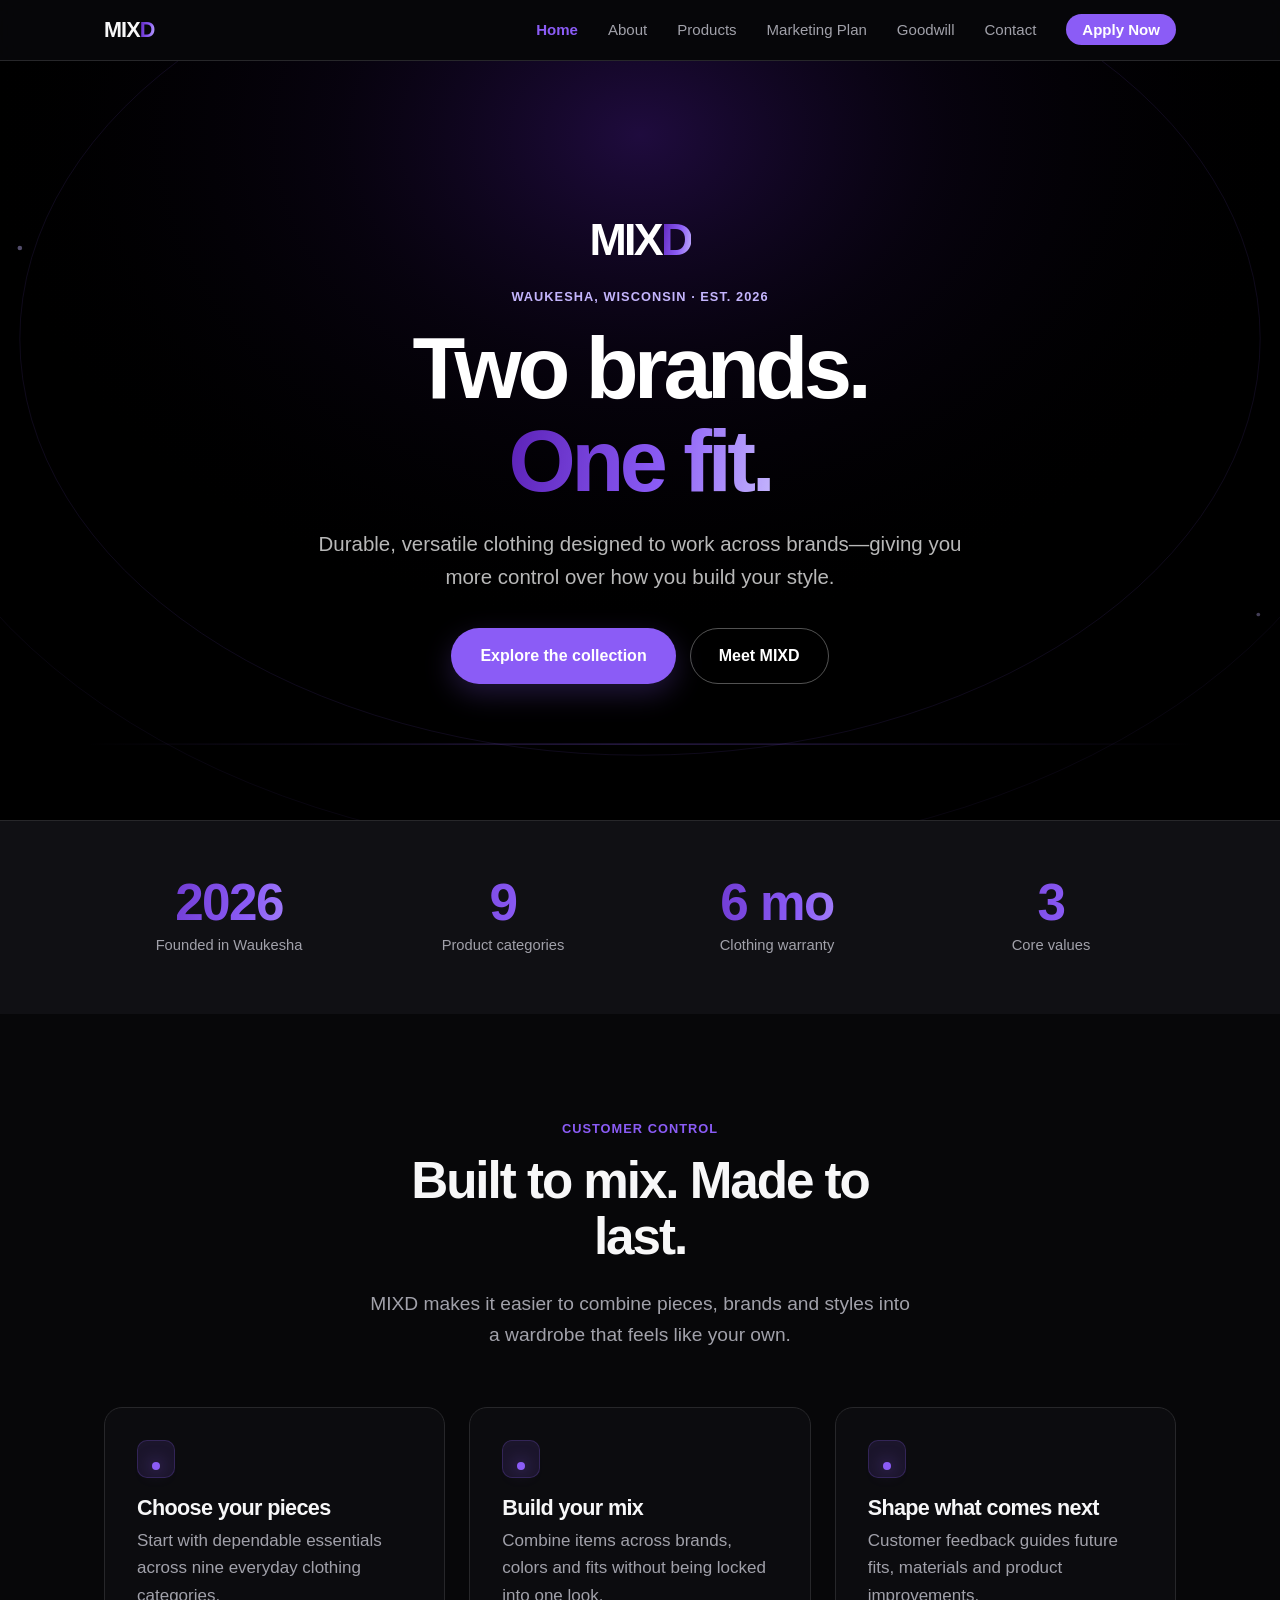
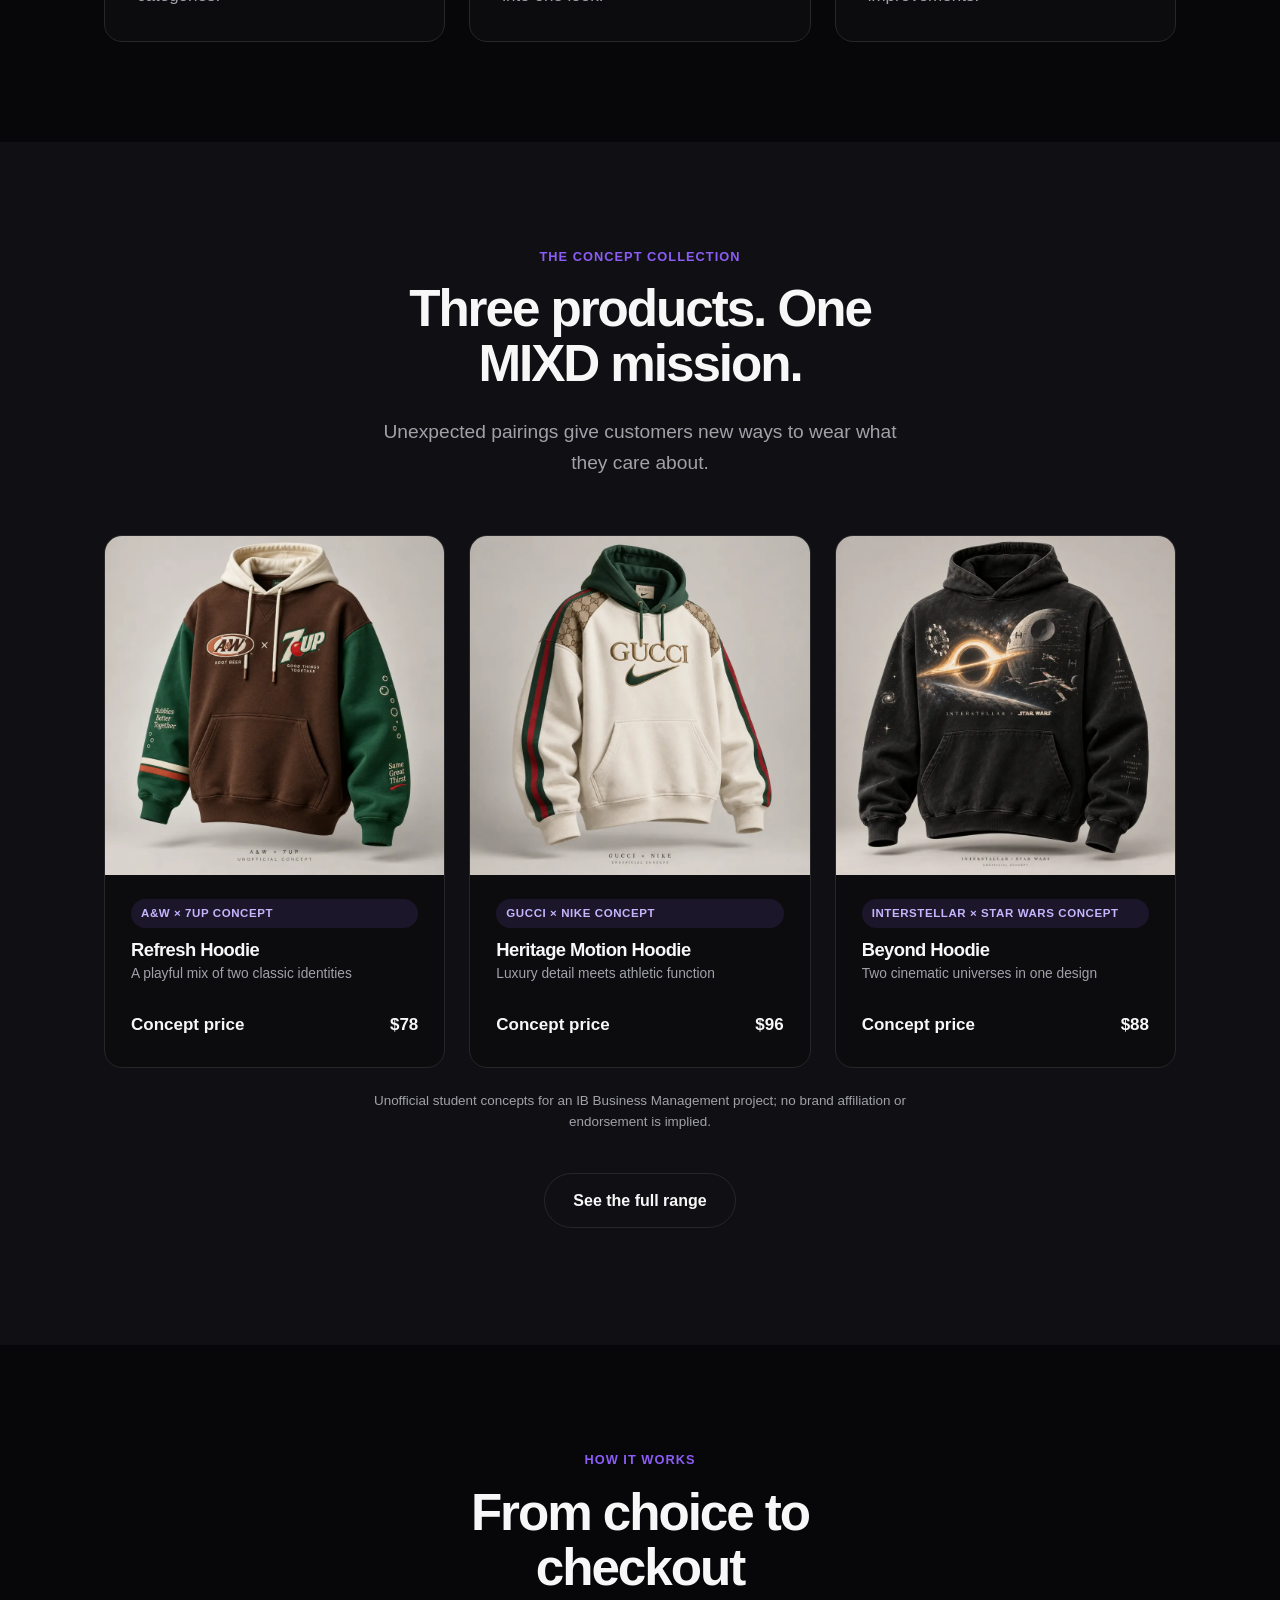
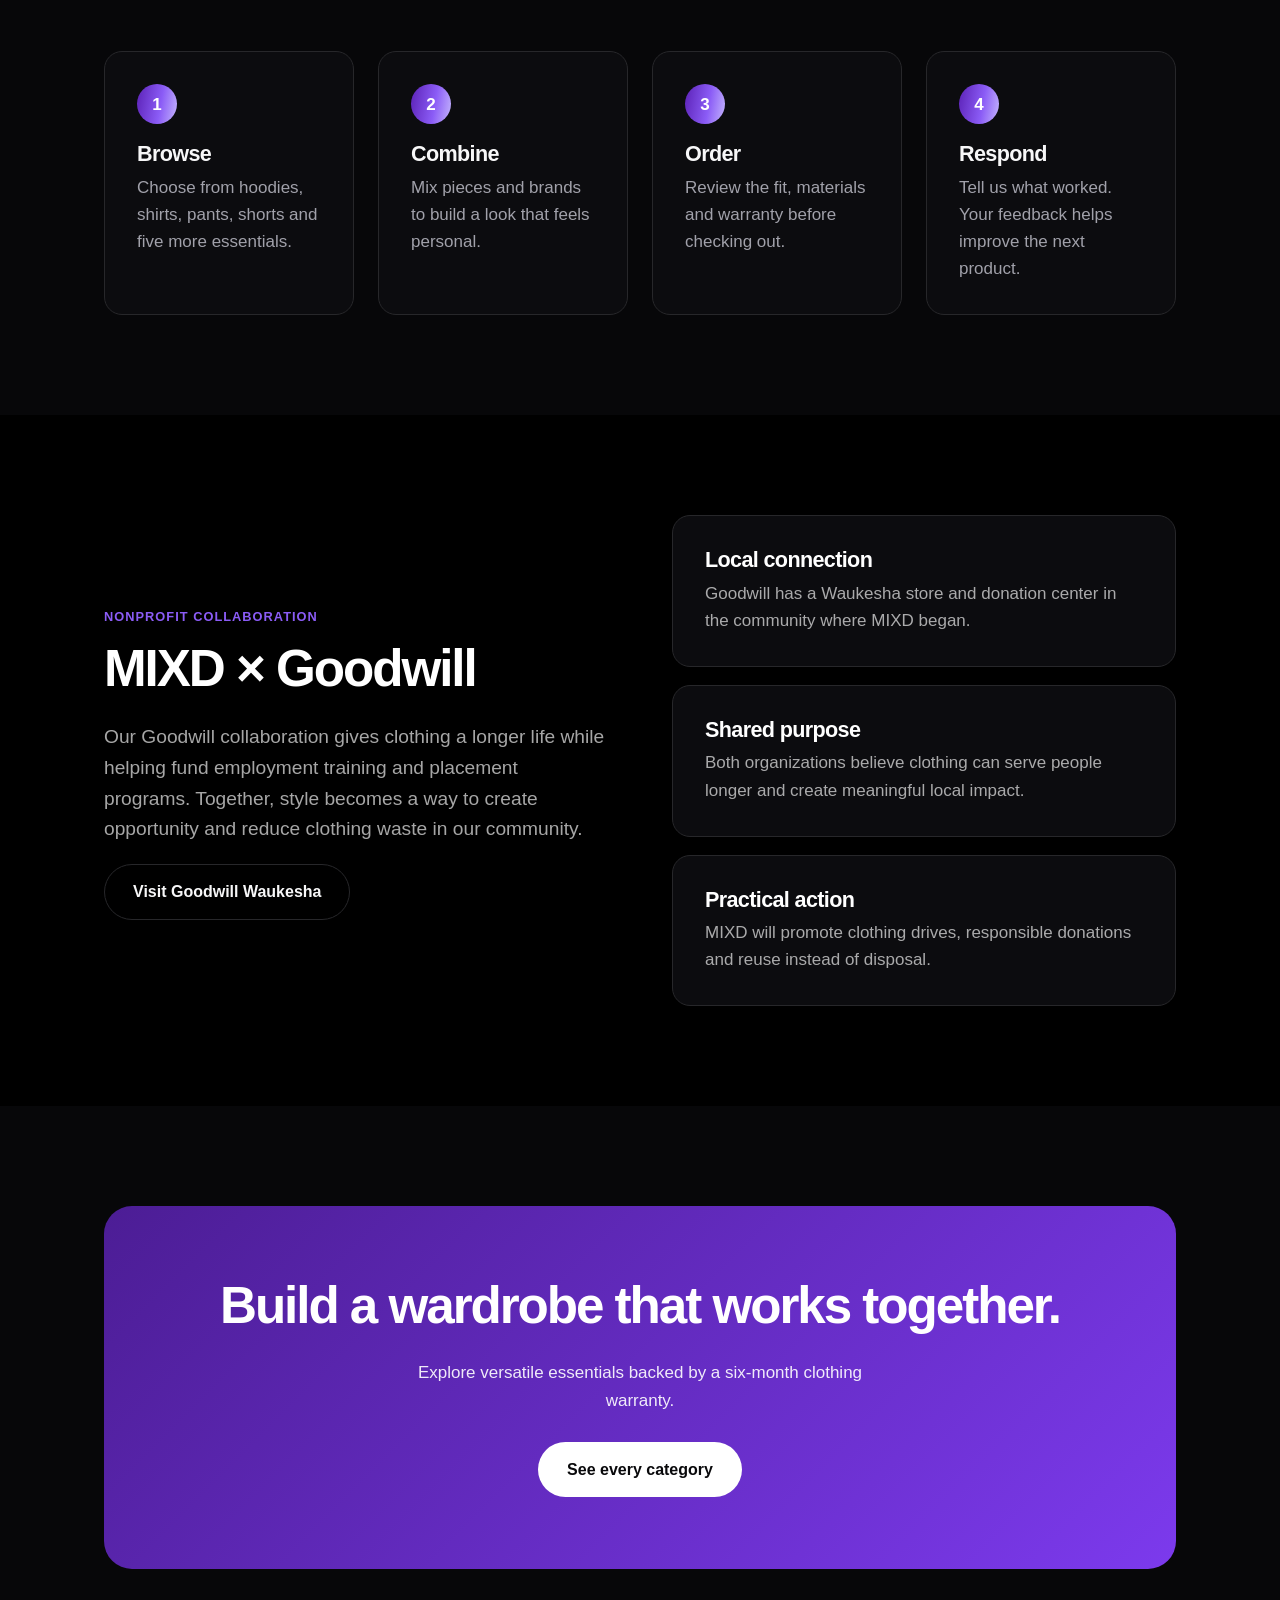
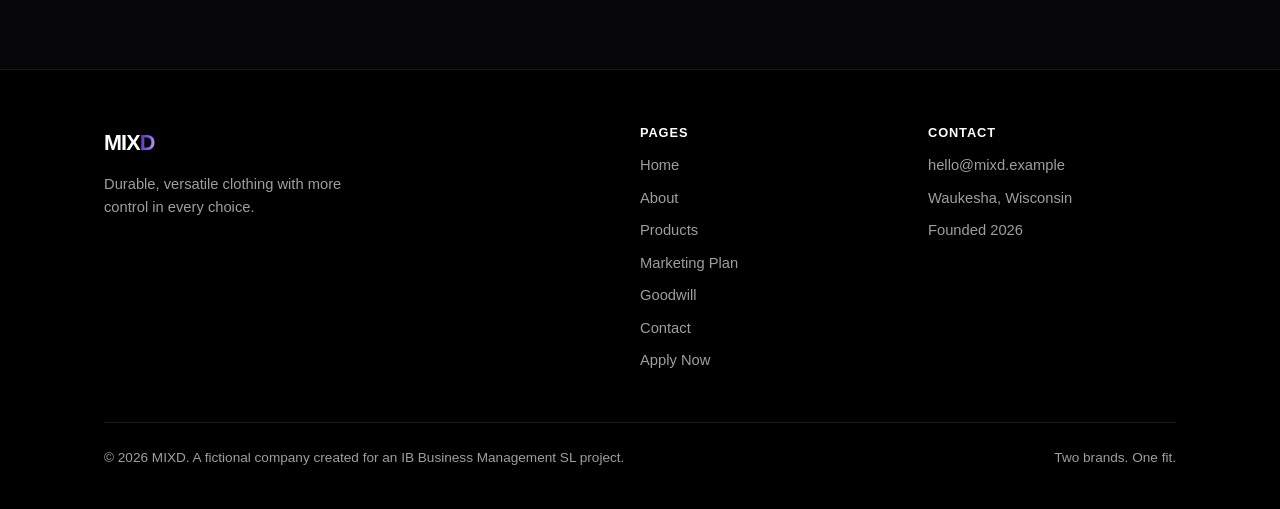
<file: index.html>
<!DOCTYPE html>
<!--
  ============================================================================
  MIXD — HOME PAGE  (index.html)
  ============================================================================
  This is the page people see first. Its filename must stay "index.html".

  HOW TO EDIT THIS PAGE (no coding knowledge needed):
    • Text you can change is between tags, like  <h1>Change me</h1>
    • Do NOT delete the angle brackets < > — they hold the page together
    • Anything inside an HTML comment is a note to you and is not shown
    • Every section below starts with a comment saying what it is

  The colours and fonts are NOT in this file. They are in css/style.css.
  ============================================================================
-->
<html lang="en">
<head>
  <meta charset="UTF-8">
  <meta name="viewport" content="width=device-width, initial-scale=1.0">
  <meta name="theme-color" content="#000000">

  <!-- The text shown in the browser tab -->
  <title>MIXD — Two Brands. One Fit.</title>

  <!-- The short description Google shows under the link -->
  <meta name="description" content="MIXD creates durable, versatile clothing that gives customers more control over how they mix brands and express their style.">

  <link rel="icon" href="visuals/exports/favicon.svg" type="image/svg+xml">
  <link rel="icon" href="visuals/exports/favicon-32.png" type="image/png" sizes="32x32">
  <meta property="og:image" content="https://clwx-31.github.io/mixd-website/visuals/exports/og-image.png">
  <meta property="og:image:width" content="1200">
  <meta property="og:image:height" content="630">
  <meta property="og:image:alt" content="MIXD — Two brands. One fit. Durable, versatile clothing from Waukesha, Wisconsin.">
  <meta name="twitter:card" content="summary_large_image">
  <meta name="twitter:image" content="https://clwx-31.github.io/mixd-website/visuals/exports/og-image.png">

  <!-- Loads the stylesheet that controls how everything looks -->
  <link rel="stylesheet" href="css/style.css">
</head>

<body>

  <!-- ======================================================================
       HEADER / NAVIGATION BAR
       Appears at the top of every page.
       TO RENAME A LINK: change the words between > and </a>
       IMPORTANT: this same block is copied into every .html file. If you
       change it here, copy it into the other pages too so they all match.
       ====================================================================== -->
  <header class="site-header">
    <div class="wrap nav">
      <a class="logo" href="index.html">MIX<span class="grad">D</span></a>

      <button class="nav-toggle" aria-label="Open menu" aria-expanded="false">☰</button>

      <ul class="nav-links">
        <li><a class="active" href="index.html">Home</a></li>
        <li><a href="about.html">About</a></li>
        <li><a href="products.html">Products</a></li>
        <li><a href="marketing.html">Marketing Plan</a></li>
        <li><a href="goodwill.html">Goodwill</a></li>
        <li><a href="contact.html">Contact</a></li>
        <li><a class="nav-cta" href="apply.html">Apply Now</a></li>
      </ul>
    </div>
  </header>

  <main>

    <!-- ====================================================================
         HERO — the big headline at the top of the page
         This is the first thing visitors read. Keep it short and punchy.
         ==================================================================== -->
    <section class="hero hero--home">
      <div class="wrap">
        <div class="hero-wordmark" role="img" aria-label="MIXD company logo">MIX<span class="grad">D</span></div>
        <span class="eyebrow">Waukesha, Wisconsin · Est. 2026</span>
        <h1>Two brands.<br><span class="grad">One fit.</span></h1>
        <p class="lead center">
          Durable, versatile clothing designed to work across brands—giving you
          more control over how you build your style.
        </p>
        <div class="hero-actions">
          <a class="btn btn-primary" href="products.html">Explore the collection</a>
          <a class="btn btn-ghost" href="about.html">Meet MIXD</a>
        </div>
      </div>
    </section>


    <!-- ====================================================================
         STATS BAR — four quick numbers that build credibility
         TO EDIT: change the number in .stat-num and the words below it.
         ==================================================================== -->
    <section class="section-soft reveal" style="padding: 56px 0;">
      <div class="wrap">
        <div class="stats">
          <div class="stat">
            <div class="stat-num grad">2026</div>
            <div class="stat-label">Founded in Waukesha</div>
          </div>
          <div class="stat">
            <div class="stat-num grad">9</div>
            <div class="stat-label">Product categories</div>
          </div>
          <div class="stat">
            <div class="stat-num grad">6 mo</div>
            <div class="stat-label">Clothing warranty</div>
          </div>
          <div class="stat">
            <div class="stat-num grad">3</div>
            <div class="stat-label">Core values</div>
          </div>
        </div>
      </div>
    </section>


    <!-- ====================================================================
         WHAT WE DO — three cards explaining the business in plain terms
         TO ADD A FOURTH CARD: copy one whole <article>...</article> block,
         paste it below the last one, then change "cols-3" above to "cols-4".
         ==================================================================== -->
    <section class="reveal">
      <div class="wrap">
        <div class="section-head">
          <span class="eyebrow">Customer control</span>
          <h2>Built to mix. Made to last.</h2>
          <p class="lead center">
            MIXD makes it easier to combine pieces, brands and styles into a wardrobe
            that feels like your own.
          </p>
        </div>

        <div class="grid cols-3">

          <!-- Card 1 -->
          <article class="card">
            <div class="card-icon">🤝</div>
            <h3>Choose your pieces</h3>
            <p>
              Start with dependable essentials across nine everyday clothing categories.
            </p>
          </article>

          <!-- Card 2 -->
          <article class="card">
            <div class="card-icon">✏️</div>
            <h3>Build your mix</h3>
            <p>
              Combine items across brands, colors and fits without being locked into one look.
            </p>
          </article>

          <!-- Card 3 -->
          <article class="card">
            <div class="card-icon">📦</div>
            <h3>Shape what comes next</h3>
            <p>
              Customer feedback guides future fits, materials and product improvements.
            </p>
          </article>

        </div>
      </div>
    </section>


    <!-- ====================================================================
         FEATURED PRODUCTS — three MIXD student concept collaborations
         ==================================================================== -->
    <section class="section-soft reveal">
      <div class="wrap">
        <div class="section-head">
          <span class="eyebrow">The concept collection</span>
          <h2>Three products. One MIXD mission.</h2>
          <p class="lead center">Unexpected pairings give customers new ways to wear what they care about.</p>
        </div>

        <div class="grid cols-3">

          <!-- Product 1 -->
          <article class="product">
            <div class="product-art product-art--photo">
              <img src="visuals/exports/products/aw-7up-refresh-hoodie.webp" alt="Brown, green and cream A&amp;W and 7UP concept hoodie" width="900" height="900">
            </div>
            <div class="product-body">
              <span class="tag">A&amp;W × 7UP concept</span>
              <h3 style="margin-top:12px;">Refresh Hoodie</h3>
              <p class="product-mix">A playful mix of two classic identities</p>
              <div class="product-price"><span>Concept price</span><span>$78</span></div>
            </div>
          </article>

          <!-- Product 2 -->
          <article class="product">
            <div class="product-art product-art--photo">
              <img src="visuals/exports/products/gucci-nike-heritage-hoodie.webp" alt="Cream and green Gucci and Nike concept hoodie" width="900" height="900">
            </div>
            <div class="product-body">
              <span class="tag">Gucci × Nike concept</span>
              <h3 style="margin-top:12px;">Heritage Motion Hoodie</h3>
              <p class="product-mix">Luxury detail meets athletic function</p>
              <div class="product-price"><span>Concept price</span><span>$96</span></div>
            </div>
          </article>

          <!-- Product 3 -->
          <article class="product">
            <div class="product-art product-art--photo">
              <img src="visuals/exports/products/interstellar-star-wars-beyond-hoodie.webp" alt="Black Interstellar and Star Wars space concept hoodie" width="900" height="900">
            </div>
            <div class="product-body">
              <span class="tag">Interstellar × Star Wars concept</span>
              <h3 style="margin-top:12px;">Beyond Hoodie</h3>
              <p class="product-mix">Two cinematic universes in one design</p>
              <div class="product-price"><span>Concept price</span><span>$88</span></div>
            </div>
          </article>

        </div>

        <p class="muted center" style="margin:22px auto 0; max-width:76ch; font-size:0.84rem;">
          Unofficial student concepts for an IB Business Management project; no brand affiliation or endorsement is implied.
        </p>

        <p class="center" style="margin-top:40px;">
          <a class="btn btn-ghost" href="products.html">See the full range</a>
        </p>
      </div>
    </section>


    <!-- ====================================================================
         HOW IT WORKS — numbered steps
         ==================================================================== -->
    <section class="reveal">
      <div class="wrap">
        <div class="section-head">
          <span class="eyebrow">How it works</span>
          <h2>From choice to checkout</h2>
        </div>

        <div class="grid cols-4">
          <div class="card">
            <div class="step-num">1</div>
            <h3>Browse</h3>
            <p>Choose from hoodies, shirts, pants, shorts and five more essentials.</p>
          </div>
          <div class="card">
            <div class="step-num">2</div>
            <h3>Combine</h3>
            <p>Mix pieces and brands to build a look that feels personal.</p>
          </div>
          <div class="card">
            <div class="step-num">3</div>
            <h3>Order</h3>
            <p>Review the fit, materials and warranty before checking out.</p>
          </div>
          <div class="card">
            <div class="step-num">4</div>
            <h3>Respond</h3>
            <p>Tell us what worked. Your feedback helps improve the next product.</p>
          </div>
        </div>
      </div>
    </section>


    <!-- ====================================================================
         SUSTAINABILITY / VALUES — dark band for visual contrast
         ==================================================================== -->
    <section class="section-dark reveal">
      <div class="wrap">
        <div class="split">
          <div>
            <span class="eyebrow">Nonprofit collaboration</span>
            <h2>MIXD × Goodwill</h2>
            <p class="lead">
              Our Goodwill collaboration gives clothing a longer life while helping fund
              employment training and placement programs. Together, style becomes a way
              to create opportunity and reduce clothing waste in our community.
            </p>
            <a class="btn btn-ghost" href="https://www.goodwillgreatermc.org/contact/all-locations/location-details/waukesha-store-and-donation-center" target="_blank" rel="noopener noreferrer">Visit Goodwill Waukesha</a>
          </div>
          <div class="grid" style="gap:18px;">
            <div class="card">
              <h3>Local connection</h3>
              <p>Goodwill has a Waukesha store and donation center in the community where MIXD began.</p>
            </div>
            <div class="card">
              <h3>Shared purpose</h3>
              <p>Both organizations believe clothing can serve people longer and create meaningful local impact.</p>
            </div>
            <div class="card">
              <h3>Practical action</h3>
              <p>MIXD will promote clothing drives, responsible donations and reuse instead of disposal.</p>
            </div>
          </div>
        </div>
      </div>
    </section>


    <!-- ====================================================================
         CALL TO ACTION — the coloured banner near the bottom
         ==================================================================== -->
    <section class="reveal">
      <div class="wrap">
        <div class="cta">
          <h2>Build a wardrobe that works together.</h2>
          <p>Explore versatile essentials backed by a six-month clothing warranty.</p>
          <a class="btn btn-light" href="products.html">See every category</a>
        </div>
      </div>
    </section>

  </main>


  <!-- ======================================================================
       FOOTER
       Also copied into every page — keep them matching.
       ====================================================================== -->
  <footer class="site-footer">
    <div class="wrap">
      <div class="footer-grid">
        <div>
          <a class="logo" href="index.html">MIX<span class="grad">D</span></a>
          <p style="margin-top:12px; max-width:34ch;">
            Durable, versatile clothing with more control in every choice.
          </p>
        </div>
        <div>
          <h4>Pages</h4>
          <ul>
            <li><a href="index.html">Home</a></li>
            <li><a href="about.html">About</a></li>
            <li><a href="products.html">Products</a></li>
            <li><a href="marketing.html">Marketing Plan</a></li>
            <li><a href="goodwill.html">Goodwill</a></li>
            <li><a href="contact.html">Contact</a></li>
            <li><a href="apply.html">Apply Now</a></li>
          </ul>
        </div>
        <div>
          <h4>Contact</h4>
          <ul>
            <li><a href="mailto:hello@mixd.example">hello@mixd.example</a></li>
            <li>Waukesha, Wisconsin</li>
            <li>Founded 2026</li>
          </ul>
        </div>
      </div>

      <div class="footer-bottom">
        <span>&copy; <span class="js-year">2026</span> MIXD. A fictional company created for an IB Business Management SL project.</span>
        <span>Two brands. One fit.</span>
      </div>
    </div>
  </footer>

  <!-- Loads the small script that runs the menu and scroll animations -->
  <script src="js/main.js"></script>
</body>
</html>
</file>
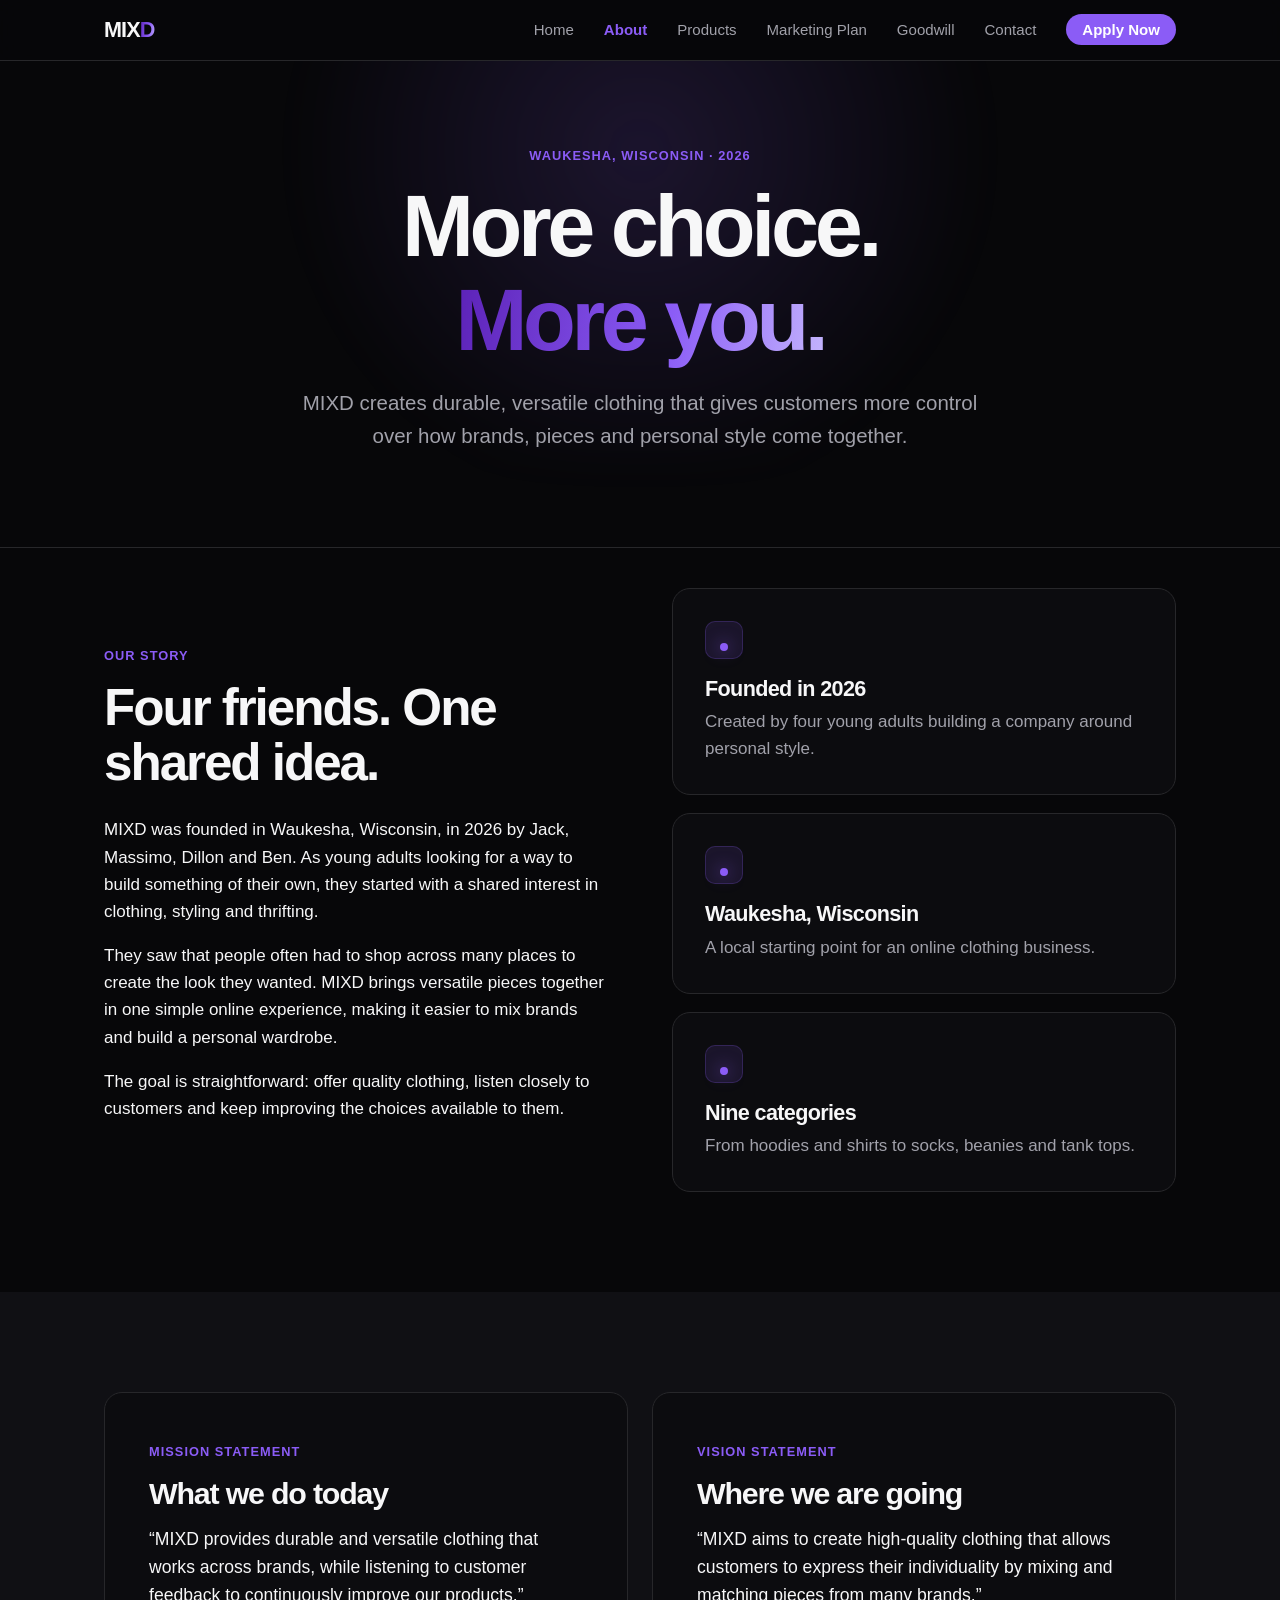
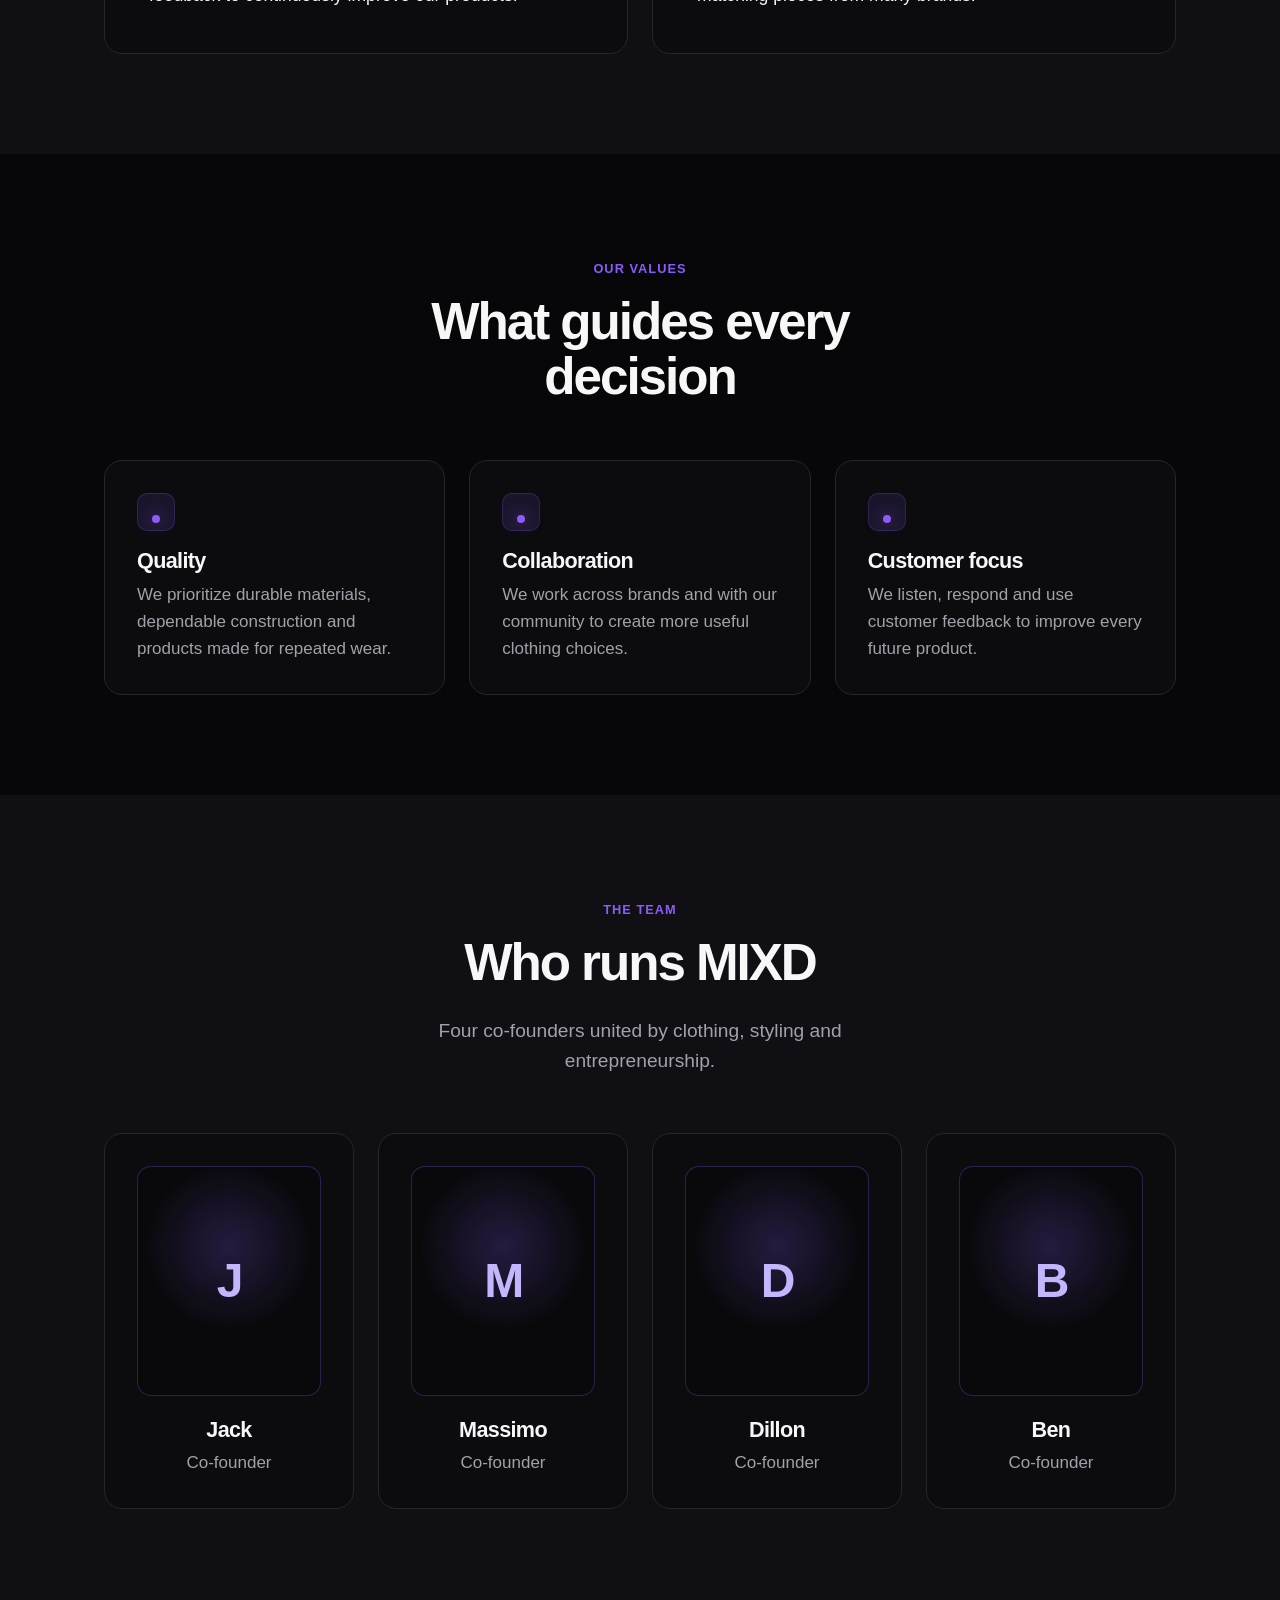
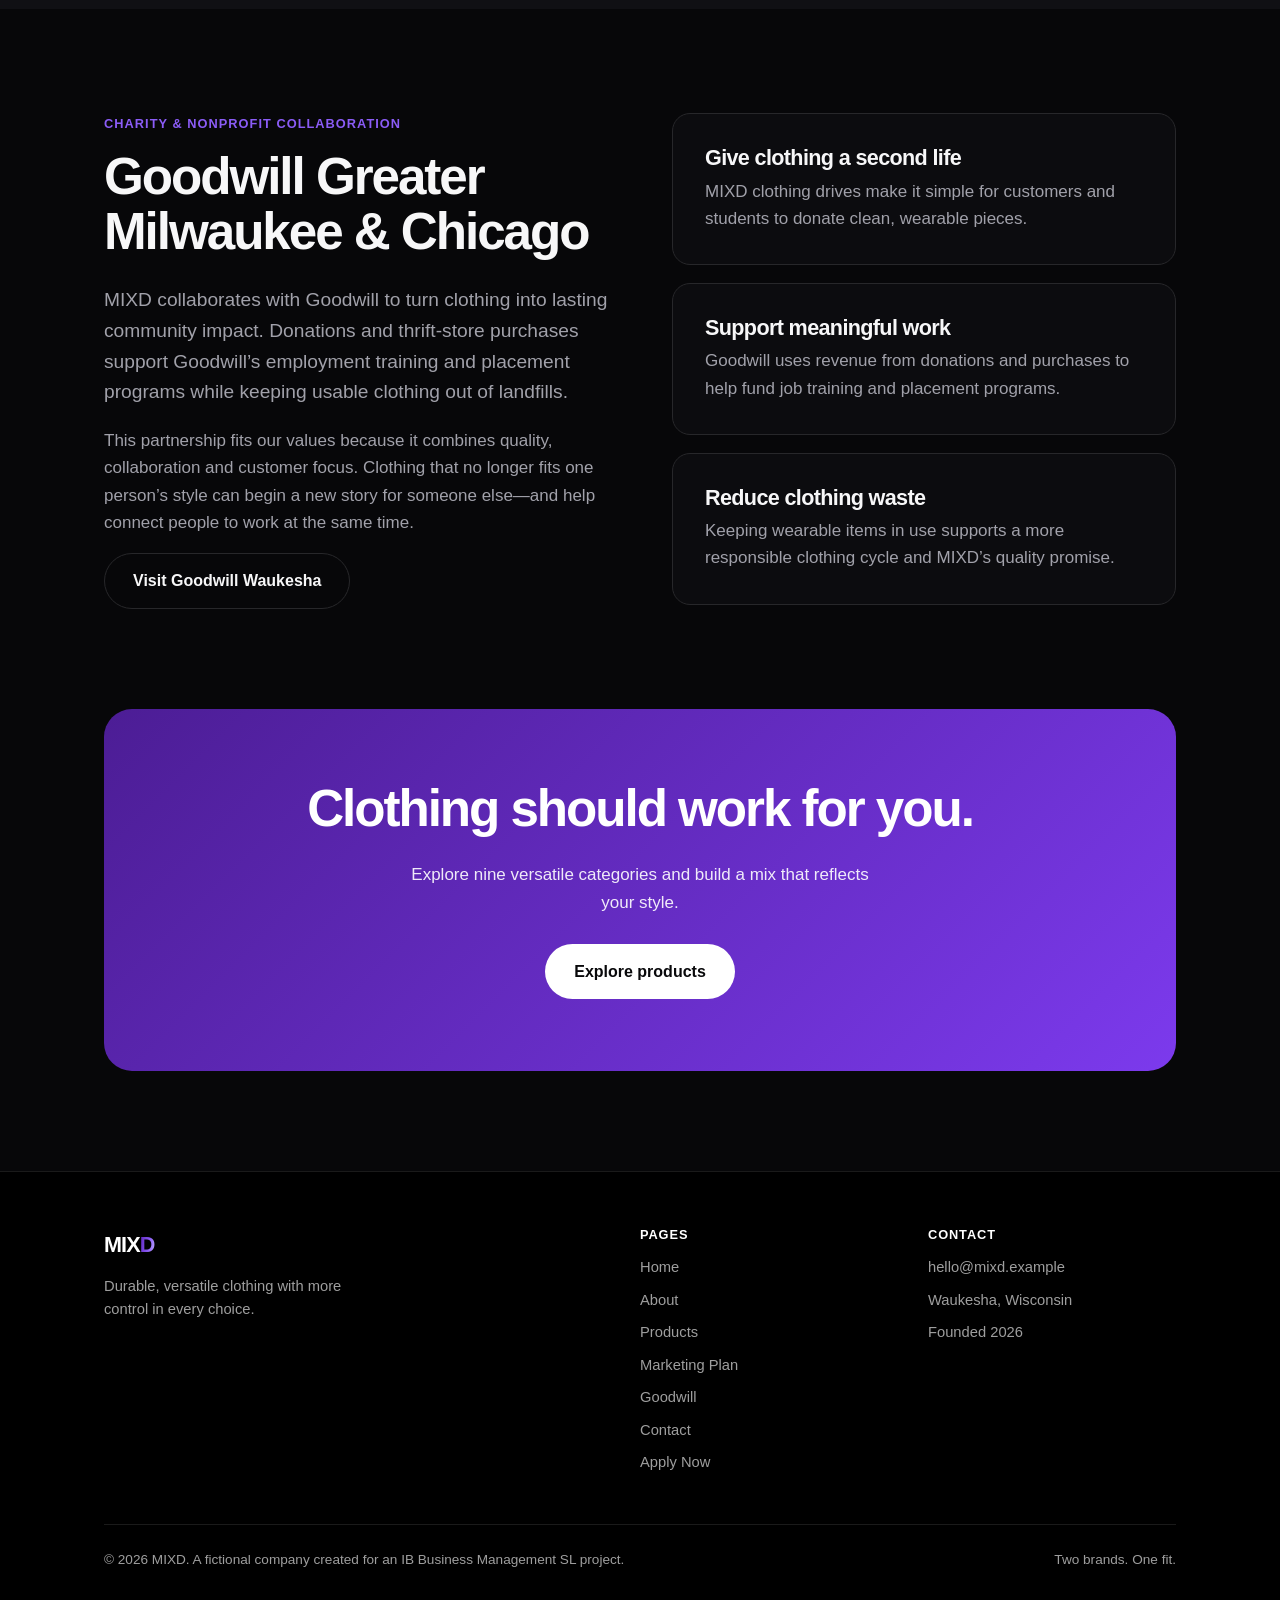
<file: about.html>
<!DOCTYPE html>
<!--
  ============================================================================
  MIXD — ABOUT / MISSION PAGE  (about.html)
  ============================================================================
  This page explains who the business is and what it stands for.
  Sections on this page: Story, Mission & Vision, Values, Team, Milestones.

  TO EDIT: change the words between the tags. Do not delete the < > brackets.
  ============================================================================
-->
<html lang="en">
<head>
  <meta charset="UTF-8">
  <meta name="viewport" content="width=device-width, initial-scale=1.0">
  <meta name="theme-color" content="#000000">
  <title>About MIXD — Our Mission</title>
  <meta name="description" content="Meet MIXD's founders and explore its mission, vision, core values and Goodwill nonprofit collaboration in Waukesha.">
  <link rel="icon" href="visuals/exports/favicon.svg" type="image/svg+xml">
  <link rel="icon" href="visuals/exports/favicon-32.png" type="image/png" sizes="32x32">
  <meta property="og:image" content="https://clwx-31.github.io/mixd-website/visuals/exports/og-image.png">
  <meta property="og:image:width" content="1200">
  <meta property="og:image:height" content="630">
  <meta property="og:image:alt" content="MIXD — Two brands. One fit. Durable, versatile clothing from Waukesha, Wisconsin.">
  <meta name="twitter:card" content="summary_large_image">
  <meta name="twitter:image" content="https://clwx-31.github.io/mixd-website/visuals/exports/og-image.png">
  <link rel="stylesheet" href="css/style.css">
</head>

<body>

  <!-- ======================= HEADER / NAVIGATION ======================= -->
  <header class="site-header">
    <div class="wrap nav">
      <a class="logo" href="index.html">MIX<span class="grad">D</span></a>
      <button class="nav-toggle" aria-label="Open menu" aria-expanded="false">☰</button>
      <ul class="nav-links">
        <li><a href="index.html">Home</a></li>
        <li><a class="active" href="about.html">About</a></li>
        <li><a href="products.html">Products</a></li>
        <li><a href="marketing.html">Marketing Plan</a></li>
        <li><a href="goodwill.html">Goodwill</a></li>
        <li><a href="contact.html">Contact</a></li>
        <li><a class="nav-cta" href="apply.html">Apply Now</a></li>
      </ul>
    </div>
  </header>

  <main>

    <!-- ====================================================================
         PAGE TITLE
         ==================================================================== -->
    <section class="hero" style="padding: 80px 0 60px;">
      <div class="wrap">
        <span class="eyebrow">Waukesha, Wisconsin · 2026</span>
        <h1>More choice.<br><span class="grad">More you.</span></h1>
        <p class="lead center">
          MIXD creates durable, versatile clothing that gives customers more control
          over how brands, pieces and personal style come together.
        </p>
      </div>
    </section>


    <!-- ====================================================================
         OUR STORY — text on the left, quick facts on the right
         ==================================================================== -->
    <section class="reveal" style="padding-top:40px;">
      <div class="wrap">
        <div class="split">
          <div>
            <span class="eyebrow">Our story</span>
            <h2>Four friends. One shared idea.</h2>
            <p>
              MIXD was founded in Waukesha, Wisconsin, in 2026 by Jack, Massimo,
              Dillon and Ben. As young adults looking for a way to build something of
              their own, they started with a shared interest in clothing, styling and thrifting.
            </p>
            <p>
              They saw that people often had to shop across many places to create the look
              they wanted. MIXD brings versatile pieces together in one simple online
              experience, making it easier to mix brands and build a personal wardrobe.
            </p>
            <p>
              The goal is straightforward: offer quality clothing, listen closely to
              customers and keep improving the choices available to them.
            </p>
          </div>

          <div class="grid" style="gap:18px;">
            <div class="card">
              <div class="card-icon">📅</div>
              <h3>Founded in 2026</h3>
              <p>Created by four young adults building a company around personal style.</p>
            </div>
            <div class="card">
              <div class="card-icon">👕</div>
              <h3>Waukesha, Wisconsin</h3>
              <p>A local starting point for an online clothing business.</p>
            </div>
            <div class="card">
              <div class="card-icon">🌍</div>
              <h3>Nine categories</h3>
              <p>From hoodies and shirts to socks, beanies and tank tops.</p>
            </div>
          </div>
        </div>
      </div>
    </section>


    <!-- ====================================================================
         MISSION AND VISION
         In IB Business Management, a MISSION statement says what the business
         does now; a VISION statement says what it wants to become.
         ==================================================================== -->
    <section class="section-soft reveal">
      <div class="wrap">
        <div class="grid cols-2">

          <div class="card" style="padding:44px;">
            <span class="eyebrow">Mission statement</span>
            <h2 style="font-size:1.9rem;">What we do today</h2>
            <p style="font-size:1.1rem; color:var(--ink);">
              “MIXD provides durable and versatile clothing that works across brands,
              while listening to customer feedback to continuously improve our products.”
            </p>
          </div>

          <div class="card" style="padding:44px;">
            <span class="eyebrow">Vision statement</span>
            <h2 style="font-size:1.9rem;">Where we are going</h2>
            <p style="font-size:1.1rem; color:var(--ink);">
              “MIXD aims to create high-quality clothing that allows customers to express
              their individuality by mixing and matching pieces from many brands.”
            </p>
          </div>

        </div>
      </div>
    </section>


    <!-- ====================================================================
         OUR VALUES — three cards
         ==================================================================== -->
    <section class="reveal">
      <div class="wrap">
        <div class="section-head">
          <span class="eyebrow">Our values</span>
          <h2>What guides every decision</h2>
        </div>

        <div class="grid cols-3">
          <div class="card">
            <div class="card-icon">🎯</div>
            <h3>Quality</h3>
            <p>We prioritize durable materials, dependable construction and products made for repeated wear.</p>
          </div>
          <div class="card">
            <div class="card-icon">🌱</div>
            <h3>Collaboration</h3>
            <p>We work across brands and with our community to create more useful clothing choices.</p>
          </div>
          <div class="card">
            <div class="card-icon">💬</div>
            <h3>Customer focus</h3>
            <p>We listen, respond and use customer feedback to improve every future product.</p>
          </div>
        </div>
      </div>
    </section>


    <!-- ====================================================================
         THE TEAM
         Replace each .team-photo placeholder with a real team image when supplied.
         ==================================================================== -->
    <section class="section-soft reveal">
      <div class="wrap">
        <div class="section-head">
          <span class="eyebrow">The team</span>
          <h2>Who runs MIXD</h2>
          <p class="lead center">Four co-founders united by clothing, styling and entrepreneurship.</p>
        </div>

        <div class="grid cols-4">
          <div class="card center">
            <div class="team-photo" role="img" aria-label="Photo placeholder for Jack">J</div>
            <h3>Jack</h3>
            <p>Co-founder</p>
          </div>
          <div class="card center">
            <div class="team-photo" role="img" aria-label="Photo placeholder for Massimo">M</div>
            <h3>Massimo</h3>
            <p>Co-founder</p>
          </div>
          <div class="card center">
            <div class="team-photo" role="img" aria-label="Photo placeholder for Dillon">D</div>
            <h3>Dillon</h3>
            <p>Co-founder</p>
          </div>
          <div class="card center">
            <div class="team-photo" role="img" aria-label="Photo placeholder for Ben">B</div>
            <h3>Ben</h3>
            <p>Co-founder</p>
          </div>
        </div>
      </div>
    </section>


    <!-- ====================================================================
         NONPROFIT COLLABORATION
         ==================================================================== -->
    <section class="reveal">
      <div class="wrap">
        <div class="split">
          <div>
            <span class="eyebrow">Charity &amp; nonprofit collaboration</span>
            <h2>Goodwill Greater Milwaukee &amp; Chicago</h2>
            <p class="lead">
              MIXD collaborates with Goodwill to turn clothing into lasting community impact.
              Donations and thrift-store purchases support Goodwill’s employment training and
              placement programs while keeping usable clothing out of landfills.
            </p>
            <p class="muted">
              This partnership fits our values because it combines quality, collaboration and
              customer focus. Clothing that no longer fits one person’s style can begin a new
              story for someone else—and help connect people to work at the same time.
            </p>
            <a class="btn btn-ghost" href="https://www.goodwillgreatermc.org/contact/all-locations/location-details/waukesha-store-and-donation-center" target="_blank" rel="noopener noreferrer">Visit Goodwill Waukesha</a>
          </div>
          <div class="grid" style="gap:18px;">
            <div class="card">
              <h3>Give clothing a second life</h3>
              <p>MIXD clothing drives make it simple for customers and students to donate clean, wearable pieces.</p>
            </div>
            <div class="card">
              <h3>Support meaningful work</h3>
              <p>Goodwill uses revenue from donations and purchases to help fund job training and placement programs.</p>
            </div>
            <div class="card">
              <h3>Reduce clothing waste</h3>
              <p>Keeping wearable items in use supports a more responsible clothing cycle and MIXD’s quality promise.</p>
            </div>
          </div>
        </div>
      </div>
    </section>


    <!-- ====================================================================
         CALL TO ACTION
         ==================================================================== -->
    <section style="padding-top:0;">
      <div class="wrap">
        <div class="cta reveal">
          <h2>Clothing should work for you.</h2>
          <p>Explore nine versatile categories and build a mix that reflects your style.</p>
          <a class="btn btn-light" href="products.html">Explore products</a>
        </div>
      </div>
    </section>

  </main>

  <!-- ============================= FOOTER ============================= -->
  <footer class="site-footer">
    <div class="wrap">
      <div class="footer-grid">
        <div>
          <a class="logo" href="index.html">MIX<span class="grad">D</span></a>
          <p style="margin-top:12px; max-width:34ch;">
            Durable, versatile clothing with more control in every choice.
          </p>
        </div>
        <div>
          <h4>Pages</h4>
          <ul>
            <li><a href="index.html">Home</a></li>
            <li><a href="about.html">About</a></li>
            <li><a href="products.html">Products</a></li>
            <li><a href="marketing.html">Marketing Plan</a></li>
            <li><a href="goodwill.html">Goodwill</a></li>
            <li><a href="contact.html">Contact</a></li>
            <li><a href="apply.html">Apply Now</a></li>
          </ul>
        </div>
        <div>
          <h4>Contact</h4>
          <ul>
            <li><a href="mailto:hello@mixd.example">hello@mixd.example</a></li>
            <li>Waukesha, Wisconsin</li>
            <li>Founded 2026</li>
          </ul>
        </div>
      </div>
      <div class="footer-bottom">
        <span>&copy; <span class="js-year">2026</span> MIXD. A fictional company created for an IB Business Management SL project.</span>
        <span>Two brands. One fit.</span>
      </div>
    </div>
  </footer>

  <script src="js/main.js"></script>
</body>
</html>
</file>
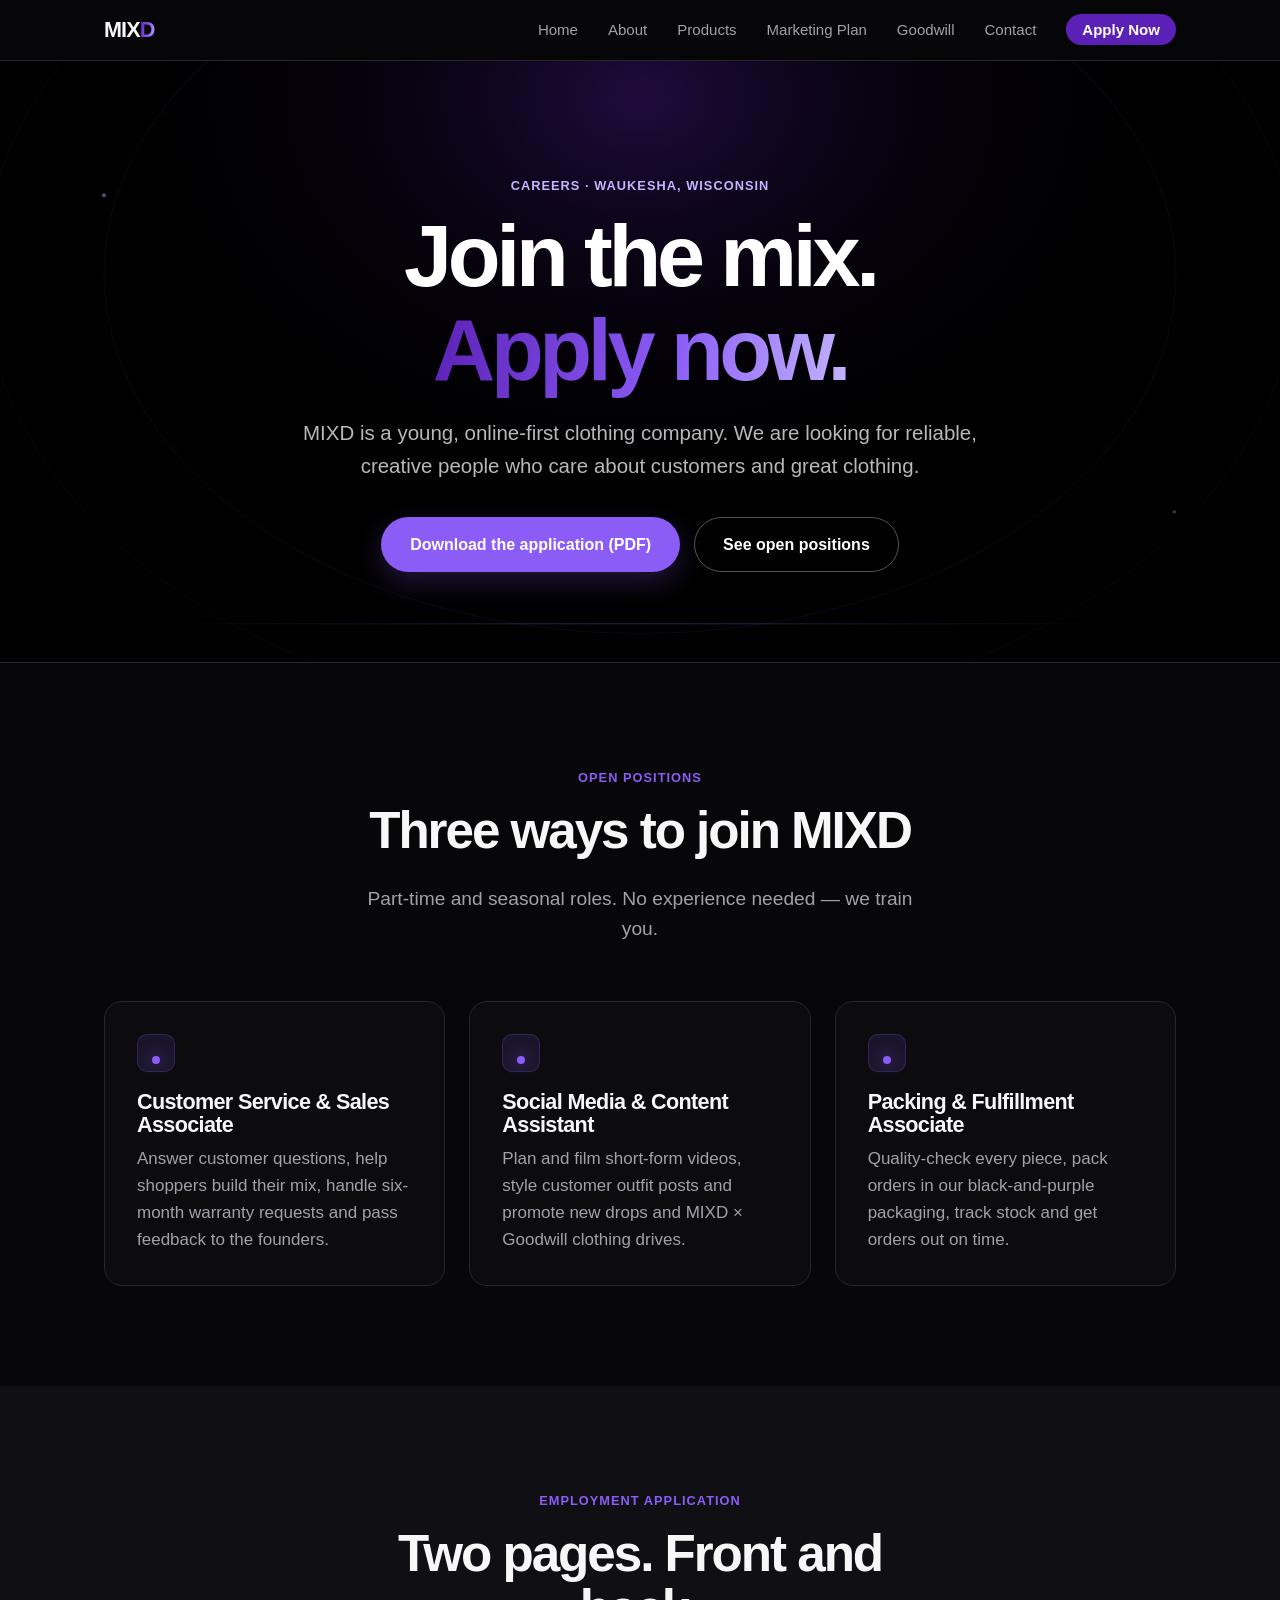
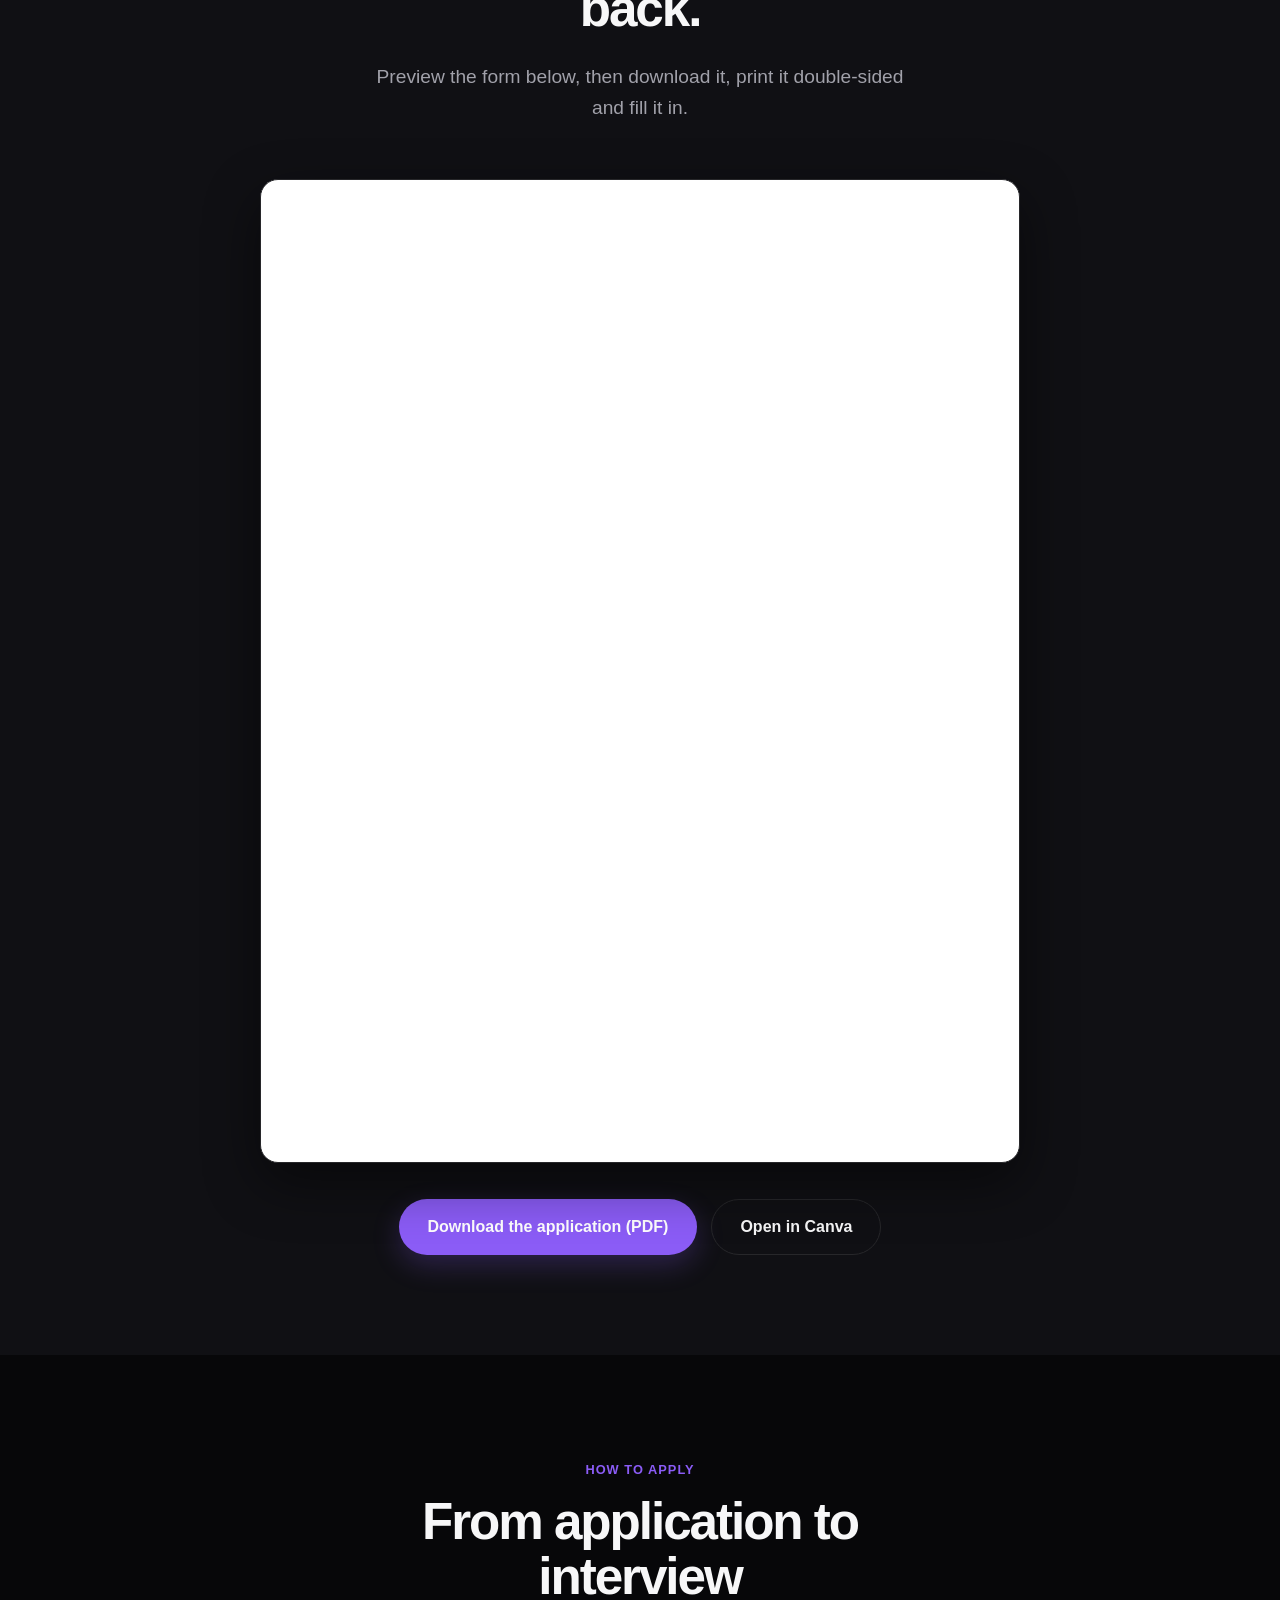
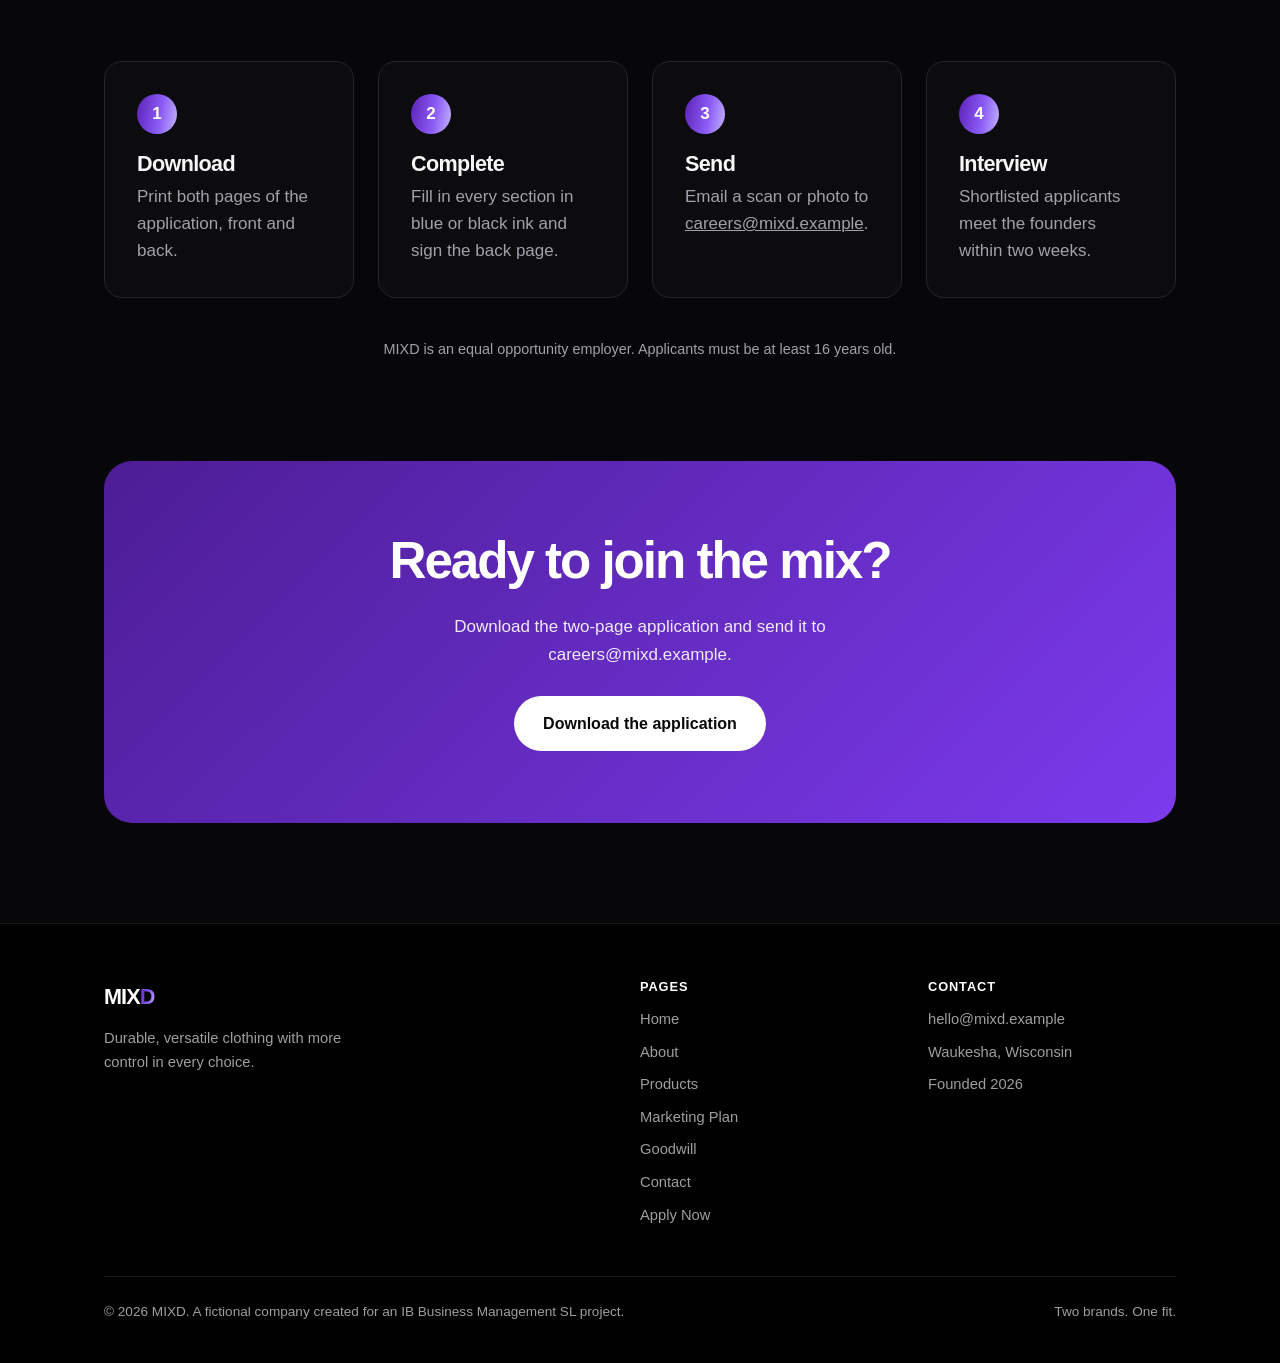
<file: apply.html>
<!DOCTYPE html>
<!--
  ============================================================================
  MIXD — APPLY NOW / CAREERS PAGE  (apply.html)
  ============================================================================
  Open jobs at MIXD and the two-page employment application.

  The application itself was designed in Canva. Two things come from there:
    • The live preview below (the <iframe>) — Canva → Share → More → Embed
    • files/mixd-employment-application.pdf — Canva → Share → Download → PDF Print
  If the Canva design changes, download the PDF again and replace that file.
  ============================================================================
-->
<html lang="en">
<head>
  <meta charset="UTF-8">
  <meta name="viewport" content="width=device-width, initial-scale=1.0">
  <meta name="theme-color" content="#000000">
  <title>Apply Now — Careers at MIXD</title>
  <meta name="description" content="Join MIXD in Waukesha. See open roles in customer service, social media and order fulfillment, and download the two-page employment application.">
  <link rel="icon" href="visuals/exports/favicon.svg" type="image/svg+xml">
  <link rel="icon" href="visuals/exports/favicon-32.png" type="image/png" sizes="32x32">
  <meta property="og:image" content="https://clwx-31.github.io/mixd-website/visuals/exports/og-image.png">
  <meta property="og:image:width" content="1200">
  <meta property="og:image:height" content="630">
  <meta property="og:image:alt" content="MIXD — Two brands. One fit. Durable, versatile clothing from Waukesha, Wisconsin.">
  <meta name="twitter:card" content="summary_large_image">
  <meta name="twitter:image" content="https://clwx-31.github.io/mixd-website/visuals/exports/og-image.png">
  <link rel="stylesheet" href="css/style.css">
</head>

<body>

  <!-- ======================= HEADER / NAVIGATION ======================= -->
  <header class="site-header">
    <div class="wrap nav">
      <a class="logo" href="index.html">MIX<span class="grad">D</span></a>
      <button class="nav-toggle" aria-label="Open menu" aria-expanded="false">☰</button>
      <ul class="nav-links">
        <li><a href="index.html">Home</a></li>
        <li><a href="about.html">About</a></li>
        <li><a href="products.html">Products</a></li>
        <li><a href="marketing.html">Marketing Plan</a></li>
        <li><a href="goodwill.html">Goodwill</a></li>
        <li><a href="contact.html">Contact</a></li>
        <li><a class="nav-cta active" href="apply.html">Apply Now</a></li>
      </ul>
    </div>
  </header>

  <main>

    <!-- ============================= HERO ============================= -->
    <section class="hero hero--home" style="min-height:560px;">
      <div class="wrap">
        <span class="eyebrow">Careers · Waukesha, Wisconsin</span>
        <h1>Join the mix.<br><span class="grad">Apply now.</span></h1>
        <p class="lead center">
          MIXD is a young, online-first clothing company. We are looking for
          reliable, creative people who care about customers and great clothing.
        </p>
        <div class="hero-actions">
          <a class="btn btn-primary" href="files/mixd-employment-application.pdf" download>Download the application (PDF)</a>
          <a class="btn btn-ghost" href="#positions">See open positions</a>
        </div>
      </div>
    </section>

    <!-- ======================== OPEN POSITIONS ========================
         TO ADD A ROLE: copy one whole <article>...</article> block. Add the
         same role to the "Position applying for" box in the Canva design too.
         ================================================================ -->
    <section class="reveal" id="positions">
      <div class="wrap">
        <div class="section-head">
          <span class="eyebrow">Open positions</span>
          <h2>Three ways to join MIXD</h2>
          <p class="lead center">Part-time and seasonal roles. No experience needed — we train you.</p>
        </div>

        <div class="grid cols-3">
          <article class="card">
            <div class="card-icon">01</div>
            <h3>Customer Service &amp; Sales Associate</h3>
            <p>Answer customer questions, help shoppers build their mix, handle six-month warranty requests and pass feedback to the founders.</p>
          </article>
          <article class="card">
            <div class="card-icon">02</div>
            <h3>Social Media &amp; Content Assistant</h3>
            <p>Plan and film short-form videos, style customer outfit posts and promote new drops and MIXD × Goodwill clothing drives.</p>
          </article>
          <article class="card">
            <div class="card-icon">03</div>
            <h3>Packing &amp; Fulfillment Associate</h3>
            <p>Quality-check every piece, pack orders in our black-and-purple packaging, track stock and get orders out on time.</p>
          </article>
        </div>
      </div>
    </section>

    <!-- ===================== THE APPLICATION (CANVA) ===================== -->
    <section class="section-soft reveal" id="application">
      <div class="wrap">
        <div class="section-head">
          <span class="eyebrow">Employment application</span>
          <h2>Two pages. Front and back.</h2>
          <p class="lead center">Preview the form below, then download it, print it double-sided and fill it in.</p>
        </div>

        <div class="canva-embed">
          <iframe loading="lazy" src="https://www.canva.com/design/DAHYv7oI5gM/TymmMRmLfaLVpqwgap9UOQ/view?embed" title="MIXD employment application, designed in Canva" allowfullscreen allow="fullscreen"></iframe>
        </div>

        <div class="hero-actions" style="margin-top:36px;">
          <a class="btn btn-primary" href="files/mixd-employment-application.pdf" download>Download the application (PDF)</a>
          <a class="btn btn-ghost" href="https://www.canva.com/design/DAHYv7oI5gM/TymmMRmLfaLVpqwgap9UOQ/view" target="_blank" rel="noopener noreferrer">Open in Canva</a>
        </div>
      </div>
    </section>

    <!-- ========================= HOW TO APPLY ========================= -->
    <section class="reveal">
      <div class="wrap">
        <div class="section-head">
          <span class="eyebrow">How to apply</span>
          <h2>From application to interview</h2>
        </div>

        <div class="grid cols-4">
          <div class="card">
            <div class="step-num">1</div>
            <h3>Download</h3>
            <p>Print both pages of the application, front and back.</p>
          </div>
          <div class="card">
            <div class="step-num">2</div>
            <h3>Complete</h3>
            <p>Fill in every section in blue or black ink and sign the back page.</p>
          </div>
          <div class="card">
            <div class="step-num">3</div>
            <h3>Send</h3>
            <p>Email a scan or photo to <a href="mailto:careers@mixd.example">careers@mixd.example</a>.</p>
          </div>
          <div class="card">
            <div class="step-num">4</div>
            <h3>Interview</h3>
            <p>Shortlisted applicants meet the founders within two weeks.</p>
          </div>
        </div>

        <p class="muted center" style="margin:40px auto 0; max-width:70ch; font-size:0.9rem;">
          MIXD is an equal opportunity employer. Applicants must be at least 16 years old.
        </p>
      </div>
    </section>

    <!-- ============================ CTA ================================ -->
    <section style="padding-top:0;">
      <div class="wrap">
        <div class="cta reveal">
          <h2>Ready to join the mix?</h2>
          <p>Download the two-page application and send it to careers@mixd.example.</p>
          <a class="btn btn-light" href="files/mixd-employment-application.pdf" download>Download the application</a>
        </div>
      </div>
    </section>

  </main>

  <!-- ============================= FOOTER ============================= -->
  <footer class="site-footer">
    <div class="wrap">
      <div class="footer-grid">
        <div>
          <a class="logo" href="index.html">MIX<span class="grad">D</span></a>
          <p style="margin-top:12px; max-width:34ch;">Durable, versatile clothing with more control in every choice.</p>
        </div>
        <div>
          <h4>Pages</h4>
          <ul>
            <li><a href="index.html">Home</a></li>
            <li><a href="about.html">About</a></li>
            <li><a href="products.html">Products</a></li>
            <li><a href="marketing.html">Marketing Plan</a></li>
            <li><a href="goodwill.html">Goodwill</a></li>
            <li><a href="contact.html">Contact</a></li>
            <li><a href="apply.html">Apply Now</a></li>
          </ul>
        </div>
        <div>
          <h4>Contact</h4>
          <ul>
            <li><a href="mailto:hello@mixd.example">hello@mixd.example</a></li>
            <li>Waukesha, Wisconsin</li>
            <li>Founded 2026</li>
          </ul>
        </div>
      </div>
      <div class="footer-bottom">
        <span>&copy; <span class="js-year">2026</span> MIXD. A fictional company created for an IB Business Management SL project.</span>
        <span>Two brands. One fit.</span>
      </div>
    </div>
  </footer>

  <script src="js/main.js"></script>
</body>
</html>
</file>
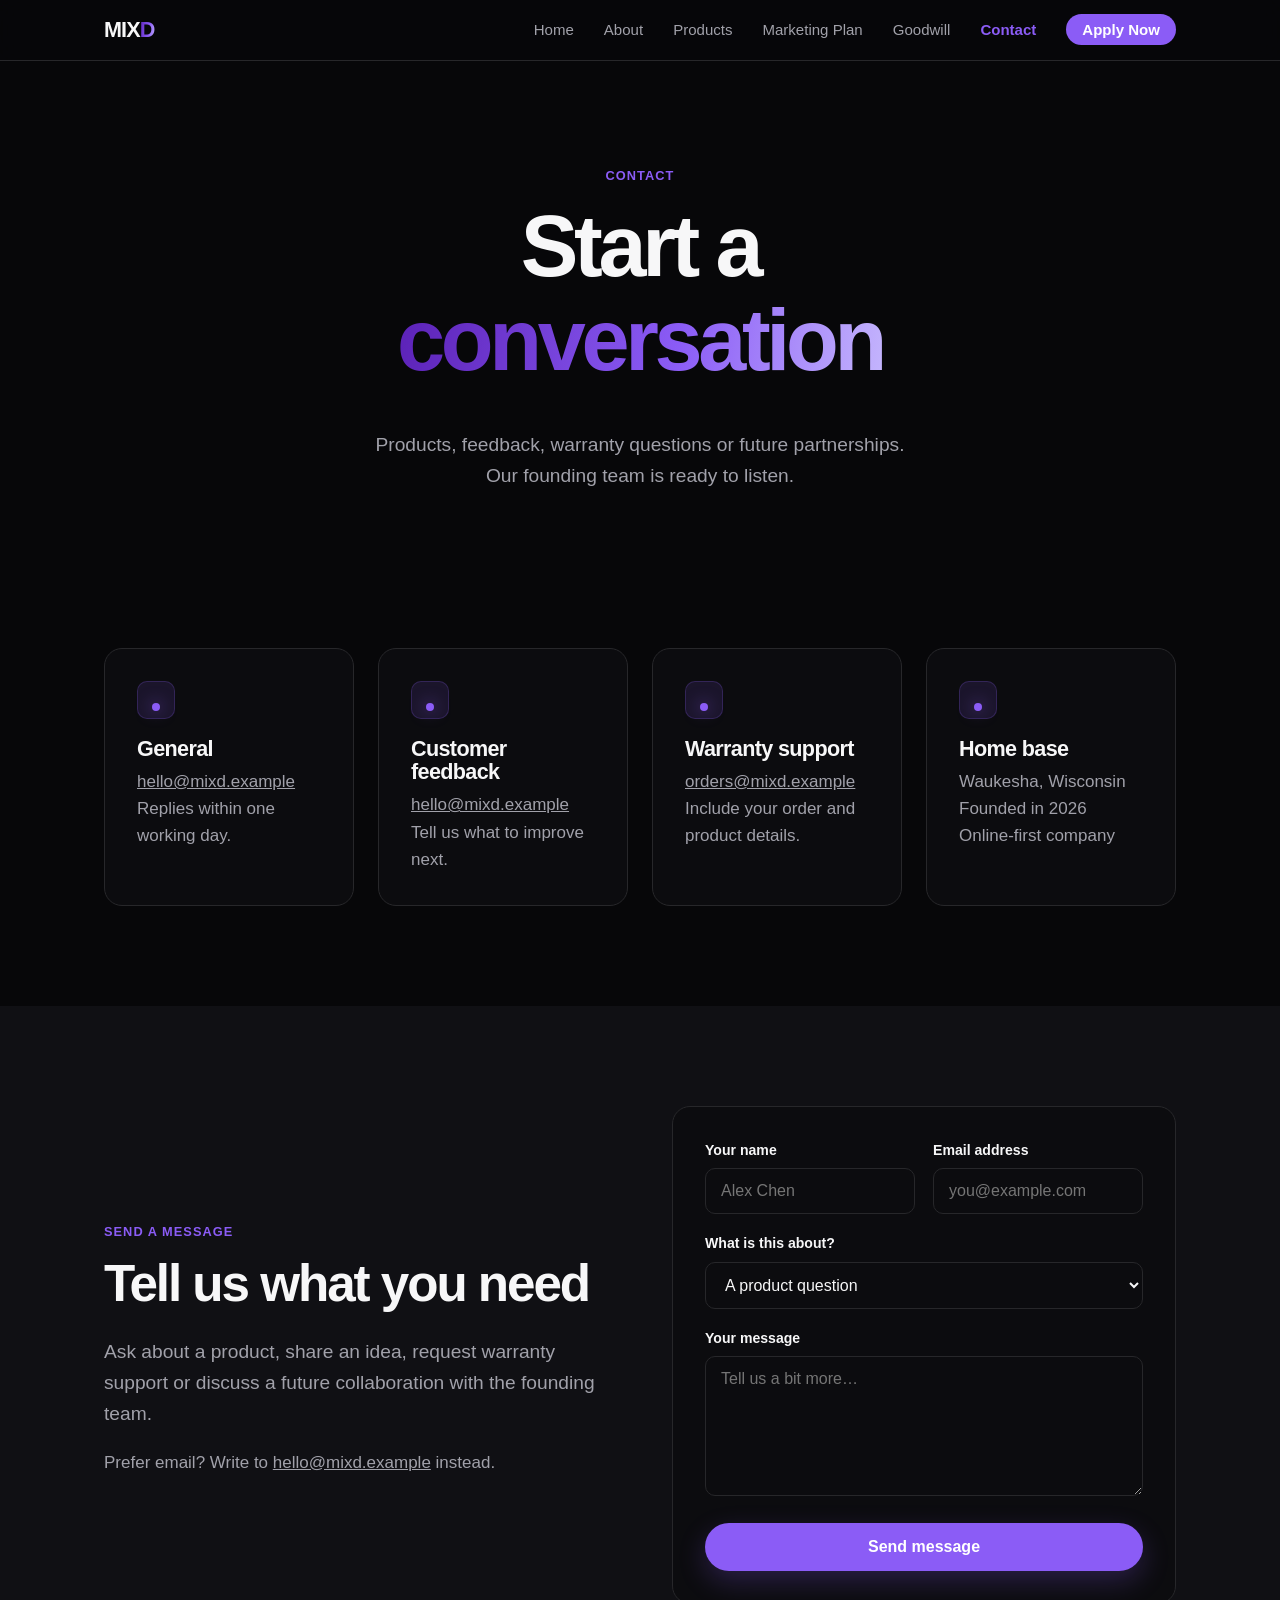
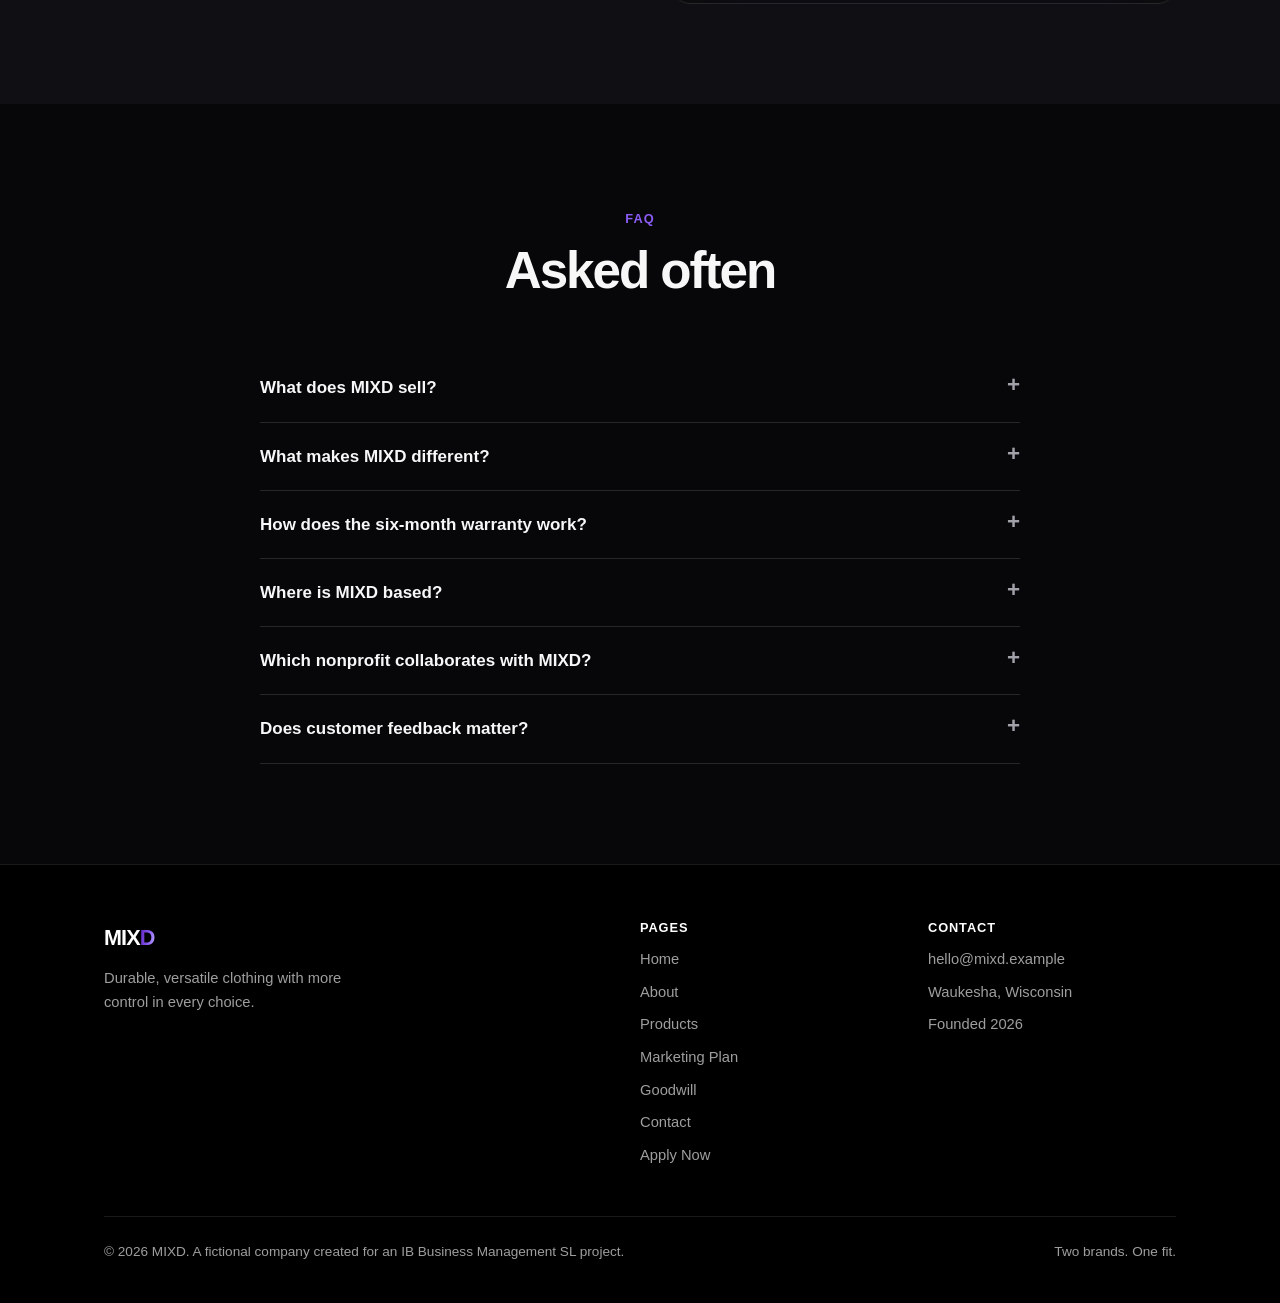
<file: contact.html>
<!DOCTYPE html>
<!--
  ============================================================================
  MIXD — CONTACT PAGE  (contact.html)
  ============================================================================
  Sections on this page: contact details, the message form, and FAQs.

  ABOUT THE FORM: this is a school project with no server behind it, so the
  form shows a thank-you message instead of really sending an email.
  If you ever want it to send for real, the instructions are inside js/main.js.

  TO EDIT: change the words between the tags. Do not delete the < > brackets.
  ============================================================================
-->
<html lang="en">
<head>
  <meta charset="UTF-8">
  <meta name="viewport" content="width=device-width, initial-scale=1.0">
  <meta name="theme-color" content="#000000">
  <title>Contact MIXD</title>
  <meta name="description" content="Contact the MIXD team in Waukesha about products, feedback, orders, warranty support or collaboration ideas.">
  <link rel="icon" href="visuals/exports/favicon.svg" type="image/svg+xml">
  <link rel="icon" href="visuals/exports/favicon-32.png" type="image/png" sizes="32x32">
  <meta property="og:image" content="https://clwx-31.github.io/mixd-website/visuals/exports/og-image.png">
  <meta property="og:image:width" content="1200">
  <meta property="og:image:height" content="630">
  <meta property="og:image:alt" content="MIXD — Two brands. One fit. Durable, versatile clothing from Waukesha, Wisconsin.">
  <meta name="twitter:card" content="summary_large_image">
  <meta name="twitter:image" content="https://clwx-31.github.io/mixd-website/visuals/exports/og-image.png">
  <link rel="stylesheet" href="css/style.css">
</head>

<body>

  <!-- ======================= HEADER / NAVIGATION ======================= -->
  <header class="site-header">
    <div class="wrap nav">
      <a class="logo" href="index.html">MIX<span class="grad">D</span></a>
      <button class="nav-toggle" aria-label="Open menu" aria-expanded="false">☰</button>
      <ul class="nav-links">
        <li><a href="index.html">Home</a></li>
        <li><a href="about.html">About</a></li>
        <li><a href="products.html">Products</a></li>
        <li><a href="marketing.html">Marketing Plan</a></li>
        <li><a href="goodwill.html">Goodwill</a></li>
        <li><a class="active" href="contact.html">Contact</a></li>
        <li><a class="nav-cta" href="apply.html">Apply Now</a></li>
      </ul>
    </div>
  </header>

  <main>

    <!-- ====================================================================
         PAGE TITLE
         ==================================================================== -->
    <section>
      <div class="wrap">
        <div class="section-head">
          <span class="eyebrow">Contact</span>
          <h1>Start a <span class="grad">conversation</span></h1>
          <p class="lead center">
            Products, feedback, warranty questions or future partnerships. Our founding team is ready to listen.
          </p>
        </div>
      </div>
    </section>


    <!-- ====================================================================
         CONTACT DETAILS — four cards
         ==================================================================== -->
    <section class="reveal" style="padding-top:0;">
      <div class="wrap">
        <div class="grid cols-4">

          <div class="card">
            <div class="card-icon">✉️</div>
            <h3>General</h3>
            <p><a href="mailto:hello@mixd.example">hello@mixd.example</a><br>Replies within one working day.</p>
          </div>

          <div class="card">
            <div class="card-icon">🤝</div>
            <h3>Customer feedback</h3>
            <p><a href="mailto:hello@mixd.example">hello@mixd.example</a><br>Tell us what to improve next.</p>
          </div>

          <div class="card">
            <div class="card-icon">📦</div>
            <h3>Warranty support</h3>
            <p><a href="mailto:orders@mixd.example">orders@mixd.example</a><br>Include your order and product details.</p>
          </div>

          <div class="card">
            <div class="card-icon">📍</div>
            <h3>Home base</h3>
            <p>Waukesha, Wisconsin<br>Founded in 2026<br>Online-first company</p>
          </div>

        </div>
      </div>
    </section>


    <!-- ====================================================================
         MESSAGE FORM
         The form does not send anywhere — see the note at the top of this file.
         ==================================================================== -->
    <section class="section-soft reveal">
      <div class="wrap">
        <div class="split">

          <!-- Left column: words beside the form -->
          <div>
            <span class="eyebrow">Send a message</span>
            <h2>Tell us what you need</h2>
            <p class="lead">
              Ask about a product, share an idea, request warranty support or discuss
              a future collaboration with the founding team.
            </p>
            <p class="muted">
              Prefer email? Write to
              <a href="mailto:hello@mixd.example">hello@mixd.example</a> instead.
            </p>
          </div>

          <!-- Right column: the actual form -->
          <div class="card">
            <form id="contact-form" class="form-grid">

              <div class="form-row">
                <div>
                  <label for="name">Your name</label>
                  <input id="name" name="name" type="text" placeholder="Alex Chen" required>
                </div>
                <div>
                  <label for="email">Email address</label>
                  <input id="email" name="email" type="email" placeholder="you@example.com" required>
                </div>
              </div>

              <div>
                <label for="topic">What is this about?</label>
                <select id="topic" name="topic">
                  <option>A product question</option>
                  <option>Customer feedback</option>
                  <option>Six-month warranty support</option>
                  <option>A collaboration idea</option>
                  <option>An order or delivery</option>
                  <option>Something else</option>
                </select>
              </div>

              <div>
                <label for="message">Your message</label>
                <textarea id="message" name="message" rows="6" placeholder="Tell us a bit more…" required></textarea>
              </div>

              <button class="btn btn-primary" type="submit">Send message</button>

              <!-- This hidden note appears after the form is submitted -->
              <p class="form-note" id="form-note">
                Thanks — your message has been received. We reply within one working day.
              </p>

            </form>
          </div>

        </div>
      </div>
    </section>


    <!-- ====================================================================
         FAQ — each question is one block. Copy a block to add a question.
         ==================================================================== -->
    <section class="reveal">
      <div class="wrap">
        <div class="section-head">
          <span class="eyebrow">FAQ</span>
          <h2>Asked often</h2>
        </div>

        <!-- Each question is one <details> block. Click the question to open it.
             To add a question, copy one whole <details> ... </details> block. -->
        <div class="faq" style="max-width:760px; margin:0 auto;">

          <details>
            <summary>What does MIXD sell?</summary>
            <p>Hoodies, shirts, pants, shorts, underwear, socks, beanies, crewnecks and tank tops.</p>
          </details>

          <details>
            <summary>What makes MIXD different?</summary>
            <p>Our versatile pieces are designed to mix across brands, giving customers more control over their clothing choices.</p>
          </details>

          <details>
            <summary>How does the six-month warranty work?</summary>
            <p>Qualifying material or construction problems are covered for six months under the final warranty terms. Contact us with the order and product details.</p>
          </details>

          <details>
            <summary>Where is MIXD based?</summary>
            <p>MIXD was founded in 2026 in Waukesha, Wisconsin, and is designed as an online-first company.</p>
          </details>

          <details>
            <summary>Which nonprofit collaborates with MIXD?</summary>
            <p>MIXD collaborates with Goodwill Greater Milwaukee &amp; Chicago through clothing drives and responsible donation awareness. <a href="https://www.goodwillgreatermc.org/contact/all-locations/location-details/waukesha-store-and-donation-center" target="_blank" rel="noopener noreferrer">Visit the Goodwill Waukesha website.</a></p>
          </details>

          <details>
            <summary>Does customer feedback matter?</summary>
            <p>Yes. Feedback about fit, material, comfort and selection directly guides future product improvements.</p>
          </details>

        </div>
      </div>
    </section>

  </main>

  <!-- ============================= FOOTER ============================= -->
  <footer class="site-footer">
    <div class="wrap">
      <div class="footer-grid">
        <div>
          <a class="logo" href="index.html">MIX<span class="grad">D</span></a>
          <p style="margin-top:12px; max-width:34ch;">
            Durable, versatile clothing with more control in every choice.
          </p>
        </div>
        <div>
          <h4>Pages</h4>
          <ul>
            <li><a href="index.html">Home</a></li>
            <li><a href="about.html">About</a></li>
            <li><a href="products.html">Products</a></li>
            <li><a href="marketing.html">Marketing Plan</a></li>
            <li><a href="goodwill.html">Goodwill</a></li>
            <li><a href="contact.html">Contact</a></li>
            <li><a href="apply.html">Apply Now</a></li>
          </ul>
        </div>
        <div>
          <h4>Contact</h4>
          <ul>
            <li><a href="mailto:hello@mixd.example">hello@mixd.example</a></li>
            <li>Waukesha, Wisconsin</li>
            <li>Founded 2026</li>
          </ul>
        </div>
      </div>
      <div class="footer-bottom">
        <span>&copy; <span class="js-year">2026</span> MIXD. A fictional company created for an IB Business Management SL project.</span>
        <span>Two brands. One fit.</span>
      </div>
    </div>
  </footer>

  <script src="js/main.js"></script>
</body>
</html>
</file>
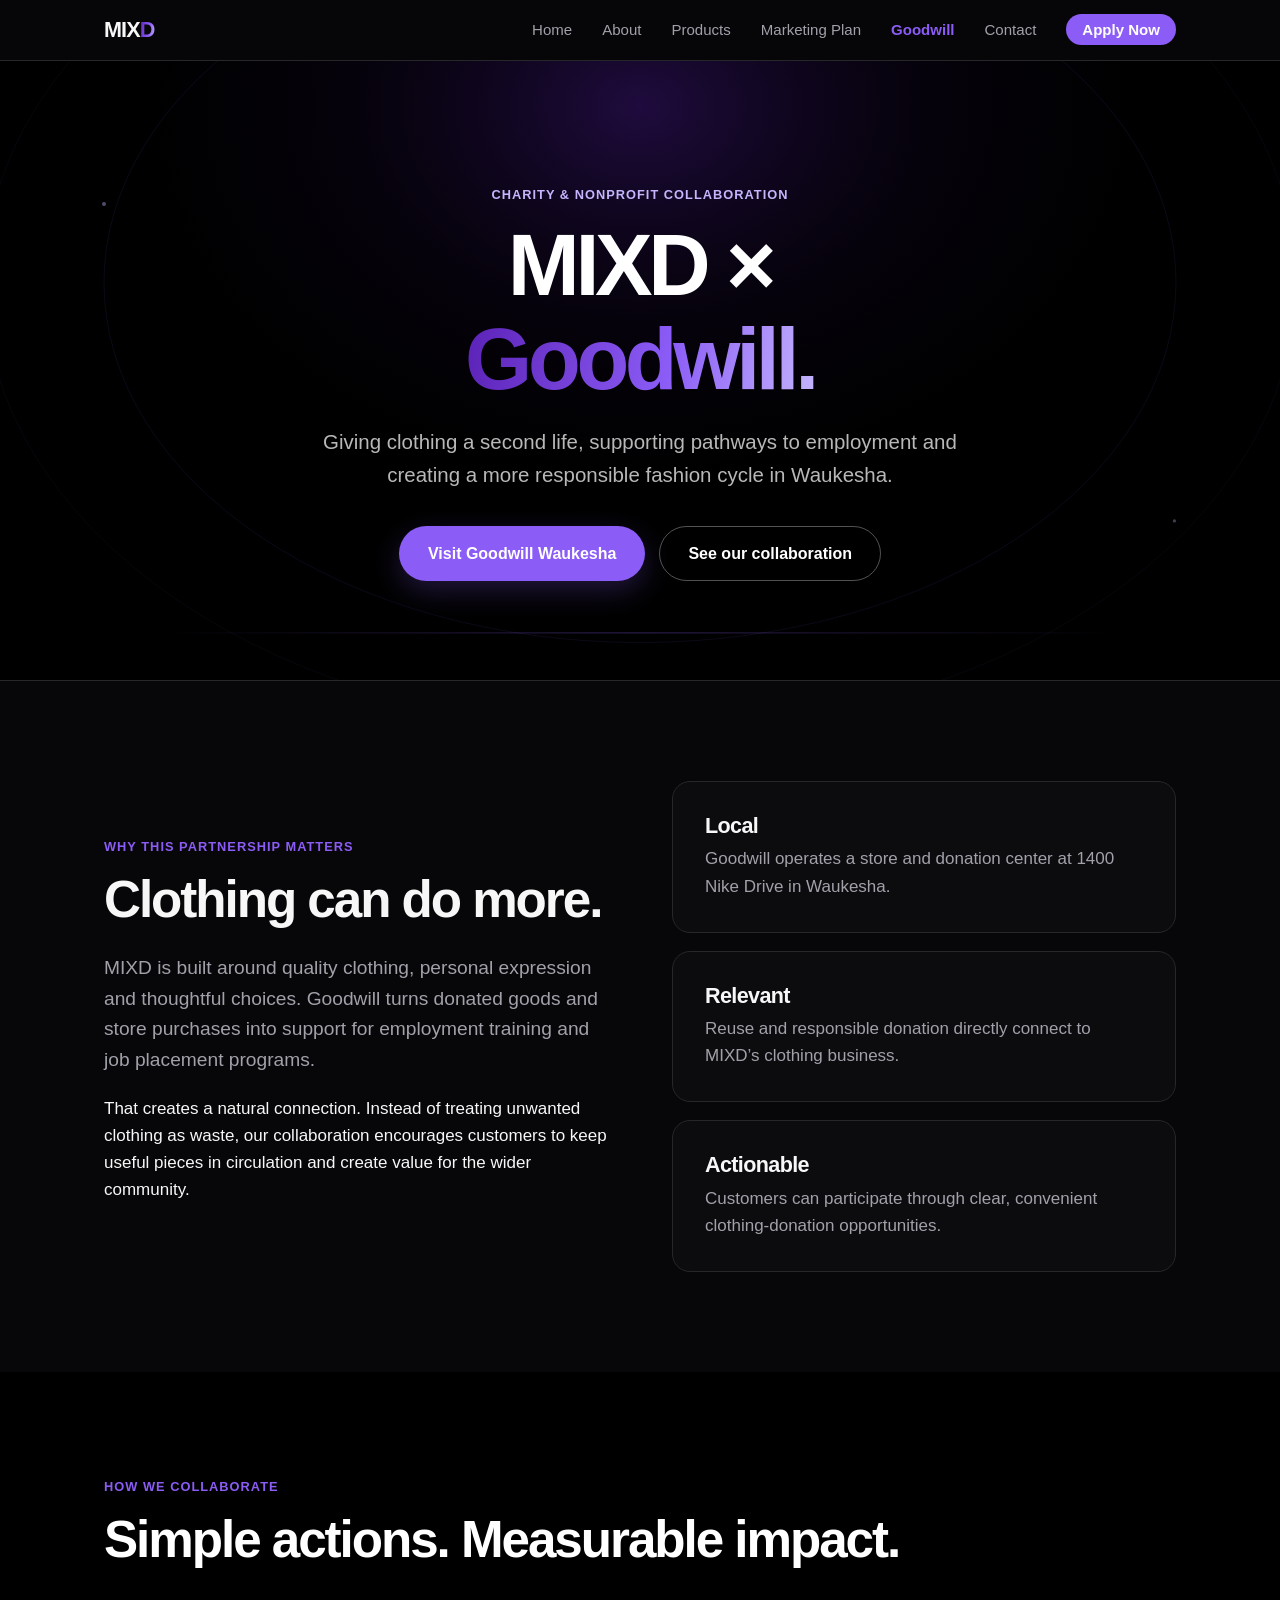
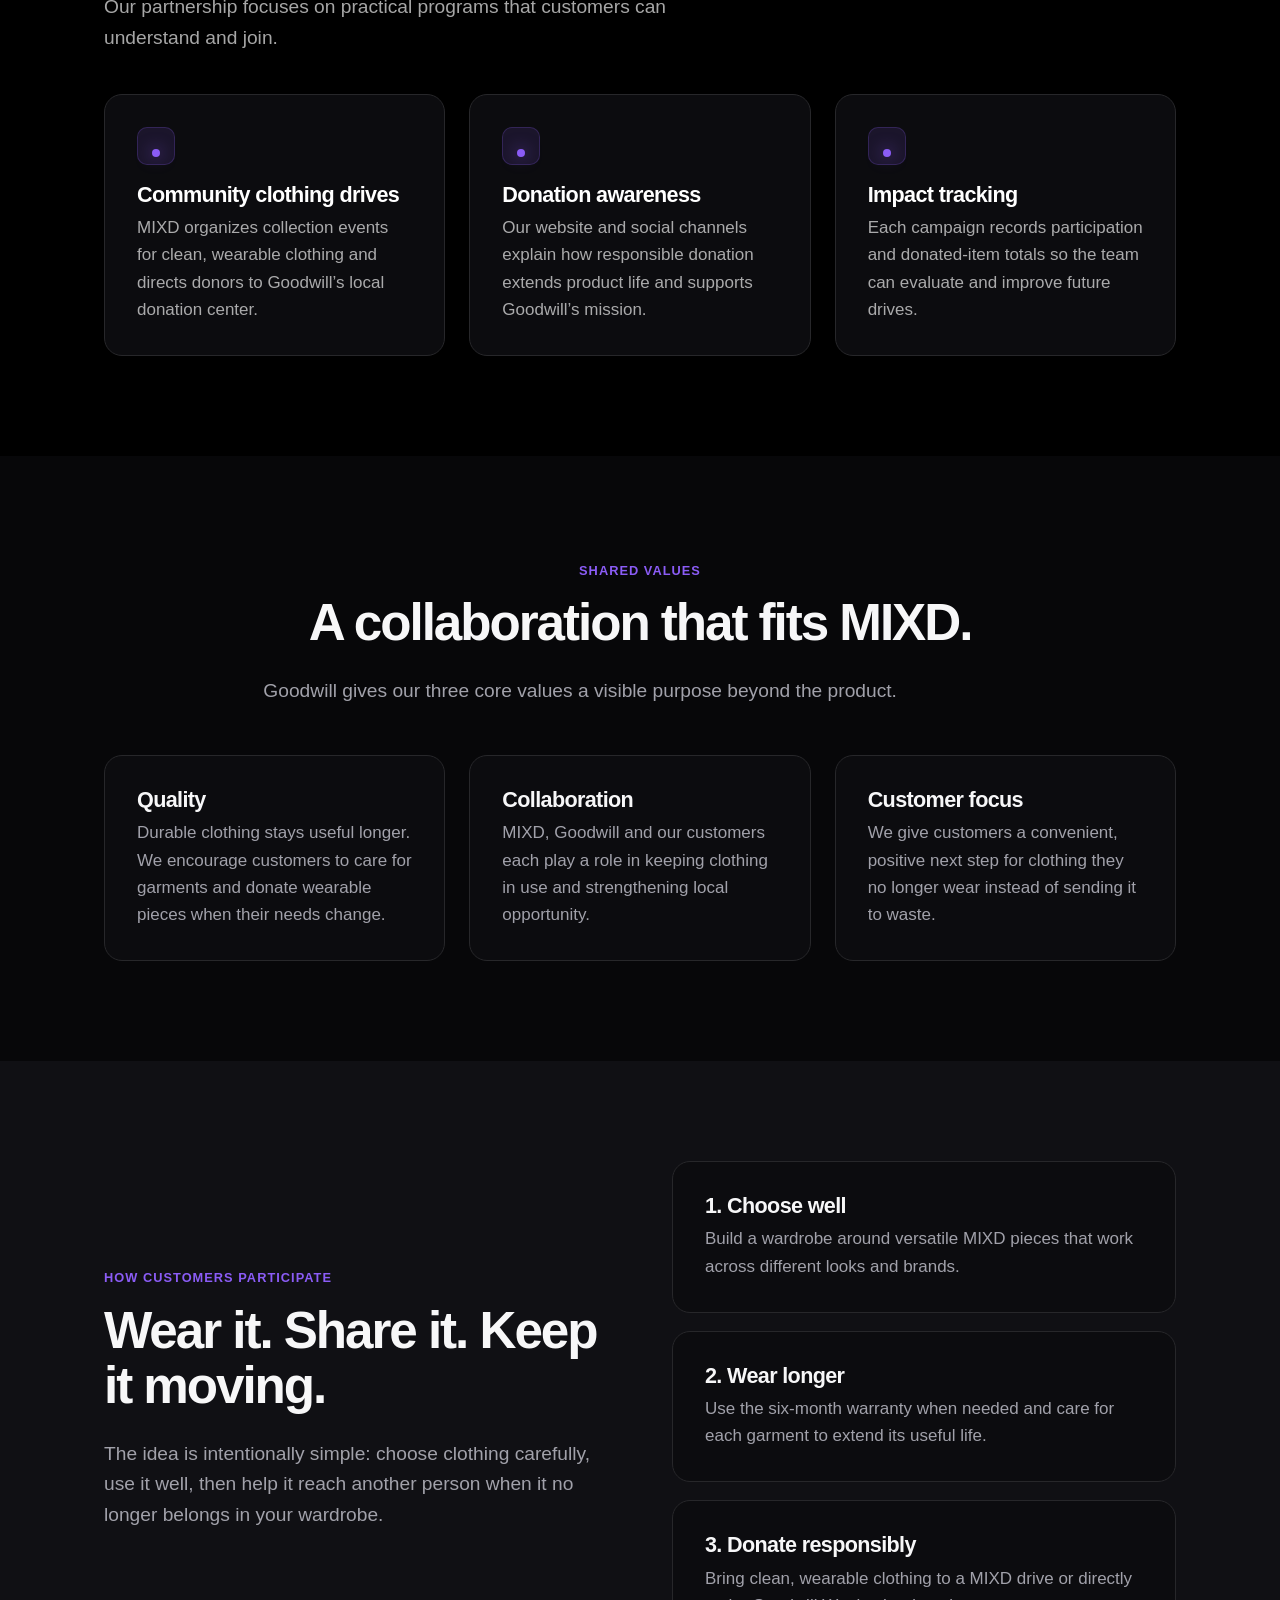
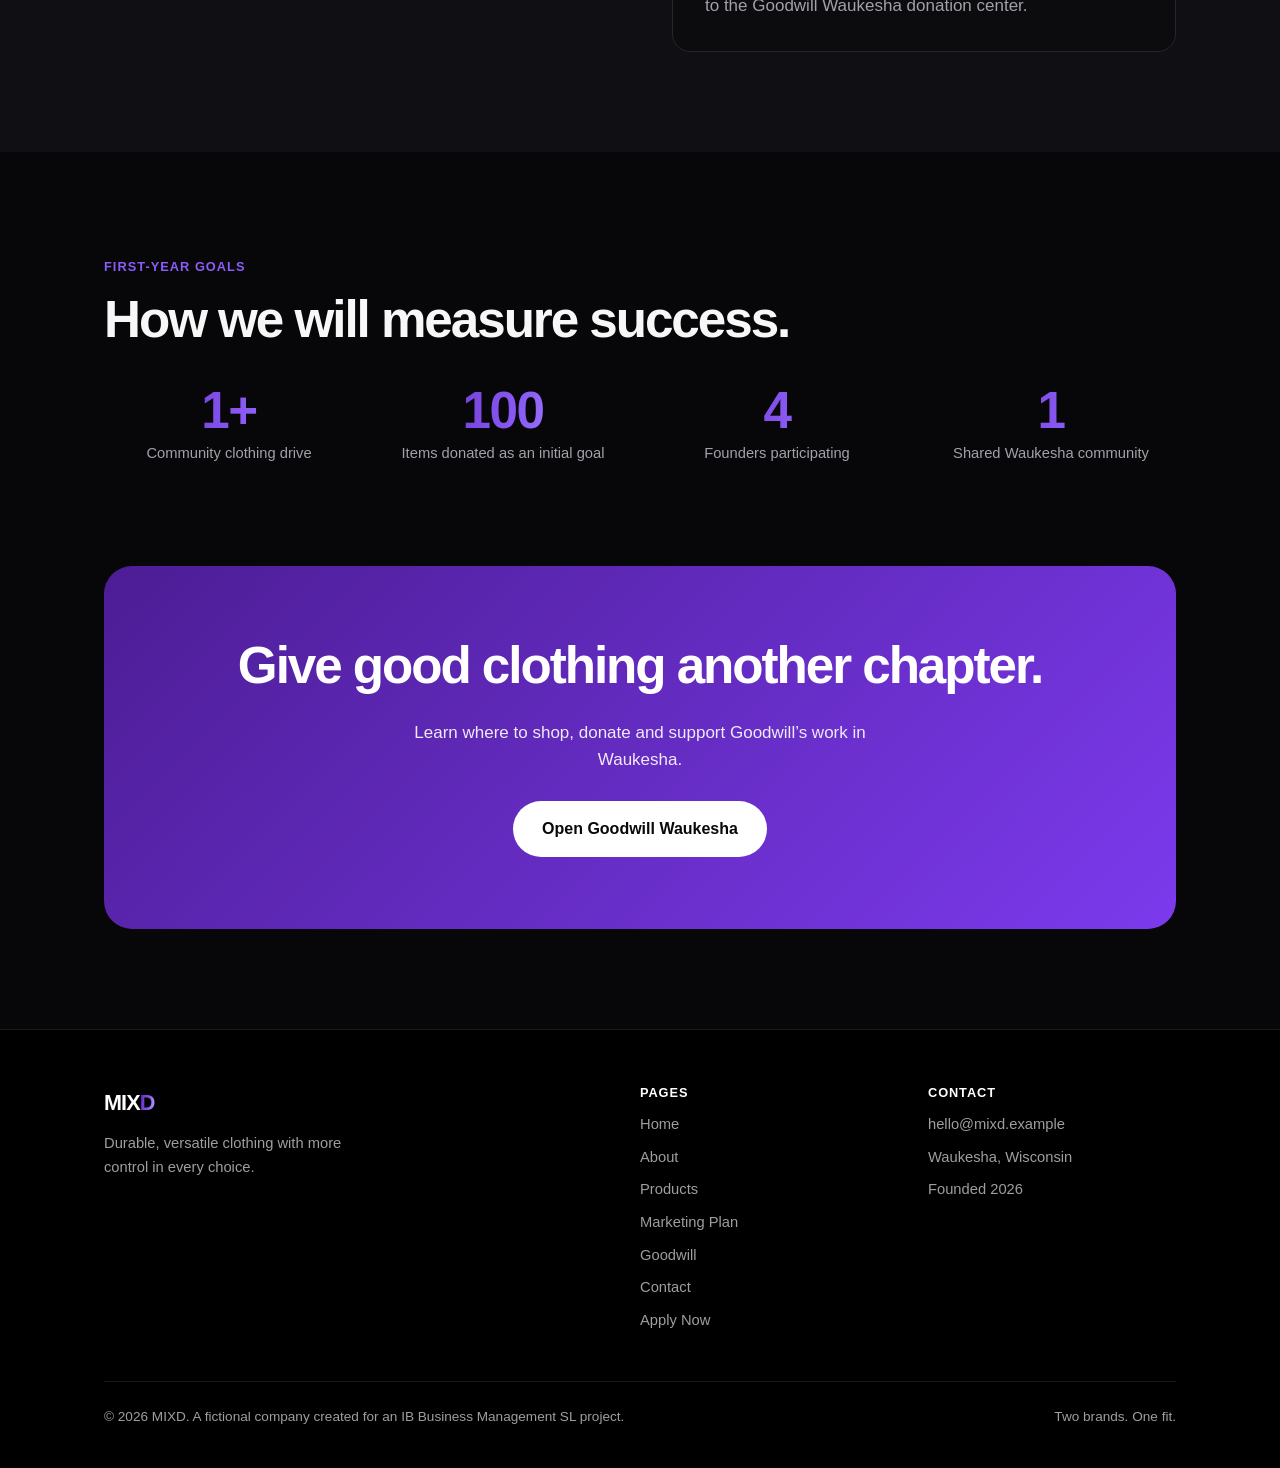
<file: goodwill.html>
<!DOCTYPE html>
<!--
  ============================================================================
  MIXD — GOODWILL COLLABORATION PAGE  (goodwill.html)
  ============================================================================
  This page explains why MIXD works with Goodwill, what the collaboration does,
  and how customers can take part.
  ============================================================================
-->
<html lang="en">
<head>
  <meta charset="UTF-8">
  <meta name="viewport" content="width=device-width, initial-scale=1.0">
  <meta name="theme-color" content="#000000">
  <title>MIXD × Goodwill — Community Collaboration</title>
  <meta name="description" content="Explore the MIXD and Goodwill nonprofit collaboration supporting clothing reuse, employment programs and community impact in Waukesha.">
  <link rel="icon" href="visuals/exports/favicon.svg" type="image/svg+xml">
  <link rel="icon" href="visuals/exports/favicon-32.png" type="image/png" sizes="32x32">
  <meta property="og:image" content="https://clwx-31.github.io/mixd-website/visuals/exports/og-image.png">
  <meta property="og:image:width" content="1200">
  <meta property="og:image:height" content="630">
  <meta property="og:image:alt" content="MIXD — Two brands. One fit. Durable, versatile clothing from Waukesha, Wisconsin.">
  <meta name="twitter:card" content="summary_large_image">
  <meta name="twitter:image" content="https://clwx-31.github.io/mixd-website/visuals/exports/og-image.png">
  <link rel="stylesheet" href="css/style.css">
</head>

<body>

  <!-- ======================= HEADER / NAVIGATION ======================= -->
  <header class="site-header">
    <div class="wrap nav">
      <a class="logo" href="index.html">MIX<span class="grad">D</span></a>
      <button class="nav-toggle" aria-label="Open menu" aria-expanded="false">☰</button>
      <ul class="nav-links">
        <li><a href="index.html">Home</a></li>
        <li><a href="about.html">About</a></li>
        <li><a href="products.html">Products</a></li>
        <li><a href="marketing.html">Marketing Plan</a></li>
        <li><a class="active" href="goodwill.html">Goodwill</a></li>
        <li><a href="contact.html">Contact</a></li>
        <li><a class="nav-cta" href="apply.html">Apply Now</a></li>
      </ul>
    </div>
  </header>

  <main>

    <!-- ============================= HERO ============================= -->
    <section class="hero hero--home" style="min-height:620px;">
      <div class="wrap">
        <span class="eyebrow">Charity &amp; nonprofit collaboration</span>
        <h1>MIXD ×<br><span class="grad">Goodwill.</span></h1>
        <p class="lead center">
          Giving clothing a second life, supporting pathways to employment and
          creating a more responsible fashion cycle in Waukesha.
        </p>
        <div class="hero-actions">
          <a class="btn btn-primary" href="https://www.goodwillgreatermc.org/contact/all-locations/location-details/waukesha-store-and-donation-center" target="_blank" rel="noopener noreferrer">Visit Goodwill Waukesha</a>
          <a class="btn btn-ghost" href="#our-plan">See our collaboration</a>
        </div>
      </div>
    </section>

    <!-- ======================== WHY GOODWILL ========================== -->
    <section class="reveal">
      <div class="wrap">
        <div class="split">
          <div>
            <span class="eyebrow">Why this partnership matters</span>
            <h2>Clothing can do more.</h2>
            <p class="lead">
              MIXD is built around quality clothing, personal expression and thoughtful
              choices. Goodwill turns donated goods and store purchases into support for
              employment training and job placement programs.
            </p>
            <p>
              That creates a natural connection. Instead of treating unwanted clothing as
              waste, our collaboration encourages customers to keep useful pieces in
              circulation and create value for the wider community.
            </p>
          </div>
          <div class="grid" style="gap:18px;">
            <div class="card">
              <h3>Local</h3>
              <p>Goodwill operates a store and donation center at 1400 Nike Drive in Waukesha.</p>
            </div>
            <div class="card">
              <h3>Relevant</h3>
              <p>Reuse and responsible donation directly connect to MIXD’s clothing business.</p>
            </div>
            <div class="card">
              <h3>Actionable</h3>
              <p>Customers can participate through clear, convenient clothing-donation opportunities.</p>
            </div>
          </div>
        </div>
      </div>
    </section>

    <!-- ====================== COLLABORATION PLAN ====================== -->
    <section class="section-dark reveal" id="our-plan">
      <div class="wrap">
        <span class="eyebrow">How we collaborate</span>
        <h2>Simple actions. Measurable impact.</h2>
        <p class="lead">Our partnership focuses on practical programs that customers can understand and join.</p>

        <div class="grid cols-3" style="margin-top:40px;">
          <div class="card">
            <div class="card-icon">01</div>
            <h3>Community clothing drives</h3>
            <p>MIXD organizes collection events for clean, wearable clothing and directs donors to Goodwill’s local donation center.</p>
          </div>
          <div class="card">
            <div class="card-icon">02</div>
            <h3>Donation awareness</h3>
            <p>Our website and social channels explain how responsible donation extends product life and supports Goodwill’s mission.</p>
          </div>
          <div class="card">
            <div class="card-icon">03</div>
            <h3>Impact tracking</h3>
            <p>Each campaign records participation and donated-item totals so the team can evaluate and improve future drives.</p>
          </div>
        </div>
      </div>
    </section>

    <!-- ======================= SHARED VALUES ========================== -->
    <section class="reveal">
      <div class="wrap">
        <div style="text-align:center; max-width:760px; margin:0 auto 48px;">
          <span class="eyebrow">Shared values</span>
          <h2>A collaboration that fits MIXD.</h2>
          <p class="lead">Goodwill gives our three core values a visible purpose beyond the product.</p>
        </div>

        <div class="grid cols-3">
          <div class="card">
            <h3>Quality</h3>
            <p>Durable clothing stays useful longer. We encourage customers to care for garments and donate wearable pieces when their needs change.</p>
          </div>
          <div class="card">
            <h3>Collaboration</h3>
            <p>MIXD, Goodwill and our customers each play a role in keeping clothing in use and strengthening local opportunity.</p>
          </div>
          <div class="card">
            <h3>Customer focus</h3>
            <p>We give customers a convenient, positive next step for clothing they no longer wear instead of sending it to waste.</p>
          </div>
        </div>
      </div>
    </section>

    <!-- ====================== CUSTOMER JOURNEY ======================== -->
    <section class="section-soft reveal">
      <div class="wrap">
        <div class="split">
          <div>
            <span class="eyebrow">How customers participate</span>
            <h2>Wear it. Share it. Keep it moving.</h2>
            <p class="lead">
              The idea is intentionally simple: choose clothing carefully, use it well,
              then help it reach another person when it no longer belongs in your wardrobe.
            </p>
          </div>
          <div class="grid" style="gap:18px;">
            <div class="card">
              <h3>1. Choose well</h3>
              <p>Build a wardrobe around versatile MIXD pieces that work across different looks and brands.</p>
            </div>
            <div class="card">
              <h3>2. Wear longer</h3>
              <p>Use the six-month warranty when needed and care for each garment to extend its useful life.</p>
            </div>
            <div class="card">
              <h3>3. Donate responsibly</h3>
              <p>Bring clean, wearable clothing to a MIXD drive or directly to the Goodwill Waukesha donation center.</p>
            </div>
          </div>
        </div>
      </div>
    </section>

    <!-- ========================== GOALS ================================ -->
    <section class="reveal">
      <div class="wrap">
        <span class="eyebrow">First-year goals</span>
        <h2>How we will measure success.</h2>
        <div class="stats" style="margin-top:38px;">
          <div class="stat">
            <div class="stat-num grad">1+</div>
            <div class="stat-label">Community clothing drive</div>
          </div>
          <div class="stat">
            <div class="stat-num grad">100</div>
            <div class="stat-label">Items donated as an initial goal</div>
          </div>
          <div class="stat">
            <div class="stat-num grad">4</div>
            <div class="stat-label">Founders participating</div>
          </div>
          <div class="stat">
            <div class="stat-num grad">1</div>
            <div class="stat-label">Shared Waukesha community</div>
          </div>
        </div>
      </div>
    </section>

    <!-- ============================ CTA ================================ -->
    <section style="padding-top:0;">
      <div class="wrap">
        <div class="cta reveal">
          <h2>Give good clothing another chapter.</h2>
          <p>Learn where to shop, donate and support Goodwill’s work in Waukesha.</p>
          <a class="btn btn-light" href="https://www.goodwillgreatermc.org/contact/all-locations/location-details/waukesha-store-and-donation-center" target="_blank" rel="noopener noreferrer">Open Goodwill Waukesha</a>
        </div>
      </div>
    </section>

  </main>

  <!-- ============================= FOOTER ============================= -->
  <footer class="site-footer">
    <div class="wrap">
      <div class="footer-grid">
        <div>
          <a class="logo" href="index.html">MIX<span class="grad">D</span></a>
          <p style="margin-top:12px; max-width:34ch;">Durable, versatile clothing with more control in every choice.</p>
        </div>
        <div>
          <h4>Pages</h4>
          <ul>
            <li><a href="index.html">Home</a></li>
            <li><a href="about.html">About</a></li>
            <li><a href="products.html">Products</a></li>
            <li><a href="marketing.html">Marketing Plan</a></li>
            <li><a href="goodwill.html">Goodwill</a></li>
            <li><a href="contact.html">Contact</a></li>
            <li><a href="apply.html">Apply Now</a></li>
          </ul>
        </div>
        <div>
          <h4>Contact</h4>
          <ul>
            <li><a href="mailto:hello@mixd.example">hello@mixd.example</a></li>
            <li>Waukesha, Wisconsin</li>
            <li>Founded 2026</li>
          </ul>
        </div>
      </div>
      <div class="footer-bottom">
        <span>&copy; <span class="js-year">2026</span> MIXD. A fictional company created for an IB Business Management SL project.</span>
        <span>Two brands. One fit.</span>
      </div>
    </div>
  </footer>

  <script src="js/main.js"></script>
</body>
</html>
</file>
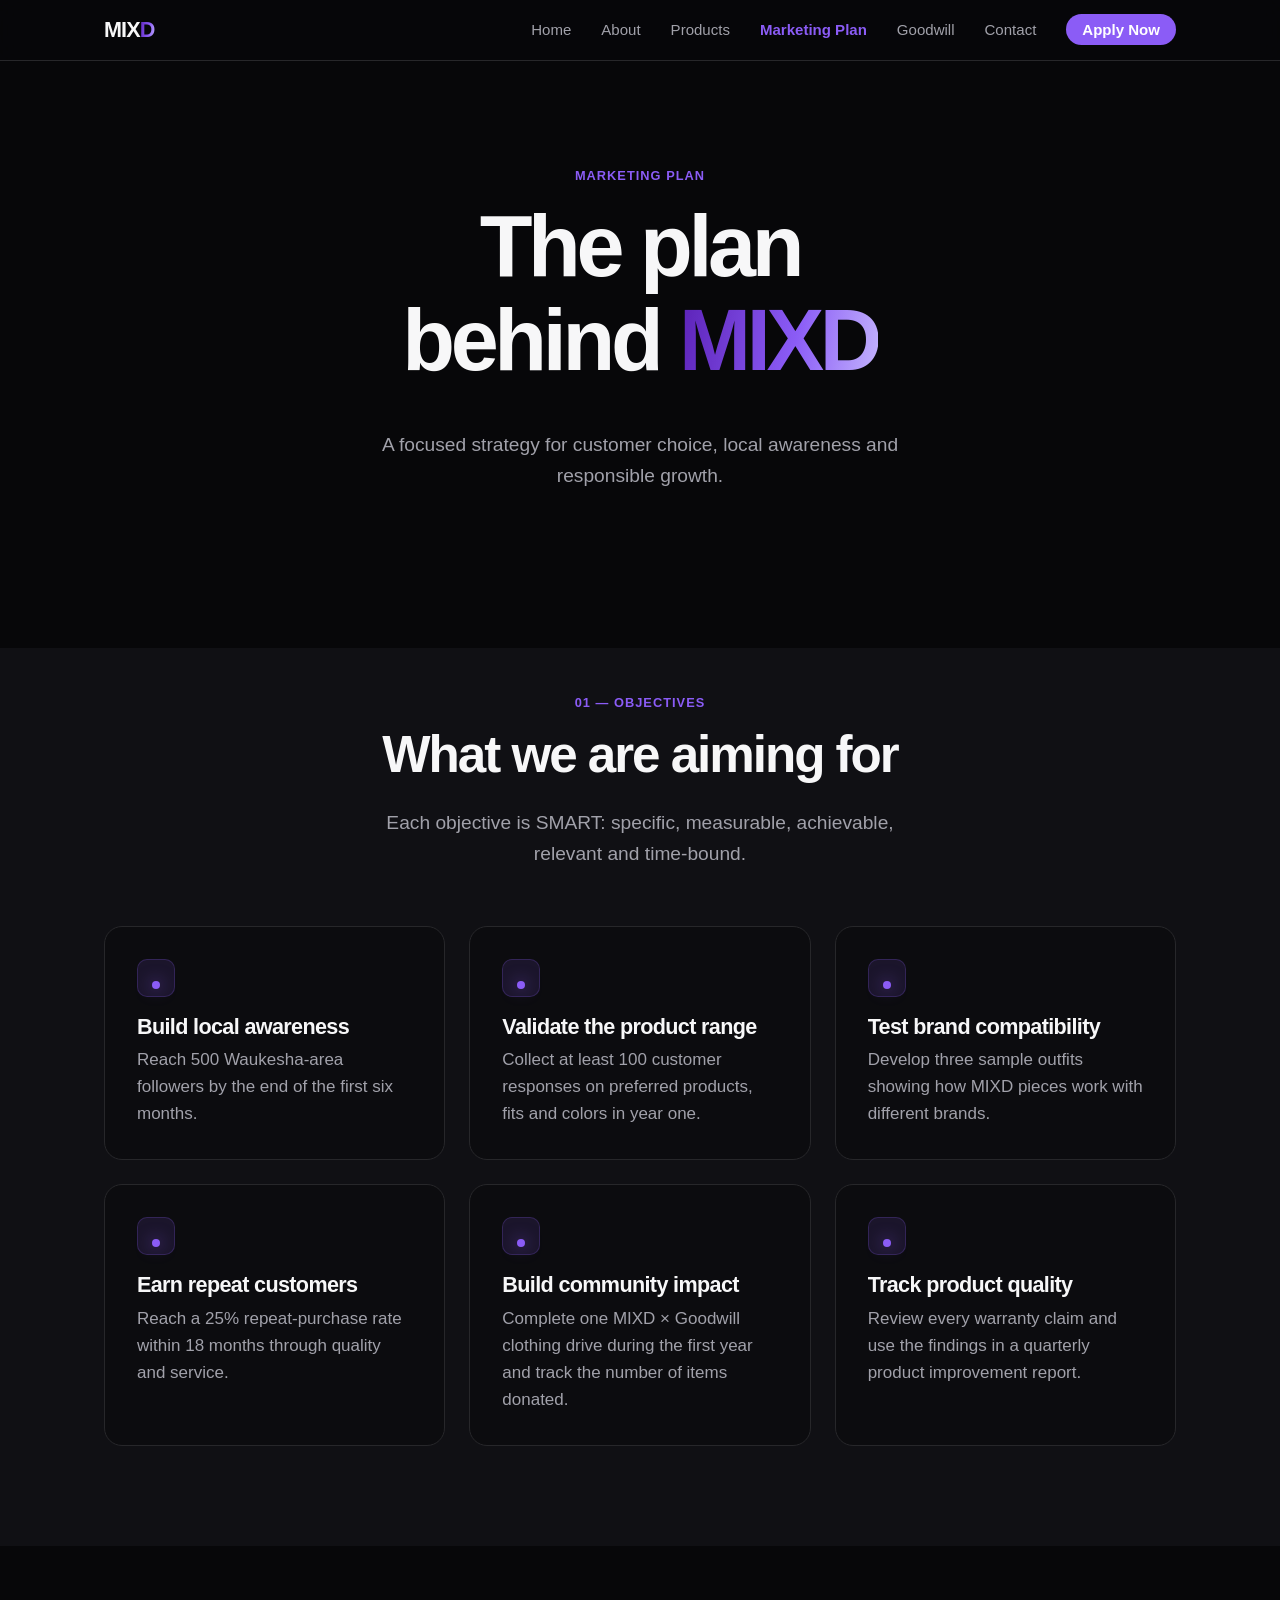
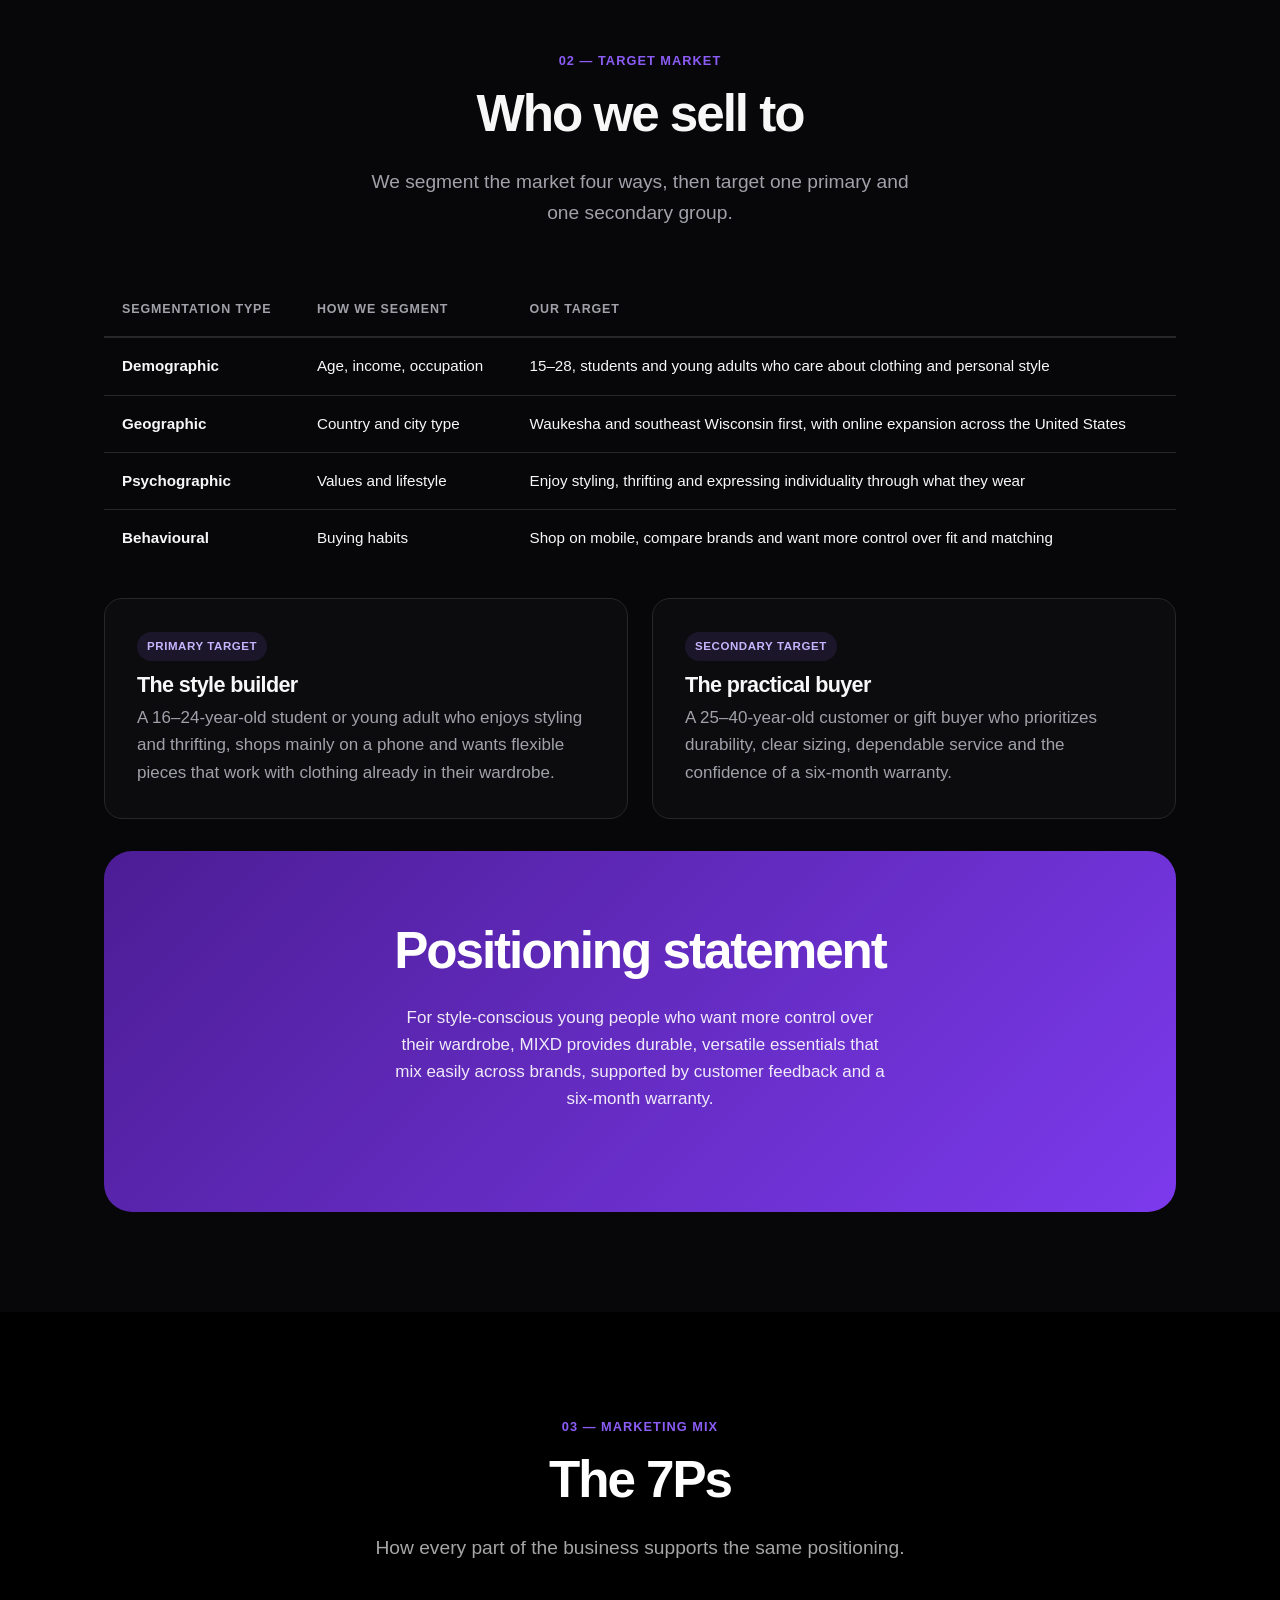
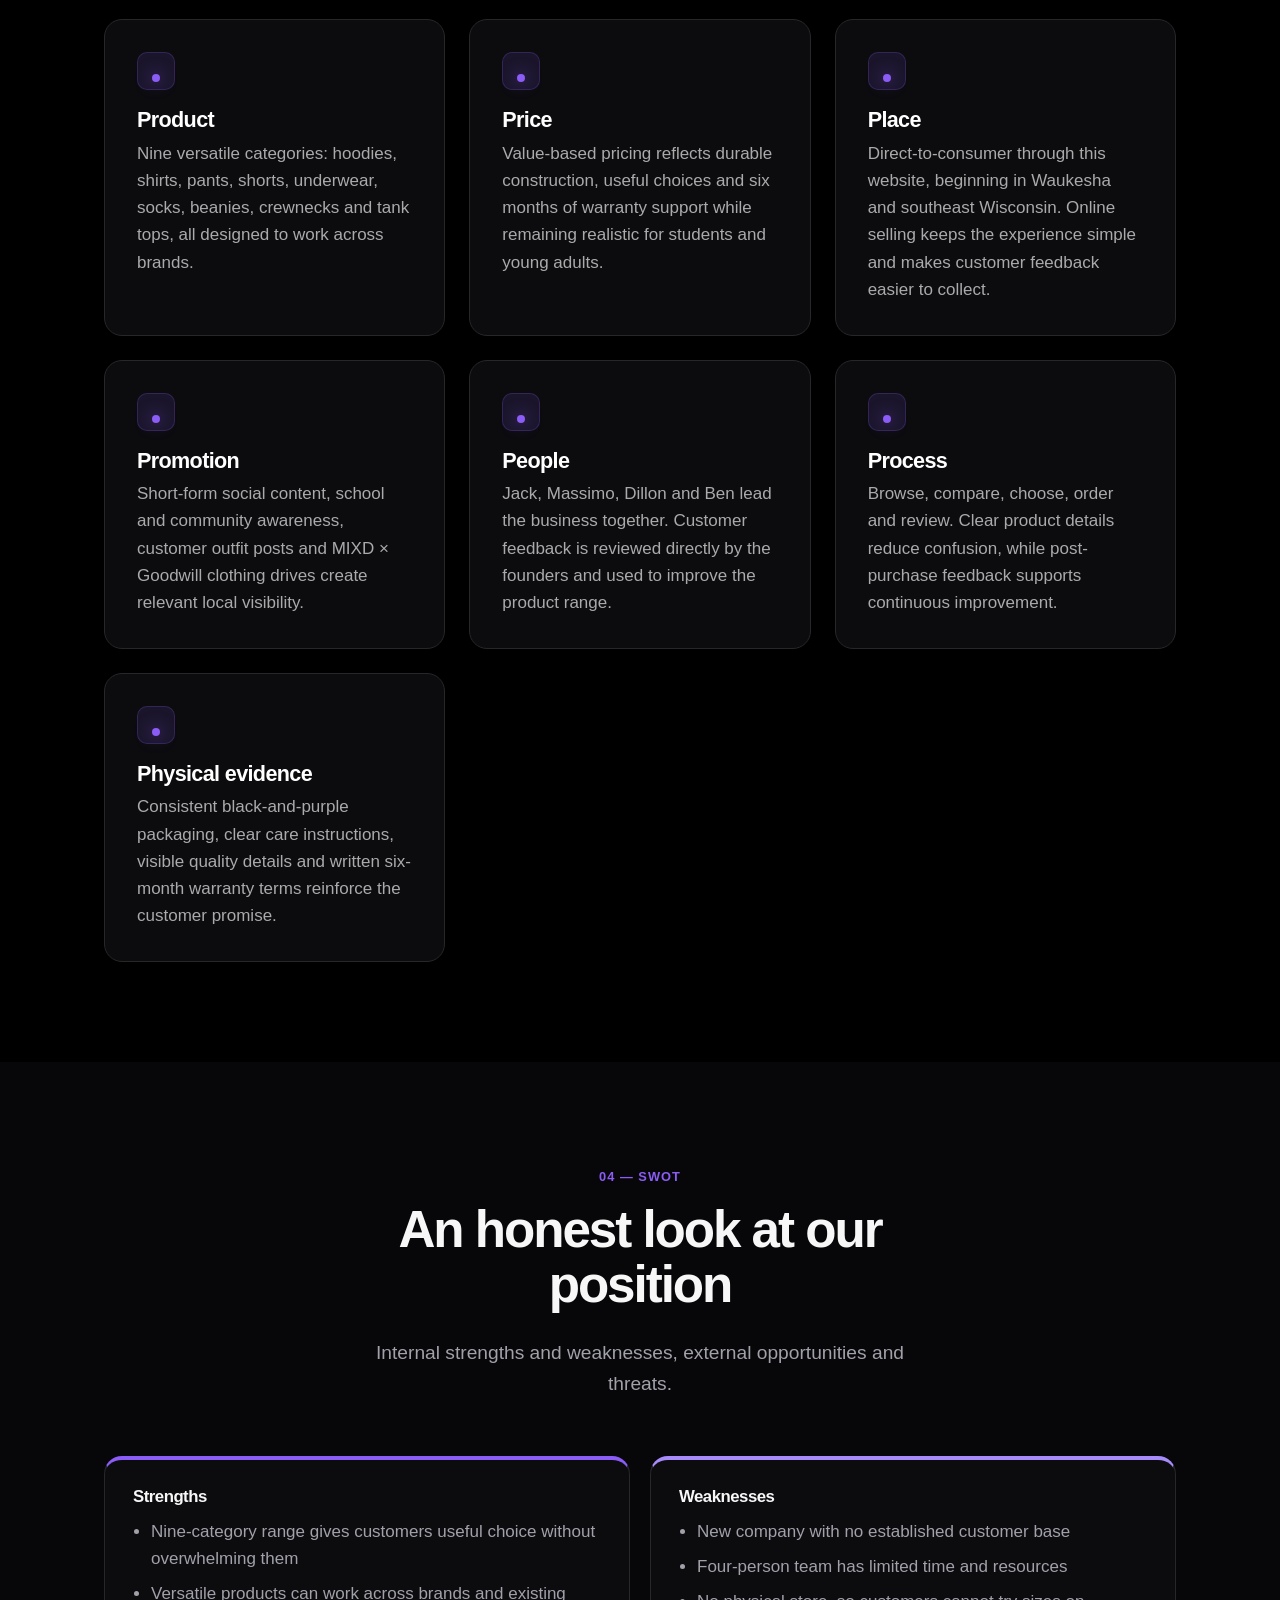
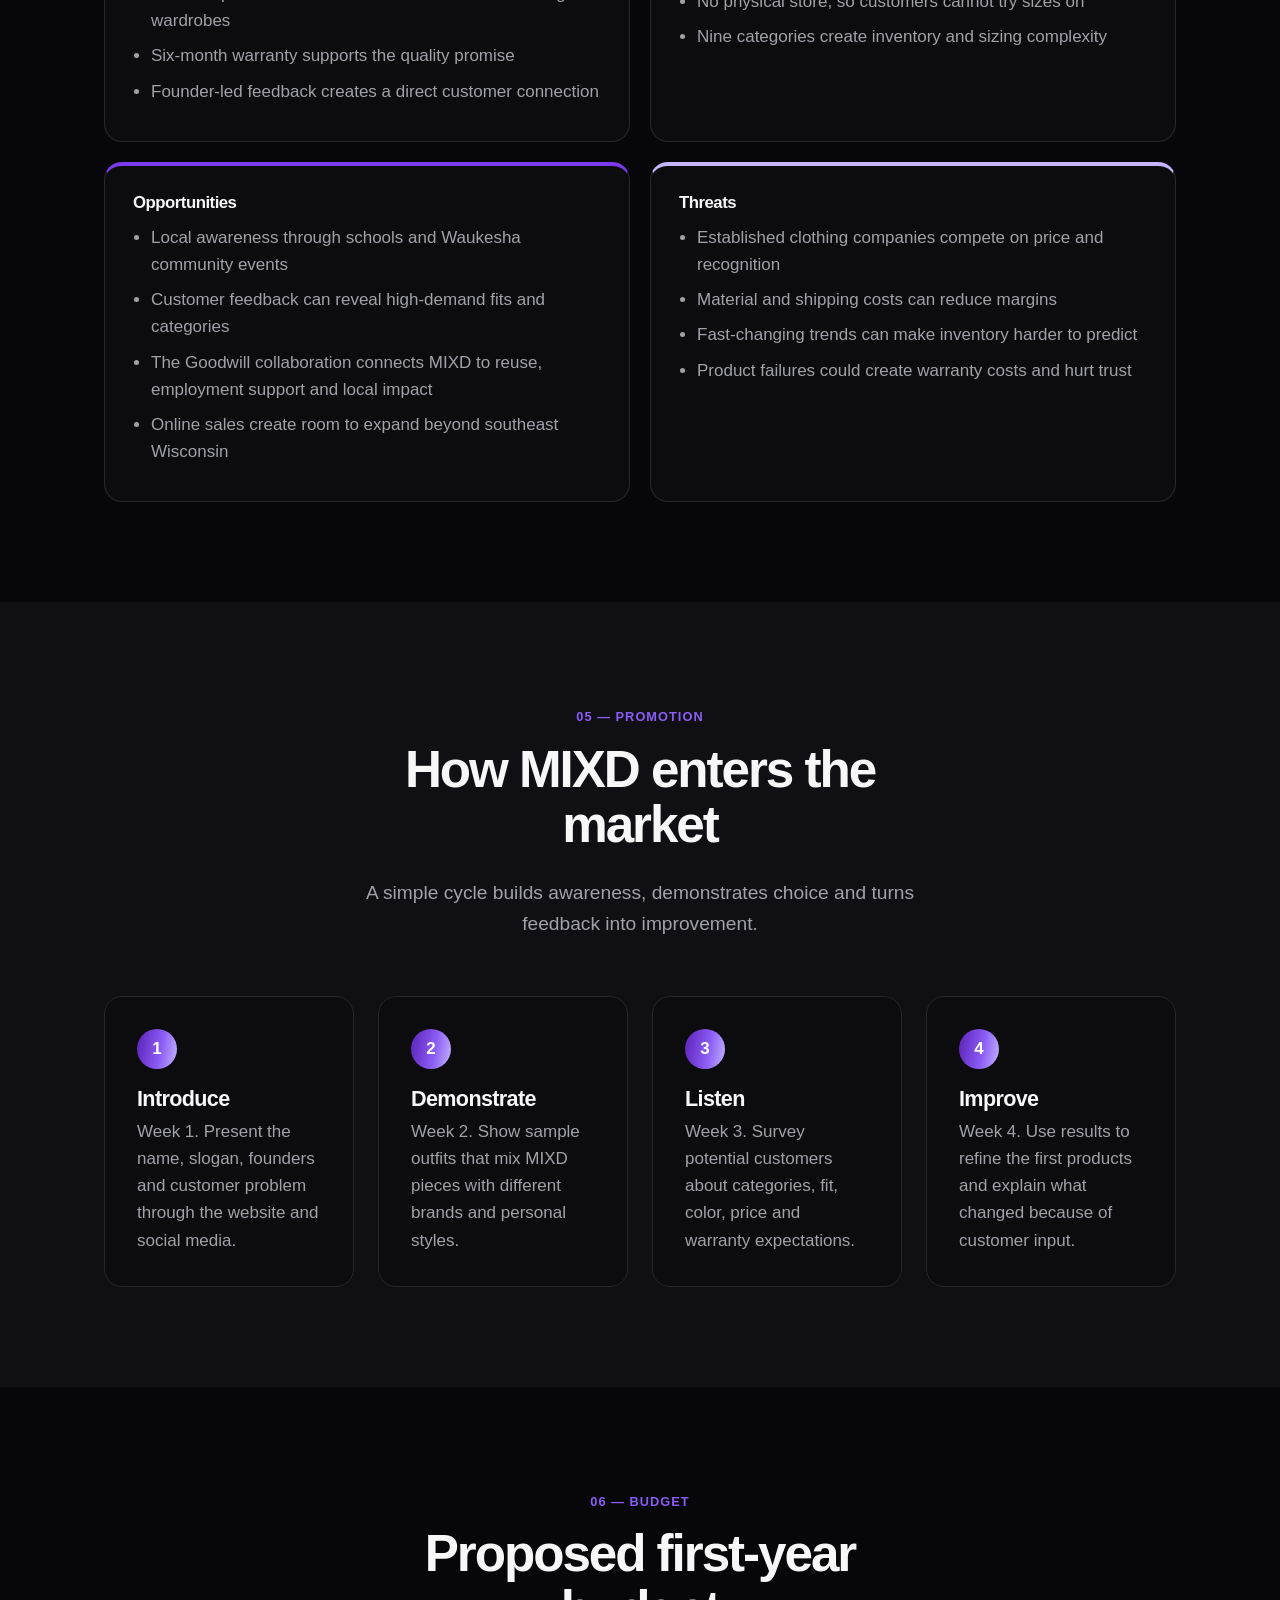
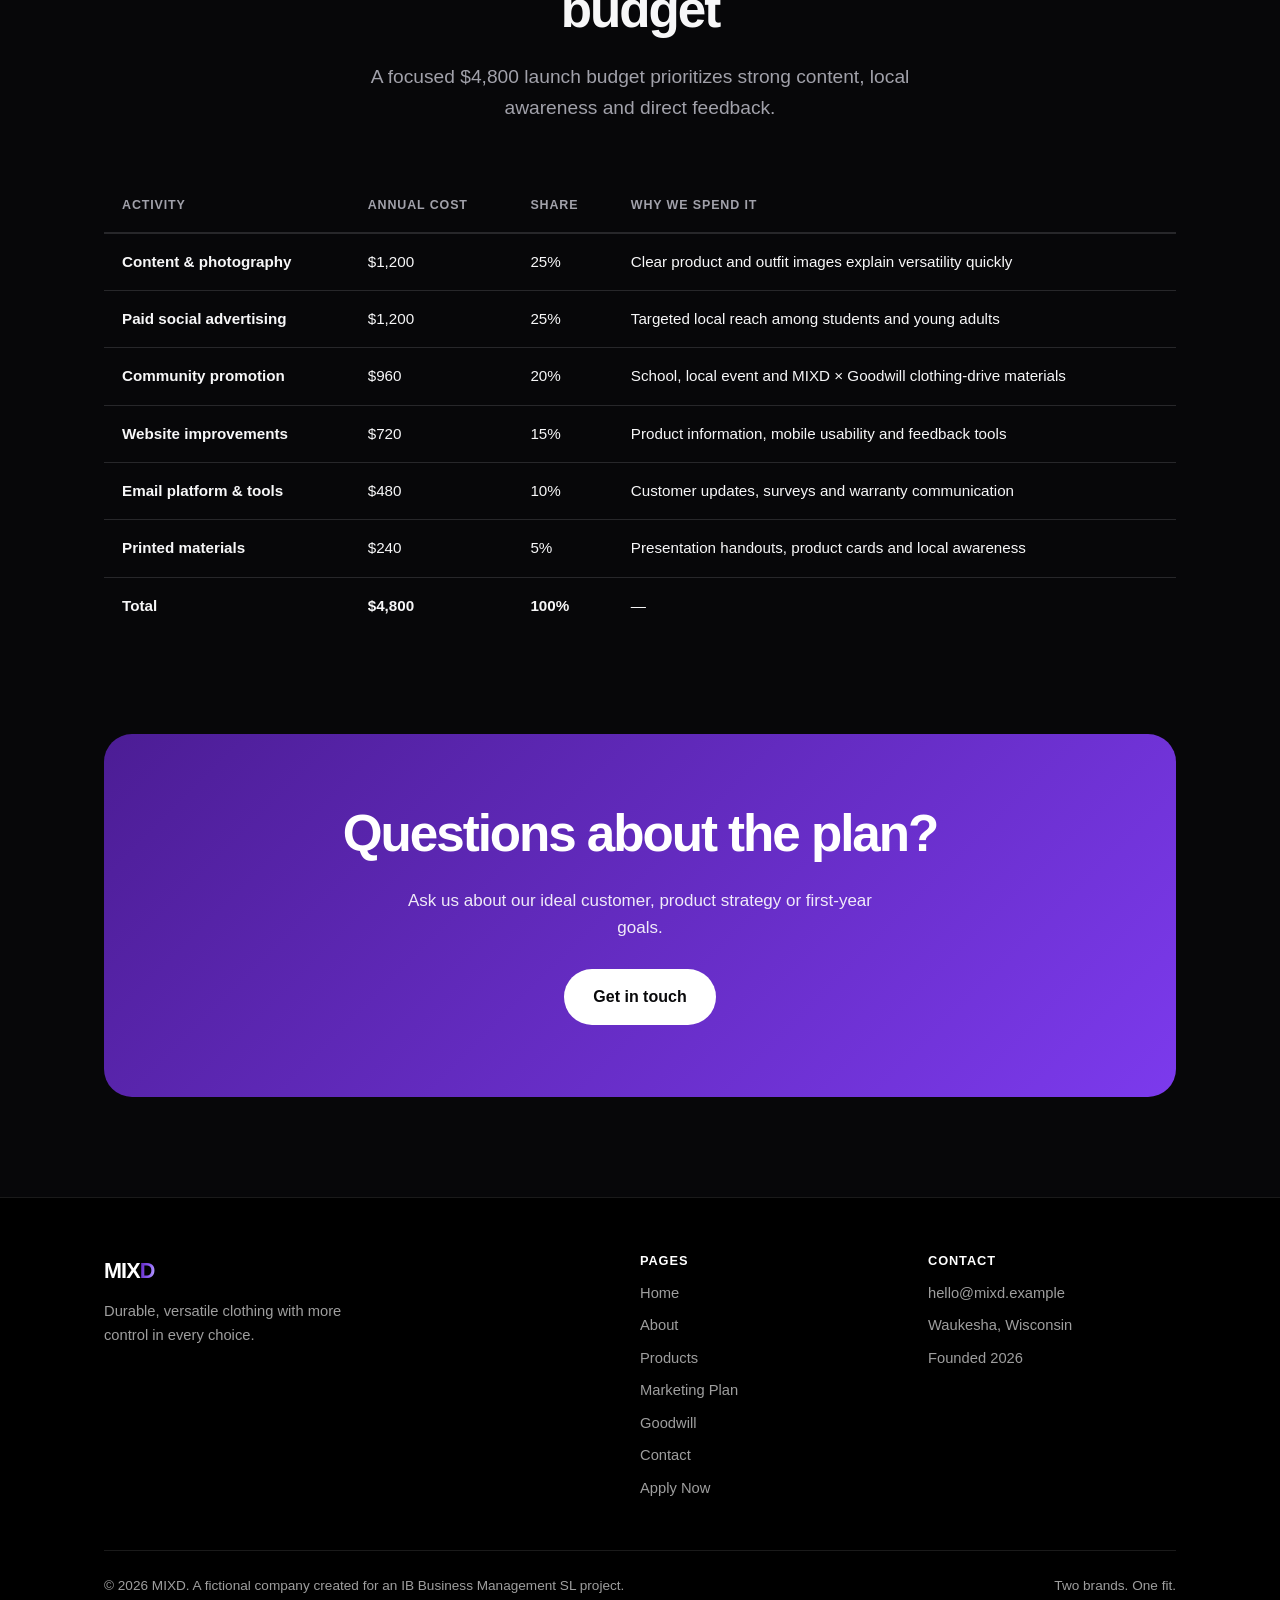
<file: marketing.html>
<!DOCTYPE html>
<!--
  ============================================================================
  MIXD — MARKETING PLAN PAGE  (marketing.html)
  ============================================================================
  This is the IB Business Management section of the site.
  Sections on this page: Objectives, Target market (STP), Marketing mix (7Ps),
  SWOT analysis, Promotion plan, Budget.

  TO EDIT: change the words between the tags. Do not delete the < > brackets.
  Tables are rows of <tr> with cells of <td>. To add a row, copy a whole
  <tr> ... </tr> block and change the words inside it.
  ============================================================================
-->
<html lang="en">
<head>
  <meta charset="UTF-8">
  <meta name="viewport" content="width=device-width, initial-scale=1.0">
  <meta name="theme-color" content="#000000">
  <title>Marketing Plan — MIXD</title>
  <meta name="description" content="MIXD's marketing plan: objectives, target market, marketing mix, SWOT analysis, promotion strategy and budget.">
  <link rel="icon" href="visuals/exports/favicon.svg" type="image/svg+xml">
  <link rel="icon" href="visuals/exports/favicon-32.png" type="image/png" sizes="32x32">
  <meta property="og:image" content="https://clwx-31.github.io/mixd-website/visuals/exports/og-image.png">
  <meta property="og:image:width" content="1200">
  <meta property="og:image:height" content="630">
  <meta property="og:image:alt" content="MIXD — Two brands. One fit. Durable, versatile clothing from Waukesha, Wisconsin.">
  <meta name="twitter:card" content="summary_large_image">
  <meta name="twitter:image" content="https://clwx-31.github.io/mixd-website/visuals/exports/og-image.png">
  <link rel="stylesheet" href="css/style.css">
</head>

<body>

  <!-- ======================= HEADER / NAVIGATION ======================= -->
  <header class="site-header">
    <div class="wrap nav">
      <a class="logo" href="index.html">MIX<span class="grad">D</span></a>
      <button class="nav-toggle" aria-label="Open menu" aria-expanded="false">☰</button>
      <ul class="nav-links">
        <li><a href="index.html">Home</a></li>
        <li><a href="about.html">About</a></li>
        <li><a href="products.html">Products</a></li>
        <li><a class="active" href="marketing.html">Marketing Plan</a></li>
        <li><a href="goodwill.html">Goodwill</a></li>
        <li><a href="contact.html">Contact</a></li>
        <li><a class="nav-cta" href="apply.html">Apply Now</a></li>
      </ul>
    </div>
  </header>

  <main>

    <!-- ====================================================================
         PAGE TITLE
         ==================================================================== -->
    <section>
      <div class="wrap">
        <div class="section-head">
          <span class="eyebrow">Marketing plan</span>
          <h1>The plan behind <span class="grad">MIXD</span></h1>
          <p class="lead center">
            A focused strategy for customer choice, local awareness and responsible growth.
          </p>
        </div>
      </div>
    </section>


    <!-- ====================================================================
         1. MARKETING OBJECTIVES
         Each objective is one card. Copy a card block to add another.
         ==================================================================== -->
    <section class="section-soft reveal" style="padding-top:40px;">
      <div class="wrap">
        <div class="section-head">
          <span class="eyebrow">01 — Objectives</span>
          <h2>What we are aiming for</h2>
          <p class="lead center">Each objective is SMART: specific, measurable, achievable, relevant and time-bound.</p>
        </div>

        <div class="grid cols-3">

          <!-- ---------- Objective 1 ---------- -->
          <div class="card">
            <div class="card-icon">🎯</div>
            <h3>Build local awareness</h3>
            <p>Reach 500 Waukesha-area followers by the end of the first six months.</p>
          </div>

          <!-- ---------- Objective 2 ---------- -->
          <div class="card">
            <div class="card-icon">📈</div>
            <h3>Validate the product range</h3>
            <p>Collect at least 100 customer responses on preferred products, fits and colors in year one.</p>
          </div>

          <!-- ---------- Objective 3 ---------- -->
          <div class="card">
            <div class="card-icon">🤝</div>
            <h3>Test brand compatibility</h3>
            <p>Develop three sample outfits showing how MIXD pieces work with different brands.</p>
          </div>

          <!-- ---------- Objective 4 ---------- -->
          <div class="card">
            <div class="card-icon">🔁</div>
            <h3>Earn repeat customers</h3>
            <p>Reach a 25% repeat-purchase rate within 18 months through quality and service.</p>
          </div>

          <!-- ---------- Objective 5 ---------- -->
          <div class="card">
            <div class="card-icon">🌍</div>
            <h3>Build community impact</h3>
            <p>Complete one MIXD × Goodwill clothing drive during the first year and track the number of items donated.</p>
          </div>

          <!-- ---------- Objective 6 ---------- -->
          <div class="card">
            <div class="card-icon">♻️</div>
            <h3>Track product quality</h3>
            <p>Review every warranty claim and use the findings in a quarterly product improvement report.</p>
          </div>

        </div>
      </div>
    </section>


    <!-- ====================================================================
         2. TARGET MARKET  (Segmentation, Targeting, Positioning)
         ==================================================================== -->
    <section class="reveal">
      <div class="wrap">
        <div class="section-head">
          <span class="eyebrow">02 — Target market</span>
          <h2>Who we sell to</h2>
          <p class="lead center">We segment the market four ways, then target one primary and one secondary group.</p>
        </div>

        <div class="table-scroll">
          <table>
            <thead>
              <tr>
                <th>Segmentation type</th>
                <th>How we segment</th>
                <th>Our target</th>
              </tr>
            </thead>
            <tbody>
              <tr>
                <td><strong>Demographic</strong></td>
                <td>Age, income, occupation</td>
                <td>15–28, students and young adults who care about clothing and personal style</td>
              </tr>
              <tr>
                <td><strong>Geographic</strong></td>
                <td>Country and city type</td>
                <td>Waukesha and southeast Wisconsin first, with online expansion across the United States</td>
              </tr>
              <tr>
                <td><strong>Psychographic</strong></td>
                <td>Values and lifestyle</td>
                <td>Enjoy styling, thrifting and expressing individuality through what they wear</td>
              </tr>
              <tr>
                <td><strong>Behavioural</strong></td>
                <td>Buying habits</td>
                <td>Shop on mobile, compare brands and want more control over fit and matching</td>
              </tr>
            </tbody>
          </table>
        </div>

        <!-- Primary and secondary target described in plain words -->
        <div class="grid cols-2" style="margin-top:32px;">
          <div class="card">
            <span class="tag">Primary target</span>
            <h3 style="margin-top:12px;">The style builder</h3>
            <p>
              A 16–24-year-old student or young adult who enjoys styling and thrifting,
              shops mainly on a phone and wants flexible pieces that work with clothing
              already in their wardrobe.
            </p>
          </div>
          <div class="card">
            <span class="tag">Secondary target</span>
            <h3 style="margin-top:12px;">The practical buyer</h3>
            <p>
              A 25–40-year-old customer or gift buyer who prioritizes durability,
              clear sizing, dependable service and the confidence of a six-month warranty.
            </p>
          </div>
        </div>

        <!-- Positioning statement -->
        <div class="cta reveal" style="margin-top:32px;">
          <h2>Positioning statement</h2>
          <p>
            For style-conscious young people who want more control over their wardrobe,
            MIXD provides durable, versatile essentials that mix easily across brands,
            supported by customer feedback and a six-month warranty.
          </p>
        </div>
      </div>
    </section>


    <!-- ====================================================================
         3. THE MARKETING MIX (7Ps)
         One card per P. The words inside each card are the easy bit to edit.
         ==================================================================== -->
    <section class="section-dark reveal">
      <div class="wrap">
        <div class="section-head">
          <span class="eyebrow">03 — Marketing mix</span>
          <h2>The 7Ps</h2>
          <p class="lead center">How every part of the business supports the same positioning.</p>
        </div>

        <div class="grid cols-3">

          <div class="card">
            <div class="card-icon">👕</div>
            <h3>Product</h3>
            <p>
              Nine versatile categories: hoodies, shirts, pants, shorts, underwear, socks,
              beanies, crewnecks and tank tops, all designed to work across brands.
            </p>
          </div>

          <div class="card">
            <div class="card-icon">💷</div>
            <h3>Price</h3>
            <p>
              Value-based pricing reflects durable construction, useful choices and six months
              of warranty support while remaining realistic for students and young adults.
            </p>
          </div>

          <div class="card">
            <div class="card-icon">📍</div>
            <h3>Place</h3>
            <p>
              Direct-to-consumer through this website, beginning in Waukesha and southeast Wisconsin.
              Online selling keeps the experience simple and makes customer feedback easier to collect.
            </p>
          </div>

          <div class="card">
            <div class="card-icon">📣</div>
            <h3>Promotion</h3>
            <p>
              Short-form social content, school and community awareness, customer outfit posts
              and MIXD × Goodwill clothing drives create relevant local visibility.
            </p>
          </div>

          <div class="card">
            <div class="card-icon">🧑‍🤝‍🧑</div>
            <h3>People</h3>
            <p>
              Jack, Massimo, Dillon and Ben lead the business together. Customer feedback is
              reviewed directly by the founders and used to improve the product range.
            </p>
          </div>

          <div class="card">
            <div class="card-icon">⚙️</div>
            <h3>Process</h3>
            <p>
              Browse, compare, choose, order and review. Clear product details reduce confusion,
              while post-purchase feedback supports continuous improvement.
            </p>
          </div>

          <div class="card">
            <div class="card-icon">📦</div>
            <h3>Physical evidence</h3>
            <p>
              Consistent black-and-purple packaging, clear care instructions, visible quality
              details and written six-month warranty terms reinforce the customer promise.
            </p>
          </div>

        </div>
      </div>
    </section>


    <!-- ====================================================================
         4. SWOT ANALYSIS
         Four boxes. Each <li> is one bullet point.
         ==================================================================== -->
    <section class="reveal">
      <div class="wrap">
        <div class="section-head">
          <span class="eyebrow">04 — SWOT</span>
          <h2>An honest look at our position</h2>
          <p class="lead center">Internal strengths and weaknesses, external opportunities and threats.</p>
        </div>

        <div class="swot">

          <div class="swot-box">
            <h3>Strengths</h3>
            <ul>
              <li>Nine-category range gives customers useful choice without overwhelming them</li>
              <li>Versatile products can work across brands and existing wardrobes</li>
              <li>Six-month warranty supports the quality promise</li>
              <li>Founder-led feedback creates a direct customer connection</li>
            </ul>
          </div>

          <div class="swot-box">
            <h3>Weaknesses</h3>
            <ul>
              <li>New company with no established customer base</li>
              <li>Four-person team has limited time and resources</li>
              <li>No physical store, so customers cannot try sizes on</li>
              <li>Nine categories create inventory and sizing complexity</li>
            </ul>
          </div>

          <div class="swot-box">
            <h3>Opportunities</h3>
            <ul>
              <li>Local awareness through schools and Waukesha community events</li>
              <li>Customer feedback can reveal high-demand fits and categories</li>
              <li>The Goodwill collaboration connects MIXD to reuse, employment support and local impact</li>
              <li>Online sales create room to expand beyond southeast Wisconsin</li>
            </ul>
          </div>

          <div class="swot-box">
            <h3>Threats</h3>
            <ul>
              <li>Established clothing companies compete on price and recognition</li>
              <li>Material and shipping costs can reduce margins</li>
              <li>Fast-changing trends can make inventory harder to predict</li>
              <li>Product failures could create warranty costs and hurt trust</li>
            </ul>
          </div>

        </div>
      </div>
    </section>


    <!-- ====================================================================
         5. PROMOTION PLAN — the launch cycle, step by step
         ==================================================================== -->
    <section class="section-soft reveal">
      <div class="wrap">
        <div class="section-head">
          <span class="eyebrow">05 — Promotion</span>
          <h2>How MIXD enters the market</h2>
          <p class="lead center">A simple cycle builds awareness, demonstrates choice and turns feedback into improvement.</p>
        </div>

        <div class="grid cols-4">

          <div class="card">
            <div class="step-num">1</div>
            <h3>Introduce</h3>
            <p>Week 1. Present the name, slogan, founders and customer problem through the website and social media.</p>
          </div>

          <div class="card">
            <div class="step-num">2</div>
            <h3>Demonstrate</h3>
            <p>Week 2. Show sample outfits that mix MIXD pieces with different brands and personal styles.</p>
          </div>

          <div class="card">
            <div class="step-num">3</div>
            <h3>Listen</h3>
            <p>Week 3. Survey potential customers about categories, fit, color, price and warranty expectations.</p>
          </div>

          <div class="card">
            <div class="step-num">4</div>
            <h3>Improve</h3>
            <p>Week 4. Use results to refine the first products and explain what changed because of customer input.</p>
          </div>

        </div>
      </div>
    </section>


    <!-- ====================================================================
         6. MARKETING BUDGET
         Change the numbers in the <td> cells. Keep the total row correct.
         ==================================================================== -->
    <section class="reveal">
      <div class="wrap">
        <div class="section-head">
          <span class="eyebrow">06 — Budget</span>
          <h2>Proposed first-year budget</h2>
          <p class="lead center">A focused $4,800 launch budget prioritizes strong content, local awareness and direct feedback.</p>
        </div>

        <div class="table-scroll">
          <table>
            <thead>
              <tr>
                <th>Activity</th>
                <th>Annual cost</th>
                <th>Share</th>
                <th>Why we spend it</th>
              </tr>
            </thead>
            <tbody>
              <tr>
                <td><strong>Content &amp; photography</strong></td>
                <td>$1,200</td>
                <td>25%</td>
                <td>Clear product and outfit images explain versatility quickly</td>
              </tr>
              <tr>
                <td><strong>Paid social advertising</strong></td>
                <td>$1,200</td>
                <td>25%</td>
                <td>Targeted local reach among students and young adults</td>
              </tr>
              <tr>
                <td><strong>Community promotion</strong></td>
                <td>$960</td>
                <td>20%</td>
                <td>School, local event and MIXD × Goodwill clothing-drive materials</td>
              </tr>
              <tr>
                <td><strong>Website improvements</strong></td>
                <td>$720</td>
                <td>15%</td>
                <td>Product information, mobile usability and feedback tools</td>
              </tr>
              <tr>
                <td><strong>Email platform &amp; tools</strong></td>
                <td>$480</td>
                <td>10%</td>
                <td>Customer updates, surveys and warranty communication</td>
              </tr>
              <tr>
                <td><strong>Printed materials</strong></td>
                <td>$240</td>
                <td>5%</td>
                <td>Presentation handouts, product cards and local awareness</td>
              </tr>
              <tr>
                <td><strong>Total</strong></td>
                <td><strong>$4,800</strong></td>
                <td><strong>100%</strong></td>
                <td>—</td>
              </tr>
            </tbody>
          </table>
        </div>
      </div>
    </section>


    <!-- ====================================================================
         CALL TO ACTION
         ==================================================================== -->
    <section style="padding-top:0;">
      <div class="wrap">
        <div class="cta reveal">
          <h2>Questions about the plan?</h2>
          <p>Ask us about our ideal customer, product strategy or first-year goals.</p>
          <a class="btn btn-light" href="contact.html">Get in touch</a>
        </div>
      </div>
    </section>

  </main>

  <!-- ============================= FOOTER ============================= -->
  <footer class="site-footer">
    <div class="wrap">
      <div class="footer-grid">
        <div>
          <a class="logo" href="index.html">MIX<span class="grad">D</span></a>
          <p style="margin-top:12px; max-width:34ch;">
            Durable, versatile clothing with more control in every choice.
          </p>
        </div>
        <div>
          <h4>Pages</h4>
          <ul>
            <li><a href="index.html">Home</a></li>
            <li><a href="about.html">About</a></li>
            <li><a href="products.html">Products</a></li>
            <li><a href="marketing.html">Marketing Plan</a></li>
            <li><a href="goodwill.html">Goodwill</a></li>
            <li><a href="contact.html">Contact</a></li>
            <li><a href="apply.html">Apply Now</a></li>
          </ul>
        </div>
        <div>
          <h4>Contact</h4>
          <ul>
            <li><a href="mailto:hello@mixd.example">hello@mixd.example</a></li>
            <li>Waukesha, Wisconsin</li>
            <li>Founded 2026</li>
          </ul>
        </div>
      </div>
      <div class="footer-bottom">
        <span>&copy; <span class="js-year">2026</span> MIXD. A fictional company created for an IB Business Management SL project.</span>
        <span>Two brands. One fit.</span>
      </div>
    </div>
  </footer>

  <script src="js/main.js"></script>
</body>
</html>
</file>
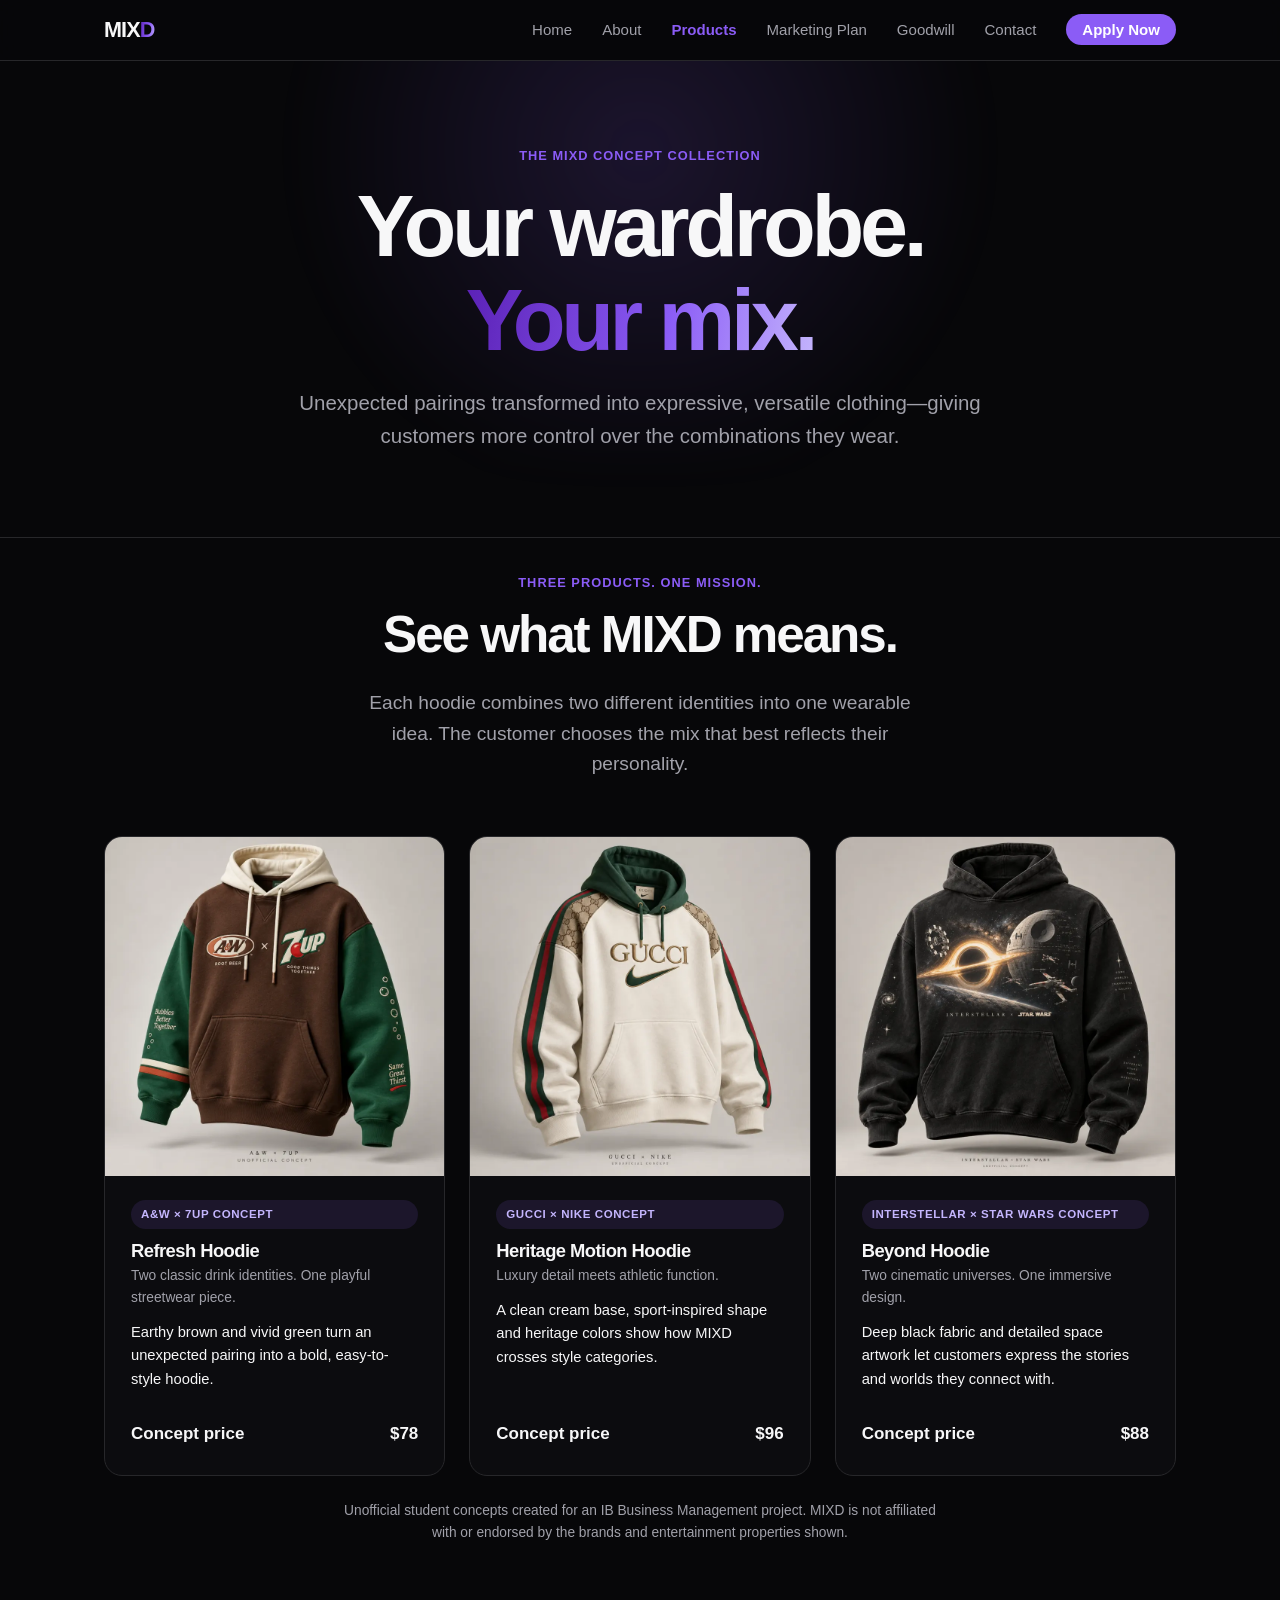
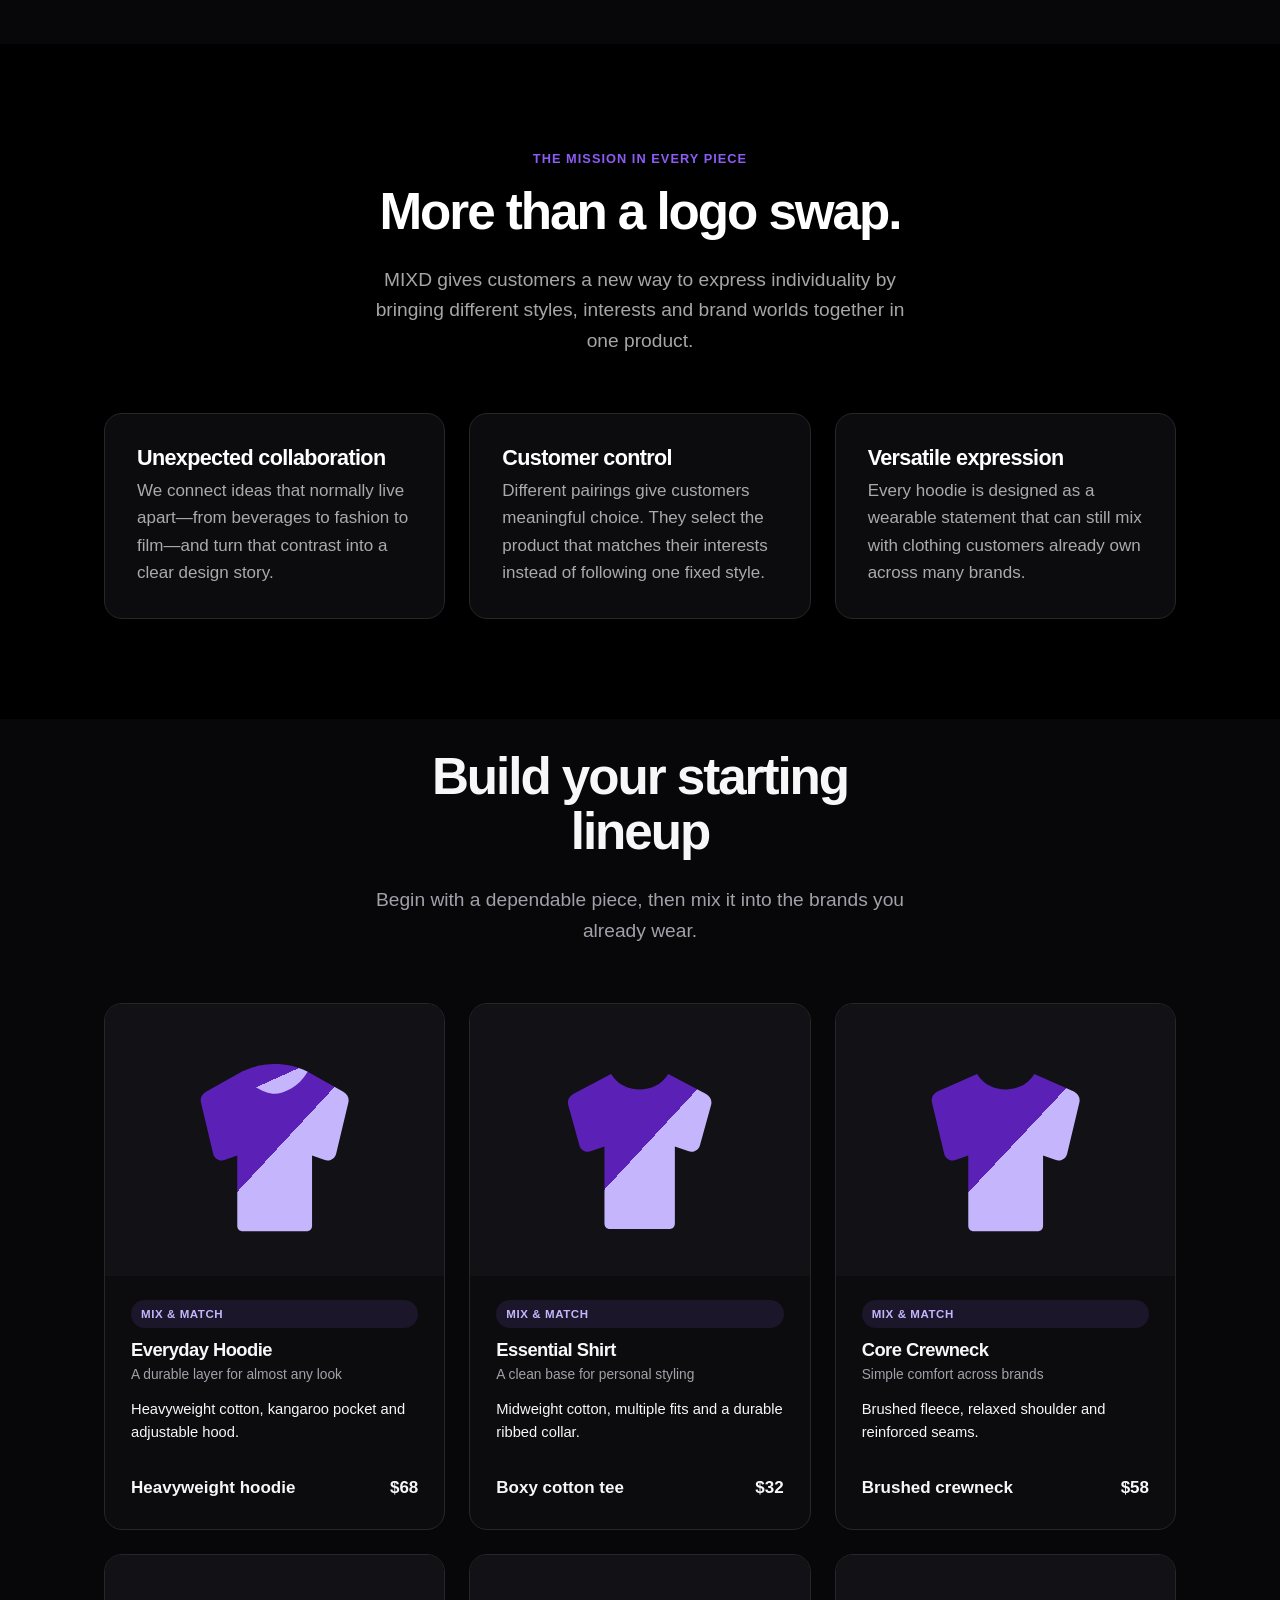
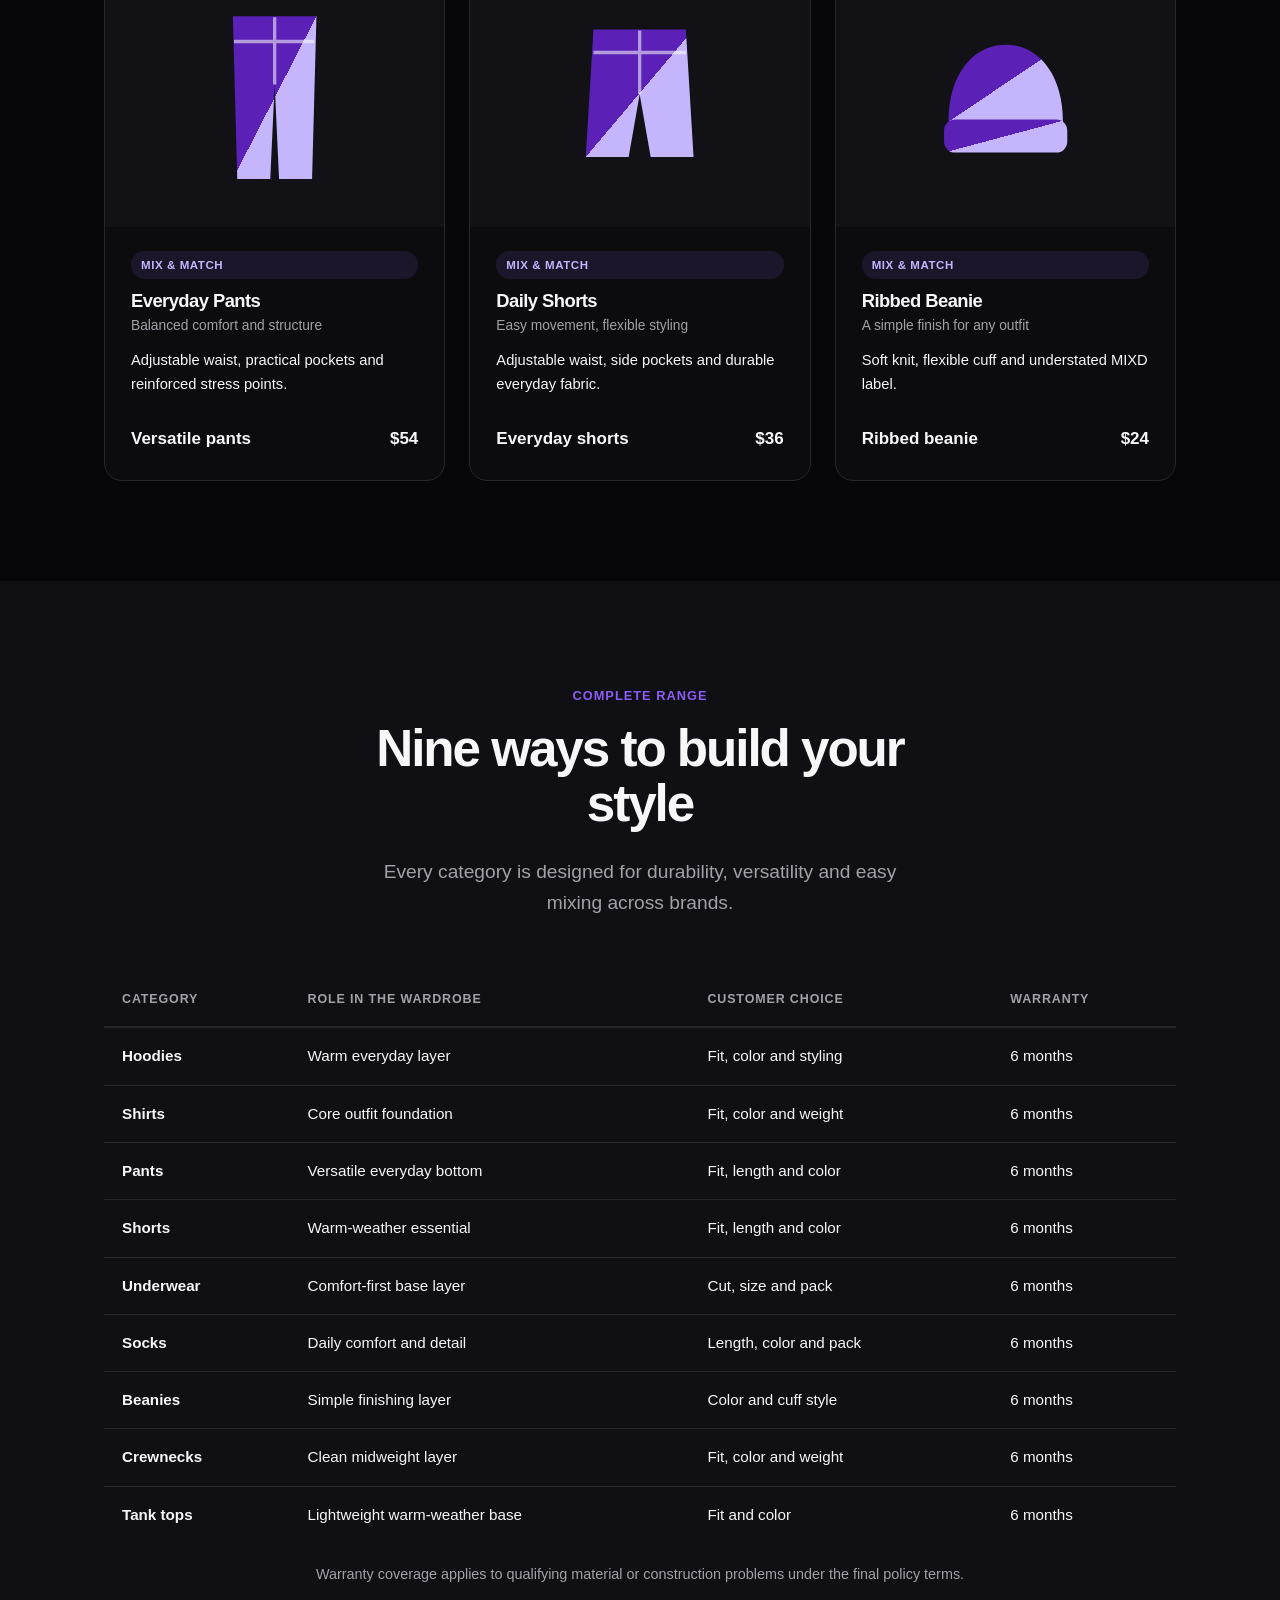
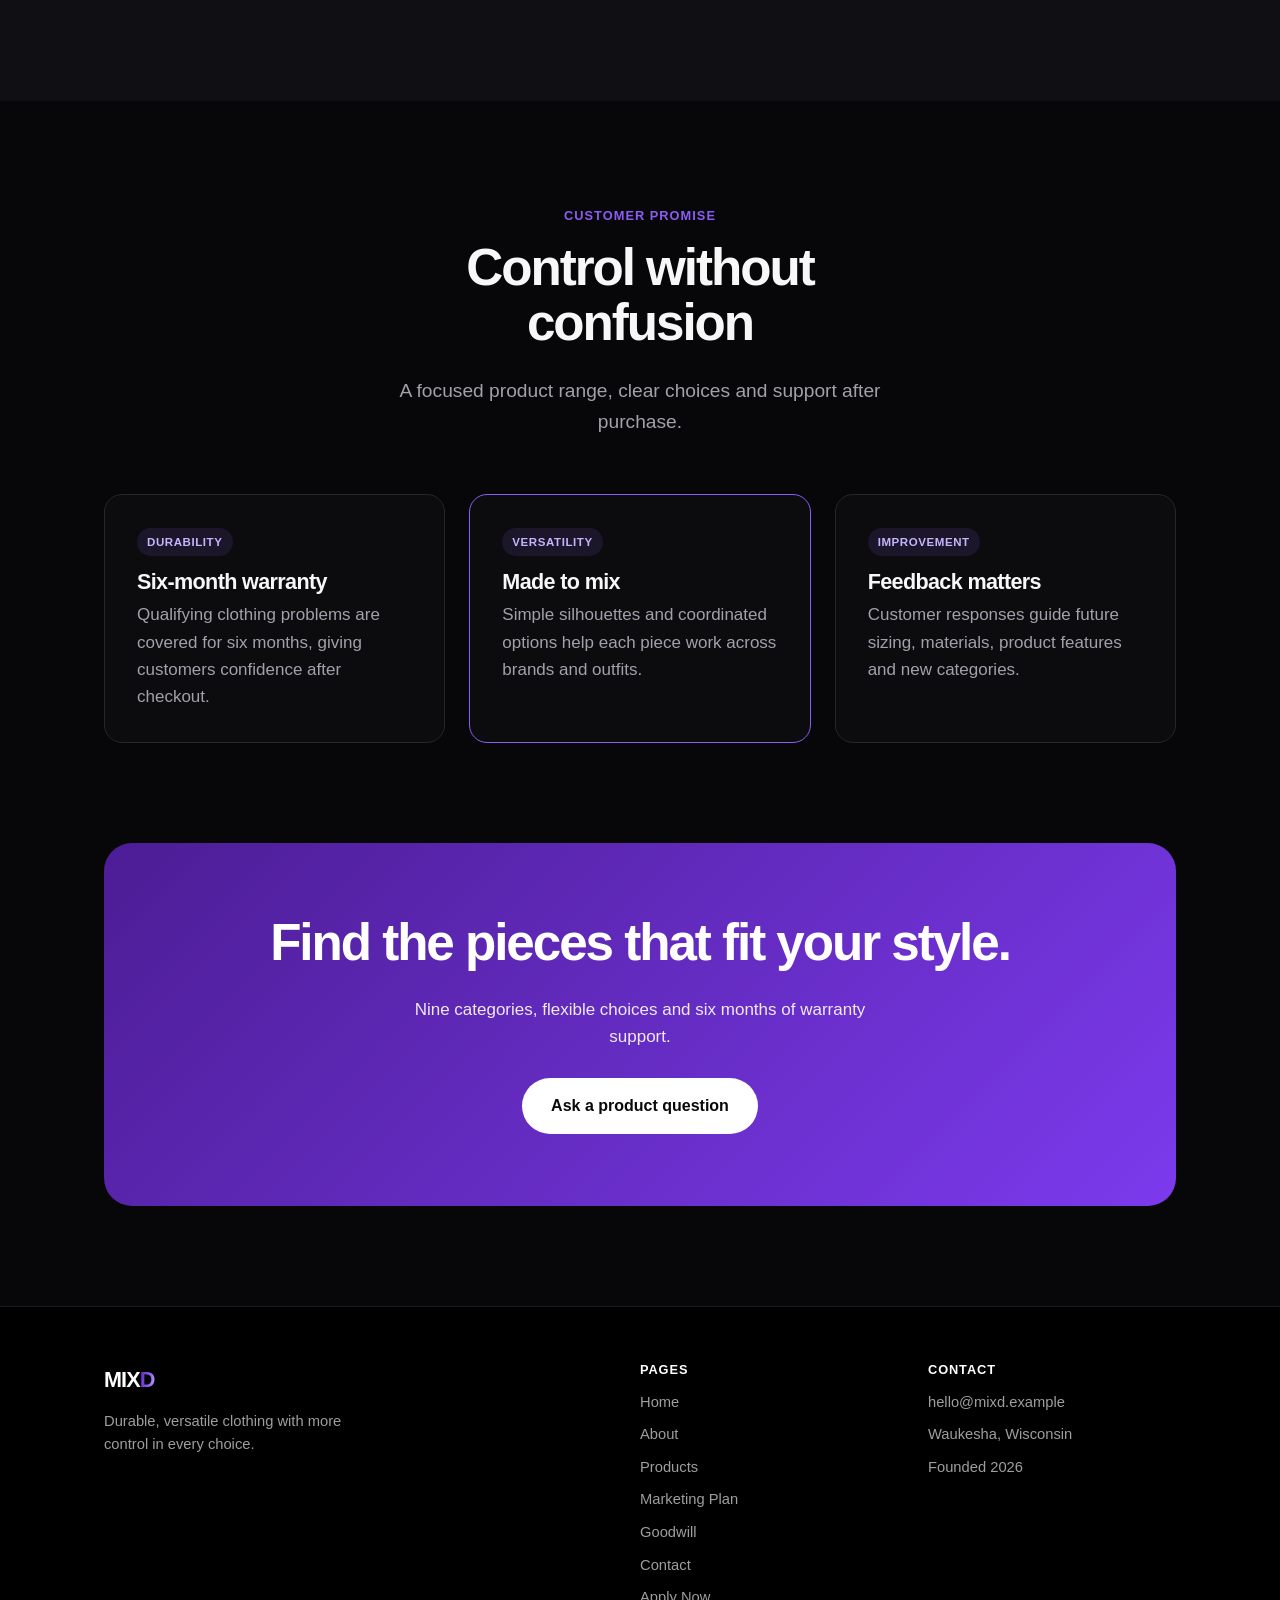
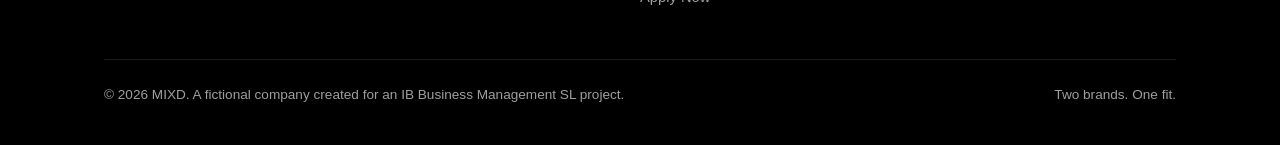
<file: products.html>
<!DOCTYPE html>
<!--
  ============================================================================
  MIXD — PRODUCTS PAGE  (products.html)
  ============================================================================
  This page lists everything the business sells.

  HOW TO ADD A NEW PRODUCT:
    1. Find a product block below — it starts with  <article class="product">
       and ends with  </article>
    2. Copy the WHOLE block, from <article ...> to </article>
    3. Paste it directly after the block you copied
    4. Change the name, description, category, and price
    5. Keep the two stop colours inside the approved purple palette
    6. IMPORTANT: change  id="mixN"  to a number no other product uses,
       and change  fill="url(#mixN)"  to match it. Every product needs a
       different id or the colours will be wrong.
  ============================================================================
-->
<html lang="en">
<head>
  <meta charset="UTF-8">
  <meta name="viewport" content="width=device-width, initial-scale=1.0">
  <meta name="theme-color" content="#000000">
  <title>Products — MIXD</title>
  <meta name="description" content="Explore MIXD hoodies, shirts, pants, shorts, underwear, socks, beanies, crewnecks and tank tops.">
  <link rel="icon" href="visuals/exports/favicon.svg" type="image/svg+xml">
  <link rel="icon" href="visuals/exports/favicon-32.png" type="image/png" sizes="32x32">
  <meta property="og:image" content="https://clwx-31.github.io/mixd-website/visuals/exports/og-image.png">
  <meta property="og:image:width" content="1200">
  <meta property="og:image:height" content="630">
  <meta property="og:image:alt" content="MIXD — Two brands. One fit. Durable, versatile clothing from Waukesha, Wisconsin.">
  <meta name="twitter:card" content="summary_large_image">
  <meta name="twitter:image" content="https://clwx-31.github.io/mixd-website/visuals/exports/og-image.png">
  <link rel="stylesheet" href="css/style.css">
</head>

<body>

  <!-- ======================= HEADER / NAVIGATION ======================= -->
  <header class="site-header">
    <div class="wrap nav">
      <a class="logo" href="index.html">MIX<span class="grad">D</span></a>
      <button class="nav-toggle" aria-label="Open menu" aria-expanded="false">☰</button>
      <ul class="nav-links">
        <li><a href="index.html">Home</a></li>
        <li><a href="about.html">About</a></li>
        <li><a class="active" href="products.html">Products</a></li>
        <li><a href="marketing.html">Marketing Plan</a></li>
        <li><a href="goodwill.html">Goodwill</a></li>
        <li><a href="contact.html">Contact</a></li>
        <li><a class="nav-cta" href="apply.html">Apply Now</a></li>
      </ul>
    </div>
  </header>

  <main>

    <!-- ============================ PAGE TITLE ============================ -->
    <section class="hero" style="padding: 80px 0 50px;">
      <div class="wrap">
        <span class="eyebrow">The MIXD concept collection</span>
        <h1>Your wardrobe.<br><span class="grad">Your mix.</span></h1>
        <p class="lead center">
          Unexpected pairings transformed into expressive, versatile clothing—giving
          customers more control over the combinations they wear.
        </p>
      </div>
    </section>


    <!-- ====================================================================
         MIXD CONCEPT COLLECTION — student concepts, not official releases
         ==================================================================== -->
    <section class="reveal" style="padding-top:30px;">
      <div class="wrap">
        <div class="section-head">
          <span class="eyebrow">Three products. One mission.</span>
          <h2>See what MIXD means.</h2>
          <p class="lead center">
            Each hoodie combines two different identities into one wearable idea.
            The customer chooses the mix that best reflects their personality.
          </p>
        </div>

        <div class="grid cols-3">
          <article class="product">
            <div class="product-art product-art--photo">
              <img src="visuals/exports/products/aw-7up-refresh-hoodie.webp" alt="Brown, green and cream A&amp;W and 7UP concept hoodie" width="900" height="900">
            </div>
            <div class="product-body">
              <span class="tag">A&amp;W × 7UP concept</span>
              <h3 style="margin-top:12px;">Refresh Hoodie</h3>
              <p class="product-mix">Two classic drink identities. One playful streetwear piece.</p>
              <p style="font-size:0.92rem;">Earthy brown and vivid green turn an unexpected pairing into a bold, easy-to-style hoodie.</p>
              <div class="product-price"><span>Concept price</span><span>$78</span></div>
            </div>
          </article>

          <article class="product">
            <div class="product-art product-art--photo">
              <img src="visuals/exports/products/gucci-nike-heritage-hoodie.webp" alt="Cream and green Gucci and Nike concept hoodie" width="900" height="900">
            </div>
            <div class="product-body">
              <span class="tag">Gucci × Nike concept</span>
              <h3 style="margin-top:12px;">Heritage Motion Hoodie</h3>
              <p class="product-mix">Luxury detail meets athletic function.</p>
              <p style="font-size:0.92rem;">A clean cream base, sport-inspired shape and heritage colors show how MIXD crosses style categories.</p>
              <div class="product-price"><span>Concept price</span><span>$96</span></div>
            </div>
          </article>

          <article class="product">
            <div class="product-art product-art--photo">
              <img src="visuals/exports/products/interstellar-star-wars-beyond-hoodie.webp" alt="Black Interstellar and Star Wars space concept hoodie" width="900" height="900">
            </div>
            <div class="product-body">
              <span class="tag">Interstellar × Star Wars concept</span>
              <h3 style="margin-top:12px;">Beyond Hoodie</h3>
              <p class="product-mix">Two cinematic universes. One immersive design.</p>
              <p style="font-size:0.92rem;">Deep black fabric and detailed space artwork let customers express the stories and worlds they connect with.</p>
              <div class="product-price"><span>Concept price</span><span>$88</span></div>
            </div>
          </article>
        </div>

        <p class="muted center" style="margin:24px auto 0; max-width:78ch; font-size:0.86rem;">
          Unofficial student concepts created for an IB Business Management project.
          MIXD is not affiliated with or endorsed by the brands and entertainment properties shown.
        </p>
      </div>
    </section>


    <!-- ====================================================================
         THE MIXD MISSION — how the concept products express the business idea
         ==================================================================== -->
    <section class="section-dark reveal">
      <div class="wrap">
        <div class="section-head">
          <span class="eyebrow">The mission in every piece</span>
          <h2>More than a logo swap.</h2>
          <p class="lead center">
            MIXD gives customers a new way to express individuality by bringing
            different styles, interests and brand worlds together in one product.
          </p>
        </div>

        <div class="grid cols-3">
          <div class="card">
            <h3>Unexpected collaboration</h3>
            <p>We connect ideas that normally live apart—from beverages to fashion to film—and turn that contrast into a clear design story.</p>
          </div>
          <div class="card">
            <h3>Customer control</h3>
            <p>Different pairings give customers meaningful choice. They select the product that matches their interests instead of following one fixed style.</p>
          </div>
          <div class="card">
            <h3>Versatile expression</h3>
            <p>Every hoodie is designed as a wearable statement that can still mix with clothing customers already own across many brands.</p>
          </div>
        </div>
      </div>
    </section>


    <!-- ====================================================================
         FEATURED CATEGORIES — the main product range
         Six visual examples from the nine-category range.
         ==================================================================== -->
    <section class="reveal" style="padding-top:30px;">
      <div class="wrap">
        <div class="section-head">
          <h2>Build your starting lineup</h2>
          <p class="lead center">Begin with a dependable piece, then mix it into the brands you already wear.</p>
        </div>

        <div class="grid cols-3">

          <!-- ---------- Product 1 ---------- -->
          <article class="product">
            <div class="product-art">
              <svg viewBox="0 0 200 200" role="img" aria-label="Hooded sweatshirt in deep violet and lavender">
                <defs><linearGradient id="mix1" x1="0" y1="0" x2="1" y2="1">
                  <stop offset="50%" stop-color="#5B21B6"/><stop offset="50%" stop-color="#C4B5FD"/>
                </linearGradient></defs>
                <path fill="url(#mix1)" d="M70 38 L38 56 C34 58 32 62 33 66 L44 112 C45 117 50 120 55 118 L66 114 L66 178 C66 181 68 183 71 183 L129 183 C132 183 134 181 134 178 L134 114 L145 118 C150 120 155 117 156 112 L167 66 C168 62 166 58 162 56 L130 38 Z"/>
                <path fill="url(#mix1)" d="M70 38 C78 52 92 58 100 58 C108 58 122 52 130 38 C120 33 110 31 100 31 C90 31 80 33 70 38 Z"/>
              </svg>
            </div>
            <div class="product-body">
              <span class="tag">Mix &amp; match</span>
              <h3 style="margin-top:12px;">Everyday Hoodie</h3>
              <p class="product-mix">A durable layer for almost any look</p>
              <p style="font-size:0.92rem;">Heavyweight cotton, kangaroo pocket and adjustable hood.</p>
              <div class="product-price"><span>Heavyweight hoodie</span><span>$68</span></div>
            </div>
          </article>

          <!-- ---------- Product 2 ---------- -->
          <article class="product">
            <div class="product-art">
              <svg viewBox="0 0 200 200" role="img" aria-label="T-shirt in deep violet and lavender">
                <defs><linearGradient id="mix2" x1="0" y1="0" x2="1" y2="1">
                  <stop offset="50%" stop-color="#5B21B6"/><stop offset="50%" stop-color="#C4B5FD"/>
                </linearGradient></defs>
                <path fill="url(#mix2)" d="M74 40 L40 58 C36 60 34 64 35 68 L45 104 C46 109 51 112 56 110 L68 106 L68 176 C68 179 70 181 73 181 L127 181 C130 181 132 179 132 176 L132 106 L144 110 C149 112 154 109 155 104 L165 68 C166 64 164 60 160 58 L126 40 C120 50 110 54 100 54 C90 54 80 50 74 40 Z"/>
              </svg>
            </div>
            <div class="product-body">
              <span class="tag">Mix &amp; match</span>
              <h3 style="margin-top:12px;">Essential Shirt</h3>
              <p class="product-mix">A clean base for personal styling</p>
              <p style="font-size:0.92rem;">Midweight cotton, multiple fits and a durable ribbed collar.</p>
              <div class="product-price"><span>Boxy cotton tee</span><span>$32</span></div>
            </div>
          </article>

          <!-- ---------- Product 3 ---------- -->
          <article class="product">
            <div class="product-art">
              <svg viewBox="0 0 200 200" role="img" aria-label="Crewneck sweatshirt in deep violet and lavender">
                <defs><linearGradient id="mix3" x1="0" y1="0" x2="1" y2="1">
                  <stop offset="50%" stop-color="#5B21B6"/><stop offset="50%" stop-color="#C4B5FD"/>
                </linearGradient></defs>
                <path fill="url(#mix3)" d="M74 40 L38 56 C34 58 32 62 33 66 L44 112 C45 117 50 120 55 118 L66 114 L66 178 C66 181 68 183 71 183 L129 183 C132 183 134 181 134 178 L134 114 L145 118 C150 120 155 117 156 112 L167 66 C168 62 166 58 162 56 L126 40 C120 50 110 54 100 54 C90 54 80 50 74 40 Z"/>
              </svg>
            </div>
            <div class="product-body">
              <span class="tag">Mix &amp; match</span>
              <h3 style="margin-top:12px;">Core Crewneck</h3>
              <p class="product-mix">Simple comfort across brands</p>
              <p style="font-size:0.92rem;">Brushed fleece, relaxed shoulder and reinforced seams.</p>
              <div class="product-price"><span>Brushed crewneck</span><span>$58</span></div>
            </div>
          </article>

          <!-- ---------- Product 4 ---------- -->
          <article class="product">
            <div class="product-art">
              <svg viewBox="0 0 200 200" role="img" aria-label="Pants in deep violet and lavender">
                <defs><linearGradient id="mix4" x1="0" y1="0" x2="1" y2="1">
                  <stop offset="50%" stop-color="#5B21B6"/><stop offset="50%" stop-color="#C4B5FD"/>
                </linearGradient></defs>
                <path fill="url(#mix4)" d="M62 32h76l-4 148H104l-4-86-4 86H66L62 32Z"/>
                <path fill="none" stroke="#FFFFFF" stroke-opacity="0.55" stroke-width="3" d="M63 55h73M100 33v61"/>
              </svg>
            </div>
            <div class="product-body">
              <span class="tag">Mix &amp; match</span>
              <h3 style="margin-top:12px;">Everyday Pants</h3>
              <p class="product-mix">Balanced comfort and structure</p>
              <p style="font-size:0.92rem;">Adjustable waist, practical pockets and reinforced stress points.</p>
              <div class="product-price"><span>Versatile pants</span><span>$54</span></div>
            </div>
          </article>

          <!-- ---------- Product 5 ---------- -->
          <article class="product">
            <div class="product-art">
              <svg viewBox="0 0 200 200" role="img" aria-label="Shorts in deep violet and lavender">
                <defs><linearGradient id="mix5" x1="0" y1="0" x2="1" y2="1">
                  <stop offset="50%" stop-color="#5B21B6"/><stop offset="50%" stop-color="#C4B5FD"/>
                </linearGradient></defs>
                <path fill="url(#mix5)" d="M58 44h84l7 116h-39l-10-57-10 57H51L58 44Z"/>
                <path fill="none" stroke="#FFFFFF" stroke-opacity="0.55" stroke-width="3" d="M58 65h84M100 45v58"/>
              </svg>
            </div>
            <div class="product-body">
              <span class="tag">Mix &amp; match</span>
              <h3 style="margin-top:12px;">Daily Shorts</h3>
              <p class="product-mix">Easy movement, flexible styling</p>
              <p style="font-size:0.92rem;">Adjustable waist, side pockets and durable everyday fabric.</p>
              <div class="product-price"><span>Everyday shorts</span><span>$36</span></div>
            </div>
          </article>

          <!-- ---------- Product 6 ---------- -->
          <article class="product">
            <div class="product-art">
              <svg viewBox="0 0 200 200" role="img" aria-label="Beanie hat in deep violet and lavender">
                <defs><linearGradient id="mix6" x1="0" y1="0" x2="1" y2="1">
                  <stop offset="50%" stop-color="#5B21B6"/><stop offset="50%" stop-color="#C4B5FD"/>
                </linearGradient></defs>
                <path fill="url(#mix6)" d="M48 128 C48 84 71 58 100 58 C129 58 152 84 152 128 Z"/>
                <rect x="44" y="126" width="112" height="30" rx="10" fill="url(#mix6)"/>
              </svg>
            </div>
            <div class="product-body">
              <span class="tag">Mix &amp; match</span>
              <h3 style="margin-top:12px;">Ribbed Beanie</h3>
              <p class="product-mix">A simple finish for any outfit</p>
              <p style="font-size:0.92rem;">Soft knit, flexible cuff and understated MIXD label.</p>
              <div class="product-price"><span>Ribbed beanie</span><span>$24</span></div>
            </div>
          </article>

        </div>
      </div>
    </section>


    <!-- ====================================================================
         COMPLETE RANGE — all nine product categories
         ==================================================================== -->
    <section class="section-soft reveal">
      <div class="wrap">
        <div class="section-head">
          <span class="eyebrow">Complete range</span>
          <h2>Nine ways to build your style</h2>
          <p class="lead center">
            Every category is designed for durability, versatility and easy mixing across brands.
          </p>
        </div>

        <div class="table-scroll">
          <table>
            <thead>
              <tr>
                <th>Category</th>
                <th>Role in the wardrobe</th>
                <th>Customer choice</th>
                <th>Warranty</th>
              </tr>
            </thead>
            <tbody>
              <tr><td><strong>Hoodies</strong></td><td>Warm everyday layer</td><td>Fit, color and styling</td><td>6 months</td></tr>
              <tr><td><strong>Shirts</strong></td><td>Core outfit foundation</td><td>Fit, color and weight</td><td>6 months</td></tr>
              <tr><td><strong>Pants</strong></td><td>Versatile everyday bottom</td><td>Fit, length and color</td><td>6 months</td></tr>
              <tr><td><strong>Shorts</strong></td><td>Warm-weather essential</td><td>Fit, length and color</td><td>6 months</td></tr>
              <tr><td><strong>Underwear</strong></td><td>Comfort-first base layer</td><td>Cut, size and pack</td><td>6 months</td></tr>
              <tr><td><strong>Socks</strong></td><td>Daily comfort and detail</td><td>Length, color and pack</td><td>6 months</td></tr>
              <tr><td><strong>Beanies</strong></td><td>Simple finishing layer</td><td>Color and cuff style</td><td>6 months</td></tr>
              <tr><td><strong>Crewnecks</strong></td><td>Clean midweight layer</td><td>Fit, color and weight</td><td>6 months</td></tr>
              <tr><td><strong>Tank tops</strong></td><td>Lightweight warm-weather base</td><td>Fit and color</td><td>6 months</td></tr>
            </tbody>
          </table>
        </div>

        <p class="muted center" style="margin-top:20px; font-size:0.9rem;">
          Warranty coverage applies to qualifying material or construction problems under the final policy terms.
        </p>
      </div>
    </section>


    <!-- ====================================================================
         CUSTOMER PROMISE — what makes the offer different
         ==================================================================== -->
    <section class="reveal">
      <div class="wrap">
        <div class="section-head">
          <span class="eyebrow">Customer promise</span>
          <h2>Control without confusion</h2>
          <p class="lead center">
            A focused product range, clear choices and support after purchase.
          </p>
        </div>

        <div class="grid cols-3">
          <div class="card">
            <span class="tag">Durability</span>
            <h3 style="margin-top:14px;">Six-month warranty</h3>
            <p>Qualifying clothing problems are covered for six months, giving customers confidence after checkout.</p>
          </div>
          <div class="card" style="border-color:var(--brand-violet);">
            <span class="tag">Versatility</span>
            <h3 style="margin-top:14px;">Made to mix</h3>
            <p>Simple silhouettes and coordinated options help each piece work across brands and outfits.</p>
          </div>
          <div class="card">
            <span class="tag">Improvement</span>
            <h3 style="margin-top:14px;">Feedback matters</h3>
            <p>Customer responses guide future sizing, materials, product features and new categories.</p>
          </div>
        </div>
      </div>
    </section>


    <!-- ============================ CALL TO ACTION ============================ -->
    <section style="padding-top:0;">
      <div class="wrap">
        <div class="cta reveal">
          <h2>Find the pieces that fit your style.</h2>
          <p>Nine categories, flexible choices and six months of warranty support.</p>
          <a class="btn btn-light" href="contact.html">Ask a product question</a>
        </div>
      </div>
    </section>

  </main>

  <!-- ============================= FOOTER ============================= -->
  <footer class="site-footer">
    <div class="wrap">
      <div class="footer-grid">
        <div>
          <a class="logo" href="index.html">MIX<span class="grad">D</span></a>
          <p style="margin-top:12px; max-width:34ch;">
            Durable, versatile clothing with more control in every choice.
          </p>
        </div>
        <div>
          <h4>Pages</h4>
          <ul>
            <li><a href="index.html">Home</a></li>
            <li><a href="about.html">About</a></li>
            <li><a href="products.html">Products</a></li>
            <li><a href="marketing.html">Marketing Plan</a></li>
            <li><a href="goodwill.html">Goodwill</a></li>
            <li><a href="contact.html">Contact</a></li>
            <li><a href="apply.html">Apply Now</a></li>
          </ul>
        </div>
        <div>
          <h4>Contact</h4>
          <ul>
            <li><a href="mailto:hello@mixd.example">hello@mixd.example</a></li>
            <li>Waukesha, Wisconsin</li>
            <li>Founded 2026</li>
          </ul>
        </div>
      </div>
      <div class="footer-bottom">
        <span>&copy; <span class="js-year">2026</span> MIXD. A fictional company created for an IB Business Management SL project.</span>
        <span>Two brands. One fit.</span>
      </div>
    </div>
  </footer>

  <script src="js/main.js"></script>
</body>
</html>
</file>
<file: css/style.css>
/* ==========================================================================
   MIXD — MAIN STYLESHEET
   ==========================================================================
   This one file controls how the WHOLE website looks.
   Every page (index.html, about.html, etc.) loads this file.

   HOW TO CHANGE THE COLOURS:
   Scroll to "1. DESIGN TOKENS" just below. Change the colour codes there
   and every page updates automatically. You do not need to touch anything else.

   Colour codes are "hex" codes, e.g. #8B5CF6. You can pick new ones at
   https://coolors.co or just Google "hex color picker".
   ========================================================================== */


/* ==========================================================================
   1. DESIGN TOKENS  —  ALL THE COLOURS AND SIZES LIVE HERE
   ========================================================================== */

:root {
  /* --- Brand colours: black first, white and purple only --- */
  --brand-violet:     #8B5CF6;
  --brand-violet-deep:#5B21B6;
  --brand-violet-soft:#C4B5FD;

  --gradient: linear-gradient(100deg, var(--brand-violet-deep), var(--brand-violet) 58%, var(--brand-violet-soft));

  /* --- Neutrals (backgrounds and text) --- */
  --bg:        #070709;   /* main page background */
  --bg-soft:   #101014;   /* alternating dark section */
  --bg-dark:   #000000;   /* deepest background */
  --ink:       #F7F7F8;   /* main text colour */
  --ink-soft:  #A1A1AA;   /* secondary / smaller text */
  --ink-invert:#FFFFFF;   /* text on dark backgrounds */
  --line:      #27272A;   /* thin divider lines and card borders */

  /* --- Shape and spacing --- */
  --radius:    18px;      /* how rounded the cards and buttons are */
  --radius-sm: 10px;
  --shadow:    0 8px 28px rgba(0, 0, 0, 0.28);
  --shadow-lg: 0 20px 55px rgba(0, 0, 0, 0.48);
  --maxw:      1120px;    /* how wide the content can get on big screens */

  /* --- Typography --- */
  --font: -apple-system, BlinkMacSystemFont, "SF Pro Display", "Segoe UI",
          Roboto, Helvetica, Arial, sans-serif;
}


/* ==========================================================================
   2. BASE / RESET  —  sensible defaults, you rarely need to edit this
   ========================================================================== */

*,
*::before,
*::after { box-sizing: border-box; }

html {
  scroll-behavior: smooth;
  -webkit-text-size-adjust: 100%;
}

body {
  margin: 0;
  font-family: var(--font);
  font-size: 17px;
  line-height: 1.6;
  color: var(--ink);
  background: var(--bg);
  -webkit-font-smoothing: antialiased;
  text-rendering: optimizeLegibility;
}

img { max-width: 100%; display: block; }

a { color: inherit; }

h1, h2, h3, h4 {
  margin: 0 0 0.5em;
  line-height: 1.08;
  letter-spacing: -0.03em;
  font-weight: 650;
}

h1 { font-size: clamp(3rem, 7vw, 5.4rem); letter-spacing: -0.05em; }
h2 { font-size: clamp(2rem, 4vw, 3.25rem); letter-spacing: -0.04em; }
h3 { font-size: 1.35rem; }

p { margin: 0 0 1em; }

/* Utility classes used across the pages */
.wrap      { width: 100%; max-width: var(--maxw); margin: 0 auto; padding: 0 24px; }
.center    { text-align: center; }
.muted     { color: var(--ink-soft); }
.lead      { font-size: 1.2rem; color: var(--ink-soft); max-width: 60ch; }
.lead.center { margin-left: auto; margin-right: auto; }

/* Makes a word or phrase print in the MIXD gradient. Use like:
   <span class="grad">mixed</span>  */
.grad {
  background: var(--gradient);
  -webkit-background-clip: text;
  background-clip: text;
  color: transparent;
}

/* Small pill-shaped label above headings */
.eyebrow {
  display: inline-block;
  font-size: 0.8rem;
  font-weight: 600;
  letter-spacing: 0.08em;
  text-transform: uppercase;
  color: var(--brand-violet);
  margin-bottom: 14px;
}


/* ==========================================================================
   3. BUTTONS
   ========================================================================== */

.btn {
  display: inline-block;
  padding: 14px 28px;
  border-radius: 999px;
  font-size: 1rem;
  font-weight: 600;
  text-decoration: none;
  border: 1px solid transparent;
  cursor: pointer;
  transition: transform 0.18s ease, box-shadow 0.18s ease, background-color 0.18s ease, border-color 0.18s ease;
}

.btn:hover { transform: translateY(-2px); }

/* Solid purple button — the main call to action */
.btn-primary {
  background: var(--brand-violet);
  color: #fff;
  box-shadow: 0 10px 28px rgba(139, 92, 246, 0.24);
}
.btn-primary:hover { background: #7C3AED; box-shadow: 0 14px 34px rgba(139, 92, 246, 0.32); }

/* Outlined button — the secondary action */
.btn-ghost {
  background: transparent;
  color: var(--ink);
  border-color: var(--line);
}
.btn-ghost:hover { background: var(--bg-soft); }

/* Button used on dark backgrounds */
.btn-light {
  background: #fff;
  color: #09090B;
}


/* ==========================================================================
   4. HEADER / NAVIGATION BAR
   --------------------------------------------------------------------------
   The frosted bar pinned to the top of every page.
   TO ADD OR RENAME A PAGE LINK: edit the <nav> block in EACH .html file.
   ========================================================================== */

.site-header {
  position: sticky;
  top: 0;
  z-index: 50;
  background: rgba(7, 7, 9, 0.78);
  backdrop-filter: saturate(180%) blur(20px);
  -webkit-backdrop-filter: saturate(180%) blur(20px);
  border-bottom: 1px solid var(--line);
}

.nav {
  display: flex;
  align-items: center;
  justify-content: space-between;
  height: 60px;
}

.logo {
  font-size: 1.35rem;
  font-weight: 700;
  letter-spacing: -0.04em;
  text-decoration: none;
  color: var(--ink);
}

.nav-links {
  display: flex;
  gap: 30px;
  list-style: none;
  margin: 0;
  padding: 0;
}

.nav-links a {
  text-decoration: none;
  font-size: 0.94rem;
  color: var(--ink-soft);
  transition: color 0.15s ease;
}
.nav-links a:hover { color: var(--brand-violet); }

/* The page you are currently on gets this class (added in the HTML) */
.nav-links a.active { color: var(--brand-violet); font-weight: 600; }

/* "Apply Now" — the purple pill at the end of the menu */
.nav-links a.nav-cta {
  padding: 7px 16px;
  border-radius: 999px;
  background: var(--brand-violet);
  color: #fff;
  font-weight: 600;
}
.nav-links a.nav-cta:hover,
.nav-links a.nav-cta.active { background: var(--brand-violet-deep); color: #fff; }

/* Hamburger button — only visible on phones */
.nav-toggle {
  display: none;
  background: none;
  border: 0;
  font-size: 1.5rem;
  line-height: 1;
  cursor: pointer;
  color: var(--ink);
  padding: 4px 8px;
}


/* ==========================================================================
   5. SECTIONS AND LAYOUT HELPERS
   ========================================================================== */

section { padding: 100px 0; }

.section-soft { background: var(--bg-soft); }

.section-dark {
  background: var(--bg-dark);
  color: var(--ink-invert);
}
.section-dark .muted,
.section-dark .lead { color: rgba(255, 255, 255, 0.65); }

.section-head { max-width: 58ch; margin: 0 auto 56px; text-align: center; }

/* A responsive grid. Add .cols-2, .cols-3 or .cols-4 to set the columns. */
.grid { display: grid; gap: 24px; }
.cols-2 { grid-template-columns: repeat(2, 1fr); }
.cols-3 { grid-template-columns: repeat(3, 1fr); }
.cols-4 { grid-template-columns: repeat(4, 1fr); }

/* Two columns of unequal width, used for text-beside-image blocks */
.split {
  display: grid;
  grid-template-columns: 1fr 1fr;
  gap: 64px;
  align-items: center;
}


/* ==========================================================================
   6. CARDS
   ========================================================================== */

.card {
  background: #0C0C0F;
  border: 1px solid var(--line);
  border-radius: var(--radius);
  padding: 32px;
  transition: transform 0.25s ease, box-shadow 0.25s ease;
}
.card:hover { transform: translateY(-4px); border-color: #3F3F46; box-shadow: var(--shadow-lg); }

.card h3 { margin-bottom: 8px; }
.card p  { color: var(--ink-soft); margin-bottom: 0; }

.section-dark .card {
  background: #0C0C0F;
  border-color: var(--line);
}
.section-dark .card p { color: rgba(255, 255, 255, 0.65); }

/* Minimal purple marker at the top of a card */
.card-icon {
  width: 38px;
  height: 38px;
  border-radius: 10px;
  display: grid;
  place-items: center;
  font-size: 1.3rem;
  margin-bottom: 18px;
  color: var(--brand-violet-soft);
  background: rgba(139, 92, 246, 0.12);
  border: 1px solid rgba(139, 92, 246, 0.22);
}
.section-dark .card-icon { background: rgba(139, 92, 246, 0.12); }
.card-icon:not([style]) { font-size: 0; }
.card-icon:not([style])::after {
  content: "";
  width: 8px;
  height: 8px;
  border-radius: 50%;
  background: var(--brand-violet);
  box-shadow: 0 0 16px rgba(139, 92, 246, 0.7);
}

/* Monogram placeholders keep the team section polished until real photos arrive. */
.team-photo {
  width: 100%;
  aspect-ratio: 4 / 5;
  margin: 0 auto 22px;
  border: 1px solid rgba(139, 92, 246, 0.28);
  border-radius: 14px;
  display: grid;
  place-items: center;
  color: var(--brand-violet-soft);
  background: radial-gradient(circle at 50% 35%, rgba(139, 92, 246, 0.22), transparent 48%), #09090C;
  font-size: 3rem;
  font-weight: 650;
  letter-spacing: -0.05em;
}


/* ==========================================================================
   7. HERO (the big area at the top of the home page)
   ========================================================================== */

.hero {
  padding: 110px 0 90px;
  text-align: center;
  position: relative;
  overflow: hidden;
  border-bottom: 1px solid var(--line);
}

/* Soft coloured glow behind the hero text */
.hero::before {
  content: "";
  position: absolute;
  top: -220px;
  left: 50%;
  transform: translateX(-50%);
  width: 900px;
  height: 620px;
  background: radial-gradient(circle, rgba(139, 92, 246, 0.16), transparent 64%);
  filter: blur(20px);
  z-index: -1;
}

.hero h1 { margin-bottom: 20px; }
.hero .lead { margin: 0 auto 34px; font-size: 1.28rem; }

.hero-wordmark {
  margin-bottom: 20px;
  color: var(--ink-invert);
  font-size: clamp(1.8rem, 4vw, 2.8rem);
  font-weight: 700;
  letter-spacing: -0.06em;
  line-height: 1;
}

.hero-actions {
  display: flex;
  gap: 14px;
  justify-content: center;
  flex-wrap: wrap;
}

/* Dark home hero with a quiet center for readable copy. */
.hero--home {
  min-height: min(760px, calc(100svh - 60px));
  display: grid;
  place-items: center;
  color: var(--ink-invert);
  background-color: #000000;
  background-image: url("../visuals/exports/hero-background.svg");
  background-position: center;
  background-size: cover;
}

.hero--home::before { display: none; }
.hero--home .lead { color: rgba(255, 255, 255, 0.72); }
.hero--home .eyebrow { color: var(--brand-violet-soft); }
.hero--home .btn-ghost {
  color: #FFFFFF;
  border-color: rgba(255, 255, 255, 0.32);
}
.hero--home .btn-ghost:hover { background: rgba(255, 255, 255, 0.1); }


/* ==========================================================================
   8. PRODUCT CARDS AND THE T-SHIRT / HOODIE GRAPHICS
   --------------------------------------------------------------------------
   The garment pictures are drawn with code (SVG) instead of photo files,
   so the site stays fast and there are no images to manage.
   TO USE REAL PHOTOS INSTEAD: put your photo in the images/ folder and
   replace the <svg>...</svg> block with  <img src="images/your-photo.jpg" alt="">
   ========================================================================== */

.product {
  border: 1px solid var(--line);
  border-radius: var(--radius);
  overflow: hidden;
  background: #0C0C0F;
  display: flex;
  flex-direction: column;
  transition: transform 0.25s ease, box-shadow 0.25s ease;
}
.product:hover { transform: translateY(-5px); border-color: #3F3F46; box-shadow: var(--shadow-lg); }

.product-art {
  aspect-ratio: 4 / 3;
  display: grid;
  place-items: center;
  padding: 26px;
  background: #111116;
}
.product-art svg { width: 100%; height: 100%; max-height: 220px; }

/* Full product photography used by the MIXD concept collection. */
.product-art--photo {
  aspect-ratio: 1 / 1;
  padding: 0;
  overflow: hidden;
}

.product-art--photo img {
  width: 100%;
  height: 100%;
  display: block;
  object-fit: cover;
  transition: transform 0.45s ease;
}

.product:hover .product-art--photo img { transform: scale(1.025); }

.product-body { padding: 24px 26px 28px; flex: 1; display: flex; flex-direction: column; }
.product-body h3 { margin-bottom: 4px; font-size: 1.15rem; }

.product-mix {
  font-size: 0.86rem;
  color: var(--ink-soft);
  margin-bottom: 12px;
}

.product-price {
  margin-top: auto;
  padding-top: 14px;
  font-weight: 600;
  display: flex;
  justify-content: space-between;
  align-items: baseline;
}

.tag {
  display: inline-block;
  font-size: 0.72rem;
  font-weight: 600;
  letter-spacing: 0.05em;
  text-transform: uppercase;
  padding: 5px 10px;
  border-radius: 999px;
  background: rgba(139, 92, 246, 0.12);
  color: var(--brand-violet-soft);
}


/* ==========================================================================
   9. STATISTICS ROW
   ========================================================================== */

.stats { display: grid; grid-template-columns: repeat(4, 1fr); gap: 24px; }
.stat { text-align: center; }
.stat-num {
  font-size: clamp(2.2rem, 5vw, 3.2rem);
  font-weight: 700;
  letter-spacing: -0.03em;
  line-height: 1;
  margin-bottom: 6px;
}
.stat-label { font-size: 0.92rem; color: var(--ink-soft); }
.section-dark .stat-label { color: rgba(255, 255, 255, 0.6); }


/* ==========================================================================
   10. STEPS ("How it works" numbered list)
   ========================================================================== */

.step-num {
  width: 40px;
  height: 40px;
  border-radius: 50%;
  display: grid;
  place-items: center;
  font-weight: 700;
  color: #fff;
  background: var(--gradient);
  margin-bottom: 18px;
}


/* ==========================================================================
   11. TABLES (used on the Marketing Plan page)
   ========================================================================== */

.table-scroll { overflow-x: auto; -webkit-overflow-scrolling: touch; }

table {
  width: 100%;
  border-collapse: collapse;
  font-size: 0.95rem;
  min-width: 560px;
}

th, td {
  text-align: left;
  padding: 16px 18px;
  border-bottom: 1px solid var(--line);
  vertical-align: top;
}

thead th {
  font-size: 0.78rem;
  text-transform: uppercase;
  letter-spacing: 0.07em;
  color: var(--ink-soft);
  border-bottom: 2px solid var(--line);
}

tbody tr:last-child td { border-bottom: 0; }


/* ==========================================================================
   12. SWOT GRID (Marketing Plan page)
   ========================================================================== */

.swot { display: grid; grid-template-columns: repeat(2, 1fr); gap: 20px; }

.swot-box {
  border-radius: var(--radius);
  padding: 28px;
  border: 1px solid var(--line);
  border-top: 4px solid var(--brand-violet);
  background: #0C0C0F;
}
.swot-box:nth-child(2) { border-top-color: #A78BFA; }
.swot-box:nth-child(3) { border-top-color: #7C3AED; }
.swot-box:nth-child(4) { border-top-color: #C4B5FD; }

.swot-box h3 { font-size: 1.05rem; margin-bottom: 12px; }
.swot-box ul { margin: 0; padding-left: 18px; color: var(--ink-soft); }
.swot-box li { margin-bottom: 8px; }


/* ==========================================================================
   13. CONTACT FORM
   ========================================================================== */

.form-grid { display: grid; gap: 18px; }
.form-row  { display: grid; grid-template-columns: 1fr 1fr; gap: 18px; }

label {
  display: block;
  font-size: 0.88rem;
  font-weight: 600;
  margin-bottom: 7px;
}

input, textarea, select {
  width: 100%;
  padding: 13px 15px;
  font-family: inherit;
  font-size: 1rem;
  color: var(--ink);
  background: #0C0C0F;
  border: 1px solid var(--line);
  border-radius: var(--radius-sm);
  transition: border-color 0.15s ease, box-shadow 0.15s ease;
}

input:focus, textarea:focus, select:focus {
  outline: none;
  border-color: var(--brand-violet);
  box-shadow: 0 0 0 3px rgba(139, 92, 246, 0.16);
}

textarea { min-height: 140px; resize: vertical; }

/* Confirmation message that appears after pressing Send */
.form-note {
  display: none;
  margin-top: 16px;
  padding: 14px 16px;
  border-radius: var(--radius-sm);
  background: rgba(139, 92, 246, 0.14);
  color: var(--brand-violet-soft);
  font-size: 0.94rem;
}
.form-note.show { display: block; }

/* Canva job application preview on apply.html (US Letter page shape) */
.canva-embed {
  position: relative;
  max-width: 760px;
  margin: 0 auto;
  aspect-ratio: 8.5 / 11;
  border: 1px solid var(--line);
  border-radius: var(--radius);
  overflow: hidden;
  box-shadow: var(--shadow-lg);
  background: #fff;
}
.canva-embed iframe {
  position: absolute;
  inset: 0;
  width: 100%;
  height: 100%;
  border: 0;
}


/* ==========================================================================
   14. FAQ (click to open/close)
   ========================================================================== */

.faq details {
  border-bottom: 1px solid var(--line);
  padding: 20px 0;
}
.faq summary {
  cursor: pointer;
  font-weight: 600;
  list-style: none;
  display: flex;
  justify-content: space-between;
  gap: 20px;
}
.faq summary::-webkit-details-marker { display: none; }
.faq summary::after { content: "+"; font-size: 1.4rem; color: var(--ink-soft); line-height: 1; }
.faq details[open] summary::after { content: "\2013"; }
.faq details p { margin: 12px 0 0; color: var(--ink-soft); }


/* ==========================================================================
   15. CALL-TO-ACTION BANNER
   ========================================================================== */

.cta {
  border-radius: 28px;
  padding: 72px 40px;
  text-align: center;
  background: linear-gradient(135deg, #4C1D95, #7C3AED);
  color: #fff;
}
.cta h2 { color: #fff; }
.cta p  { color: rgba(255, 255, 255, 0.9); max-width: 52ch; margin: 0 auto 28px; }


/* ==========================================================================
   16. FOOTER
   ========================================================================== */

.site-footer {
  border-top: 1px solid rgba(255, 255, 255, 0.1);
  padding: 56px 0 40px;
  font-size: 0.92rem;
  color: rgba(255, 255, 255, 0.62);
  background: #000000;
}

.footer-grid {
  display: grid;
  grid-template-columns: 2fr 1fr 1fr;
  gap: 40px;
  margin-bottom: 40px;
}

.site-footer h4 {
  font-size: 0.8rem;
  text-transform: uppercase;
  letter-spacing: 0.07em;
  color: var(--ink-invert);
  margin-bottom: 14px;
}

.site-footer ul { list-style: none; margin: 0; padding: 0; }
.site-footer li { margin-bottom: 9px; }
.site-footer a { text-decoration: none; }
.site-footer .logo { color: var(--ink-invert); }
.site-footer a:hover { color: var(--ink-invert); }

.footer-bottom {
  border-top: 1px solid rgba(255, 255, 255, 0.1);
  padding-top: 24px;
  display: flex;
  justify-content: space-between;
  gap: 16px;
  flex-wrap: wrap;
  font-size: 0.85rem;
}


/* ==========================================================================
   17. SCROLL-IN ANIMATION (handled by js/main.js)
   ========================================================================== */

.reveal {
  opacity: 0;
  transform: translateY(22px);
  transition: opacity 0.6s ease, transform 0.6s ease;
}
.reveal.visible { opacity: 1; transform: none; }

/* Respect users who have asked their device to reduce motion */
@media (prefers-reduced-motion: reduce) {
  .reveal { opacity: 1; transform: none; transition: none; }
  html { scroll-behavior: auto; }
}


/* ==========================================================================
   18. RESPONSIVE  —  how the site rearranges on tablets and phones
   ========================================================================== */

/* Tablets */
@media (max-width: 900px) {
  .cols-4, .stats { grid-template-columns: repeat(2, 1fr); }
  .cols-3 { grid-template-columns: repeat(2, 1fr); }
  .split  { grid-template-columns: 1fr; gap: 40px; }
  .footer-grid { grid-template-columns: 1fr 1fr; }
}

/* Phones */
@media (max-width: 680px) {
  section { padding: 68px 0; }

  .hero--home { min-height: 620px; }

  .cols-2, .cols-3, .cols-4,
  .stats, .swot, .form-row { grid-template-columns: 1fr; }

  .footer-grid { grid-template-columns: 1fr; gap: 28px; }

  .cta { padding: 52px 24px; }
}

/* Menu: seven links need the ☰ button below 880px wide */
@media (max-width: 880px) {
  .nav-toggle { display: block; }

  /* Menu collapses into a dropdown; js/main.js adds the "open" class */
  .nav-links {
    position: absolute;
    top: 60px;
    left: 0;
    right: 0;
    flex-direction: column;
    gap: 0;
    background: rgba(7, 7, 9, 0.98);
    border-bottom: 1px solid var(--line);
    padding: 8px 24px 18px;
    display: none;
  }
  .nav-links.open { display: flex; }
  .nav-links a { display: block; padding: 12px 0; font-size: 1rem; }
  .nav-links a.nav-cta { display: inline-block; margin-top: 8px; padding: 10px 20px; }
}
</file>
